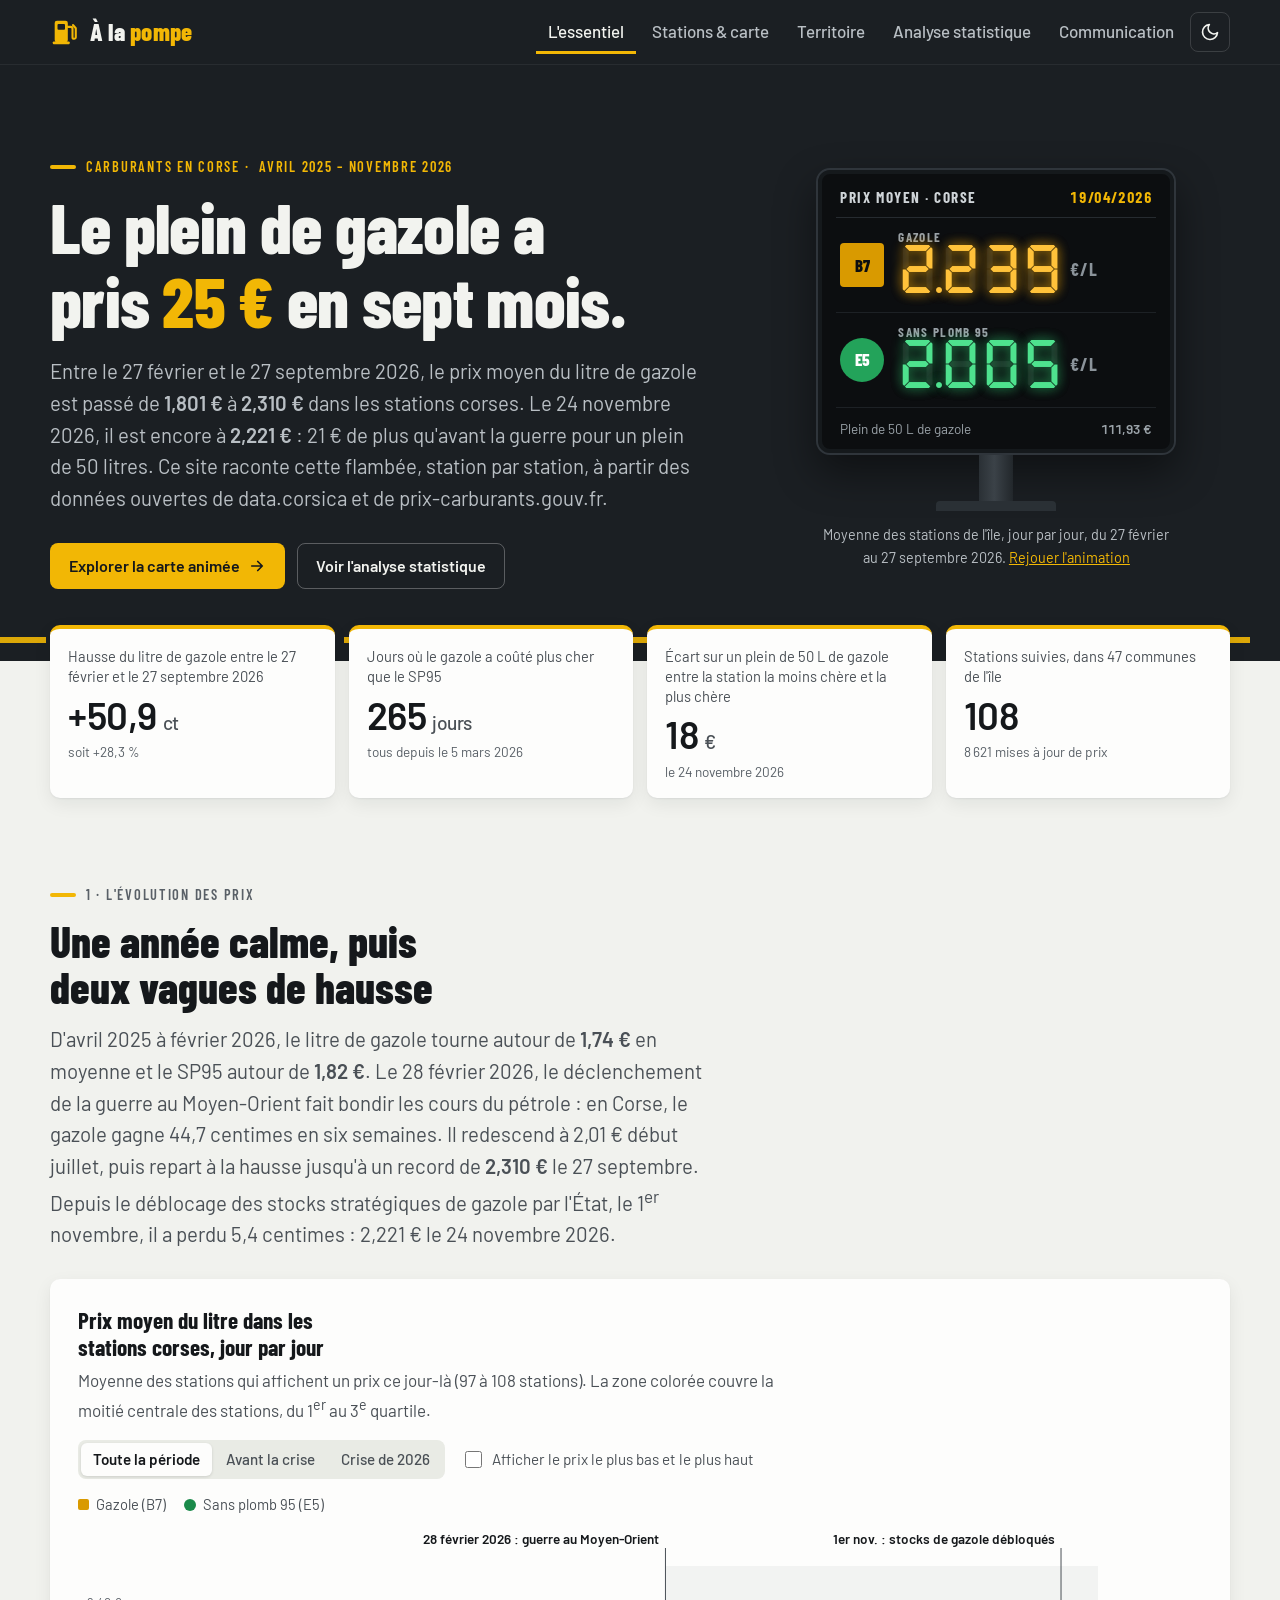
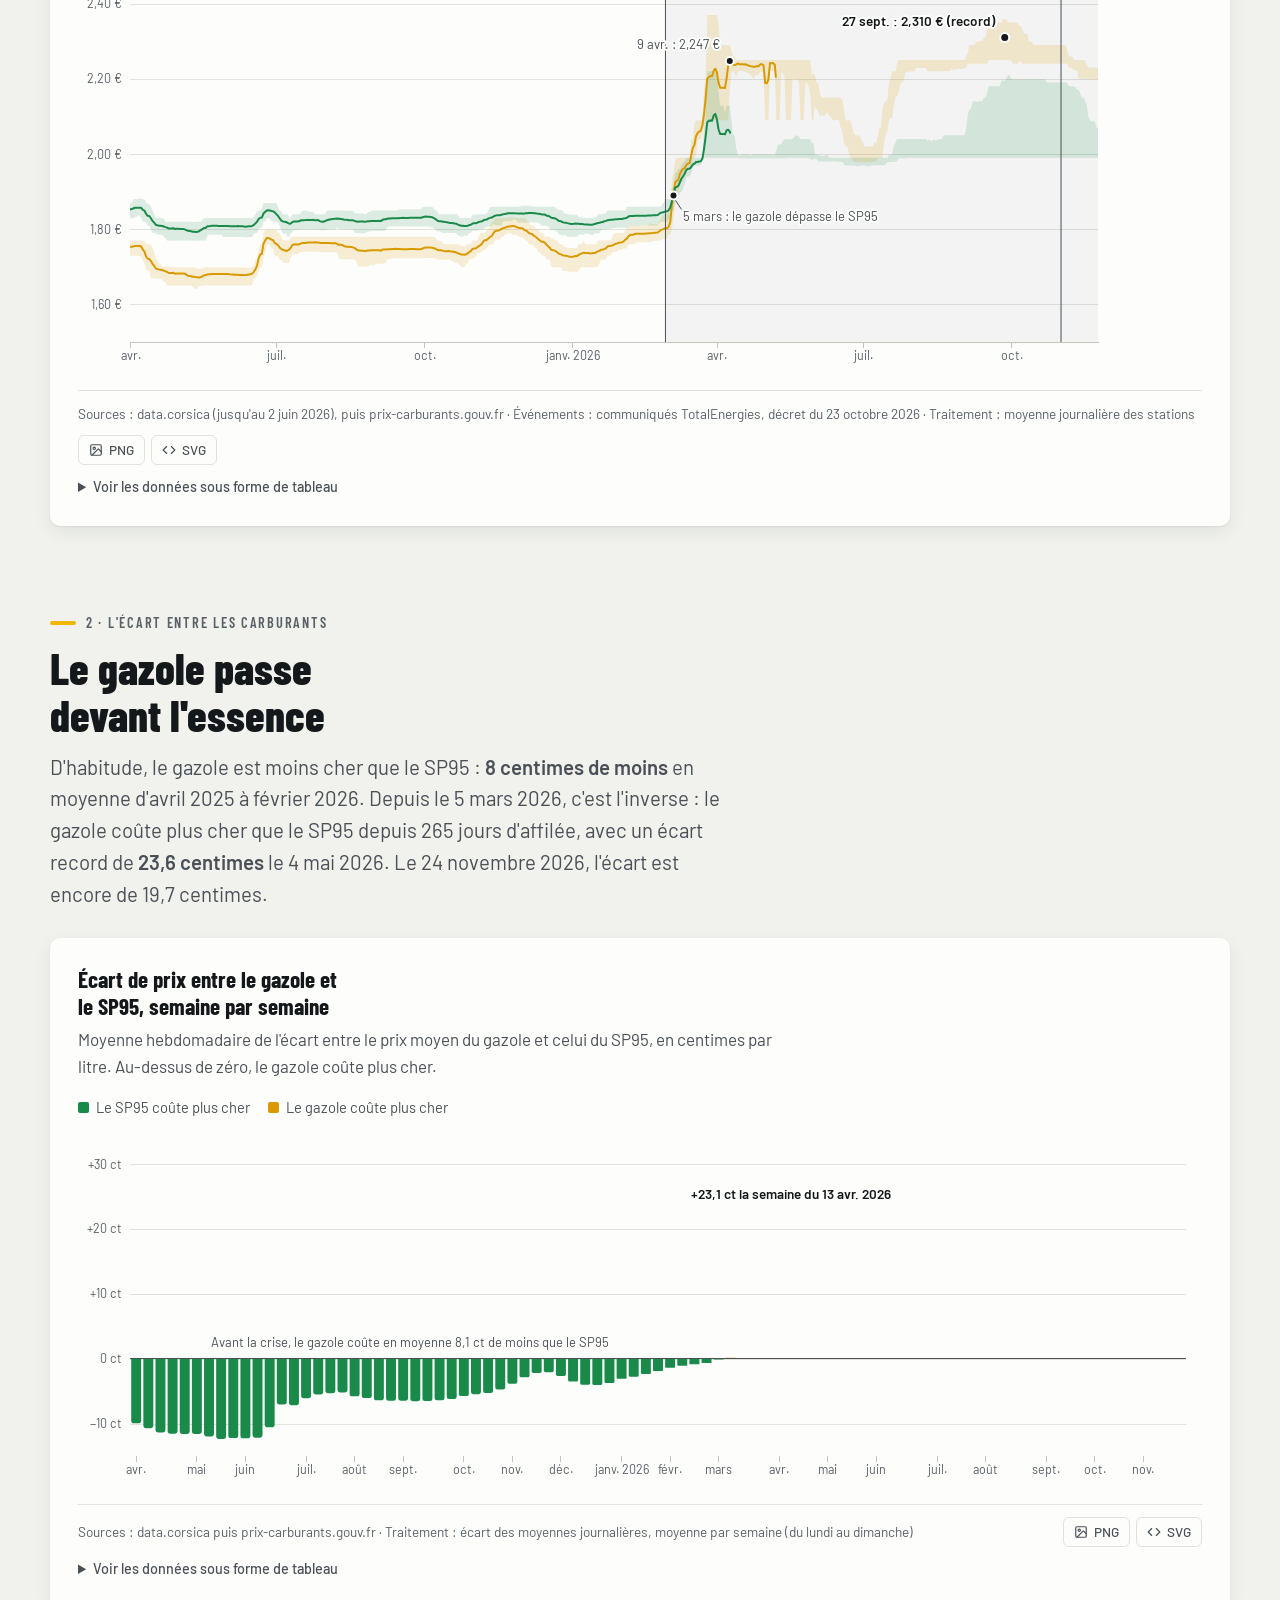
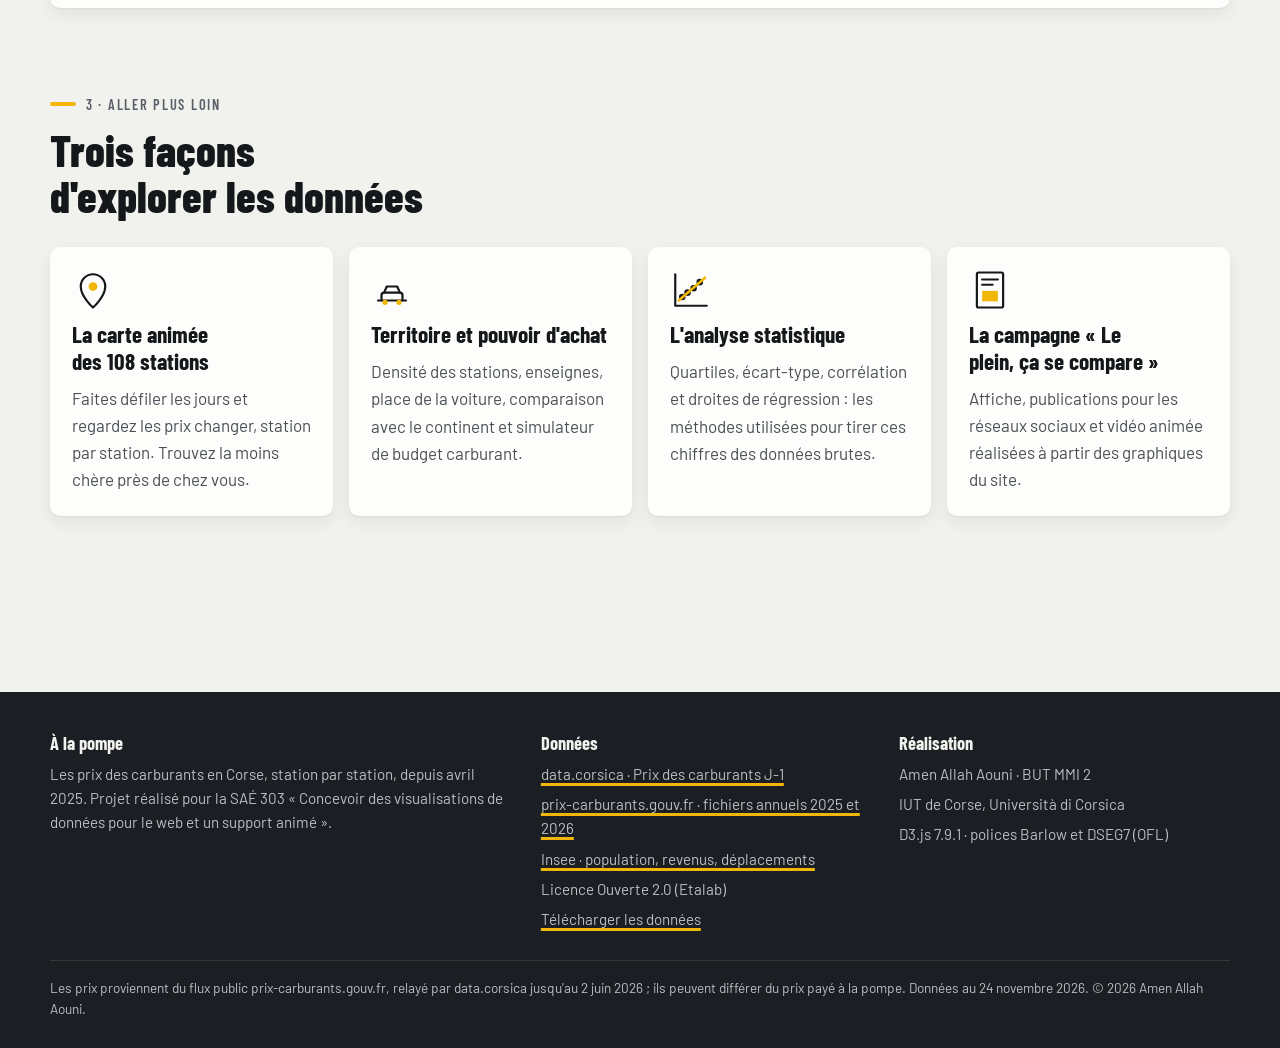
<file: site/index.html>
<!DOCTYPE html>
<html lang="fr">
<head>
  <meta charset="utf-8">
  <meta name="viewport" content="width=device-width, initial-scale=1">
  <title>À la pompe — les prix des carburants en Corse</title>
  <meta name="description" content="Les prix du gazole et du SP95 dans les 108 stations corses depuis avril 2025 : la flambée de 2026 racontée en données (SAÉ 303, BUT MMI).">
  <meta property="og:title" content="À la pompe — les prix des carburants en Corse">
  <meta property="og:description" content="La flambée des carburants de 2026 en Corse, station par station.">
  <meta property="og:image" content="communication/banniere-web-1200x630.png">
  <link rel="icon" href="img/favicon.svg" type="image/svg+xml">
  <link rel="stylesheet" href="css/style.css">
</head>
<body>
<a class="skip" href="#contenu">Aller au contenu</a>

<header class="site-header">
  <div class="wrap">
    <a class="logo" href="index.html" aria-label="À la pompe, accueil">
      <svg viewBox="0 0 32 32" aria-hidden="true"><rect x="5" y="4" width="14" height="23" rx="2.5" fill="#f2b705"/><rect x="8" y="7.5" width="8" height="6" rx="1" fill="#1b1f23"/><rect x="3" y="26" width="18" height="3" rx="1" fill="#f2b705"/><path d="M19 10.5h3a2 2 0 0 1 2 2v9a1.75 1.75 0 0 0 3.5 0v-9.5l-3-3.5" fill="none" stroke="#f2b705" stroke-width="2.2" stroke-linecap="round" stroke-linejoin="round"/></svg>
      <span>À la <em>pompe</em></span>
    </a>
    <button class="icon-btn burger" type="button" aria-expanded="false" aria-controls="nav" aria-label="Ouvrir le menu"><svg viewBox="0 0 24 24" fill="none" stroke="currentColor" stroke-width="2" stroke-linecap="round" aria-hidden="true"><path d="M4 7h16M4 12h16M4 17h16"/></svg></button>
    <nav class="nav" id="nav" aria-label="Navigation principale">
      <a href="index.html" aria-current="page">L'essentiel</a>
      <a href="stations.html">Stations &amp; carte</a>
      <a href="territoire.html">Territoire</a>
      <a href="analyse.html">Analyse statistique</a>
      <a href="communication.html">Communication</a>
      <button class="icon-btn theme-toggle" type="button" aria-label="Changer de thème"></button>
    </nav>
  </div>
</header>

<main id="contenu">
  <section class="band hero" aria-labelledby="titre">
    <div class="wrap">
      <div>
        <p class="eyebrow">Carburants en Corse · <span data-ap="periode">avril 2025 – novembre 2026</span></p>
        <h1 id="titre">Le plein de gazole a pris <span class="hl" data-kpi="surcout">25&nbsp;€</span> en <span data-kpi="duree">sept mois</span>.</h1>
        <p class="lede">Entre le 27 février et le <span data-kpi="date-pic">27 septembre 2026</span>, le prix moyen du litre de gazole est passé de <strong data-kpi="avant">1,801&nbsp;€</strong> à <strong data-kpi="pic">2,310&nbsp;€</strong> dans les stations corses. Le <span data-kpi="date-fin">24 novembre 2026</span>, il est encore à <strong data-kpi="dernier">2,221&nbsp;€</strong>&nbsp;: <span data-kpi="surcout-fin">21&nbsp;€</span> de plus qu'avant la guerre pour un plein de 50&nbsp;litres. Ce site raconte cette flambée, station par station, à partir des données ouvertes de data.corsica et de <span style="white-space:nowrap">prix-carburants.gouv.fr</span>.</p>
        <div class="actions">
          <a class="btn btn-mark" href="stations.html">Explorer la carte animée
            <svg viewBox="0 0 24 24" fill="none" stroke="currentColor" stroke-width="2.2" stroke-linecap="round" stroke-linejoin="round" aria-hidden="true"><path d="M5 12h14M13 6l6 6-6 6"/></svg></a>
          <a class="btn btn-ghost" href="analyse.html">Voir l'analyse statistique</a>
        </div>
      </div>

      <figure class="totem" aria-labelledby="totem-cap">
        <div class="totem-panel">
          <div class="totem-head"><span>Prix moyen · Corse</span><time id="totem-date" datetime="2026-09-27">27/09/2026</time></div>
          <div class="totem-row">
            <span class="fuel-badge b7" aria-hidden="true">B7</span>
            <div><div class="totem-name">Gazole</div><div class="led led-g" aria-live="off"><span class="ghost" aria-hidden="true">8.888</span><span class="on" id="led-g">2.310</span><small>€/L</small></div></div>
          </div>
          <div class="totem-row">
            <span class="fuel-badge e5" aria-hidden="true">E5</span>
            <div><div class="totem-name">Sans plomb 95</div><div class="led led-s" aria-live="off"><span class="ghost" aria-hidden="true">8.888</span><span class="on" id="led-s">2.109</span><small>€/L</small></div></div>
          </div>
          <div class="totem-foot"><span>Plein de 50&nbsp;L de gazole</span><strong class="num" id="totem-plein">115,49&nbsp;€</strong></div>
        </div>
        <div class="totem-pole"></div><div class="totem-base"></div>
        <figcaption class="totem-caption" id="totem-cap">Moyenne des stations de l'île, jour par jour, du 27 février au <span data-kpi="date-pic">27 septembre 2026</span>. <button class="totem-replay" type="button" id="totem-replay">Rejouer l'animation</button></figcaption>
      </figure>
    </div>
  </section>

  <section class="section" aria-label="Chiffres clés" style="padding-top:0">
    <div class="wrap">
      <div class="kpis" id="kpis">
        <div class="kpi"><div class="label">Hausse du litre de gazole entre le 27 février et le <span data-kpi="date-pic">27 septembre 2026</span></div><div class="value" data-kpi="hausse">+50,9<small>&nbsp;ct</small></div><div class="sub" data-kpi="hausse-pct">soit +28,3&nbsp;%</div></div>
        <div class="kpi"><div class="label">Jours où le gazole a coûté plus cher que le SP95</div><div class="value" data-kpi="jours">265<small>&nbsp;jours</small></div><div class="sub" data-kpi="jours-sub">tous depuis le 5 mars 2026</div></div>
        <div class="kpi"><div class="label">Écart sur un plein de 50&nbsp;L de gazole entre la station la moins chère et la plus chère</div><div class="value" data-kpi="ecart-plein">18<small>&nbsp;€</small></div><div class="sub" data-kpi="ecart-date">le 24 novembre 2026</div></div>
        <div class="kpi"><div class="label">Stations suivies, dans 47 communes de l'île</div><div class="value">108</div><div class="sub" data-kpi="maj">8&nbsp;621 mises à jour de prix</div></div>
      </div>
    </div>
  </section>

  <section class="section" aria-labelledby="s1">
    <div class="wrap">
      <div class="section-head">
        <p class="eyebrow">1 · L'évolution des prix</p>
        <h2 id="s1">Une année calme, puis deux vagues de hausse</h2>
        <p class="lede text">D'avril 2025 à février 2026, le litre de gazole tourne autour de <strong>1,74&nbsp;€</strong> en moyenne et le SP95 autour de <strong>1,82&nbsp;€</strong>. Le 28 février 2026, le déclenchement de la guerre au Moyen-Orient fait bondir les cours du pétrole&nbsp;: en Corse, le gazole gagne 44,7 centimes en six semaines. Il redescend à 2,01&nbsp;€ début juillet, puis repart à la hausse jusqu'à un record de <strong data-kpi="pic">2,310&nbsp;€</strong> le <span data-kpi="date-pic-court">27 septembre</span>. <span data-kpi="destockage">Depuis le déblocage des stocks stratégiques de gazole par l'État, le 1<sup>er</sup> novembre, il a perdu 5,4 centimes&nbsp;: 2,221&nbsp;€ le 24 novembre 2026.</span></p>
      </div>

      <figure class="chart-card" id="carte-evolution">
        <div class="chart-head">
          <h3>Prix moyen du litre dans les stations corses, jour par jour</h3>
          <p class="sub">Moyenne des stations qui affichent un prix ce jour-là (<span data-kpi="n-range">97 à 108</span> stations). La zone colorée couvre la moitié centrale des stations, du 1<sup>er</sup> au 3<sup>e</sup> quartile.</p>
        </div>
        <div class="controls">
          <div class="seg" role="group" aria-label="Période affichée" id="evo-periode">
            <button type="button" data-v="tout" aria-pressed="true">Toute la période</button>
            <button type="button" data-v="p1" aria-pressed="false">Avant la crise</button>
            <button type="button" data-v="p2" aria-pressed="false">Crise de 2026</button>
          </div>
          <label class="check"><input type="checkbox" id="evo-extremes"> Afficher le prix le plus bas et le plus haut</label>
        </div>
        <div class="legend" aria-hidden="true">
          <span><i class="key key-sq bg-g"></i>Gazole (B7)</span>
          <span><i class="key key-ci bg-s"></i>Sans plomb 95 (E5)</span>
        </div>
        <div class="chart" id="evolution" role="img" aria-label="Courbes du prix moyen du gazole et du SP95 en Corse d'avril 2025 à novembre 2026. Les prix restent stables autour de 1,74 et 1,82 euro jusqu'en février 2026, puis montent fortement en mars : le gazole atteint 2,247 euros le 9 avril, redescend vers 2,01 euros début juillet, culmine à 2,310 euros le 27 septembre, puis baisse en novembre jusqu'à 2,221 euros le 24 novembre. Il coûte plus cher que le SP95 depuis le 5 mars."></div>
        <figcaption class="chart-foot"><span>Sources : data.corsica (jusqu'au 2 juin 2026), puis prix-carburants.gouv.fr · Événements : communiqués TotalEnergies, décret du 23 octobre 2026 · Traitement : moyenne journalière des stations</span></figcaption>
      </figure>
    </div>
  </section>

  <section class="section" aria-labelledby="s2">
    <div class="wrap">
      <div class="section-head">
        <p class="eyebrow">2 · L'écart entre les carburants</p>
        <h2 id="s2">Le gazole passe devant l'essence</h2>
        <p class="lede text">D'habitude, le gazole est moins cher que le SP95&nbsp;: <strong>8 centimes de moins</strong> en moyenne d'avril 2025 à février 2026. Depuis le 5 mars 2026, c'est l'inverse&nbsp;: <span data-kpi="inversion">le gazole coûte plus cher que le SP95 depuis 265 jours d'affilée</span>, avec un écart record de <strong data-kpi="ecart-max">23,6 centimes</strong> le 4 mai 2026. <span data-kpi="ecart-fin-phrase">Le 24 novembre 2026, l'écart est encore de 19,7 centimes.</span></p>
      </div>
      <figure class="chart-card" id="carte-ecart">
        <div class="chart-head">
          <h3>Écart de prix entre le gazole et le SP95, semaine par semaine</h3>
          <p class="sub">Moyenne hebdomadaire de l'écart entre le prix moyen du gazole et celui du SP95, en centimes par litre. Au-dessus de zéro, le gazole coûte plus cher.</p>
        </div>
        <div class="legend" aria-hidden="true">
          <span><i class="key key-sq bg-s"></i>Le SP95 coûte plus cher</span>
          <span><i class="key key-sq bg-g"></i>Le gazole coûte plus cher</span>
        </div>
        <div class="chart" id="ecart" role="img" aria-label="Diagramme en barres de l'écart hebdomadaire entre gazole et SP95 : environ 8 centimes en faveur du gazole jusqu'en février 2026, puis un écart qui s'inverse début mars et dépasse 23 centimes en défaveur du gazole mi-avril. Il retombe à 3 centimes début juillet, remonte à plus de 22 centimes en août et reste entre 16 et 20 centimes jusqu'à fin novembre 2026."></div>
        <figcaption class="chart-foot"><span>Sources : data.corsica puis prix-carburants.gouv.fr · Traitement : écart des moyennes journalières, moyenne par semaine (du lundi au dimanche)</span></figcaption>
      </figure>
    </div>
  </section>

  <section class="section" aria-labelledby="s3">
    <div class="wrap">
      <div class="section-head">
        <p class="eyebrow">3 · Aller plus loin</p>
        <h2 id="s3">Trois façons d'explorer les données</h2>
      </div>
      <div class="cards">
        <a class="card" href="stations.html">
          <svg class="pic" viewBox="0 0 48 48" fill="none" stroke="currentColor" stroke-width="2.5" stroke-linejoin="round" aria-hidden="true"><path d="M24 44s14-12.4 14-24a14 14 0 0 0-28 0c0 11.6 14 24 14 24z"/><circle cx="24" cy="20" r="5" fill="var(--mark)" stroke="none"/></svg>
          <h3>La carte animée des 108 stations</h3>
          <p>Faites défiler les jours et regardez les prix changer, station par station. Trouvez la moins chère près de chez vous.</p>
        </a>
        <a class="card" href="territoire.html">
          <svg class="pic" viewBox="0 0 48 48" fill="none" stroke="currentColor" stroke-width="2.5" stroke-linecap="round" stroke-linejoin="round" aria-hidden="true"><path d="M8 36h32"/><path d="M12 36v-6a3 3 0 0 1 3-3h18a3 3 0 0 1 3 3v6"/><path d="M15 27l3-7h12l3 7"/><circle cx="16" cy="38" r="3" fill="var(--mark)" stroke="none"/><circle cx="32" cy="38" r="3" fill="var(--mark)" stroke="none"/></svg>
          <h3>Territoire et pouvoir d'achat</h3>
          <p>Densité des stations, enseignes, place de la voiture, comparaison avec le continent et simulateur de budget carburant.</p>
        </a>
        <a class="card" href="analyse.html">
          <svg class="pic" viewBox="0 0 48 48" fill="none" stroke="currentColor" stroke-width="2.5" stroke-linecap="round" aria-hidden="true"><path d="M6 42h36M6 42V6"/><circle cx="14" cy="32" r="2.5" fill="currentColor"/><circle cx="20" cy="27" r="2.5" fill="currentColor"/><circle cx="27" cy="22" r="2.5" fill="currentColor"/><circle cx="34" cy="15" r="2.5" fill="currentColor"/><path d="M10 36 40 10" stroke="var(--mark)" stroke-width="3"/></svg>
          <h3>L'analyse statistique</h3>
          <p>Quartiles, écart-type, corrélation et droites de régression&nbsp;: les méthodes utilisées pour tirer ces chiffres des données brutes.</p>
        </a>
        <a class="card" href="communication.html">
          <svg class="pic" viewBox="0 0 48 48" fill="none" stroke="currentColor" stroke-width="2.5" stroke-linejoin="round" aria-hidden="true"><rect x="9" y="4" width="30" height="40" rx="2"/><path d="M15 12h18M15 18h12" stroke-linecap="round"/><rect x="15" y="25" width="18" height="12" fill="var(--mark)" stroke="none"/></svg>
          <h3>La campagne «&nbsp;Le plein, ça se compare&nbsp;»</h3>
          <p>Affiche, publications pour les réseaux sociaux et vidéo animée réalisées à partir des graphiques du site.</p>
        </a>
      </div>
    </div>
  </section>
</main>

<footer class="site-footer">
  <div class="wrap">
    <div>
      <h3>À la pompe</h3>
      <p>Les prix des carburants en Corse, station par station, depuis avril 2025. Projet réalisé pour la SAÉ 303 «&nbsp;Concevoir des visualisations de données pour le web et un support animé&nbsp;».</p>
    </div>
    <div>
      <h3>Données</h3>
      <ul>
        <li><a href="https://data.corsica/datasets/prix-des-carburants-j-1-avec-historique-en-corse">data.corsica · Prix des carburants J-1</a></li>
        <li><a href="https://www.prix-carburants.gouv.fr/rubrique/opendata/">prix-carburants.gouv.fr · fichiers annuels 2025 et 2026</a></li>
        <li><a href="https://www.insee.fr/">Insee · population, revenus, déplacements</a></li>
        <li>Licence Ouverte 2.0 (Etalab)</li>
        <li><a href="analyse.html#telechargements">Télécharger les données</a></li>
      </ul>
    </div>
    <div>
      <h3>Réalisation</h3>
      <ul>
        <li>Amen Allah Aouni · BUT MMI 2</li>
        <li>IUT de Corse, Università di Corsica</li>
        <li>D3.js 7.9.1 · polices Barlow et DSEG7 (OFL)</li>
      </ul>
    </div>
    <p class="legal">Les prix proviennent du flux public prix-carburants.gouv.fr, relayé par data.corsica jusqu'au 2 juin 2026&nbsp;; ils peuvent différer du prix payé à la pompe. Données au <span data-ap="date-fin">24 novembre 2026</span>. © <span data-annee>2026</span> Amen Allah Aouni.</p>
  </div>
</footer>

<script src="js/vendor/d3.v7.9.1.min.js"></script>
<script src="data/data.js"></script>
<script src="js/common.js"></script>
<script src="js/accueil.js"></script>
</body>
</html>
</file>
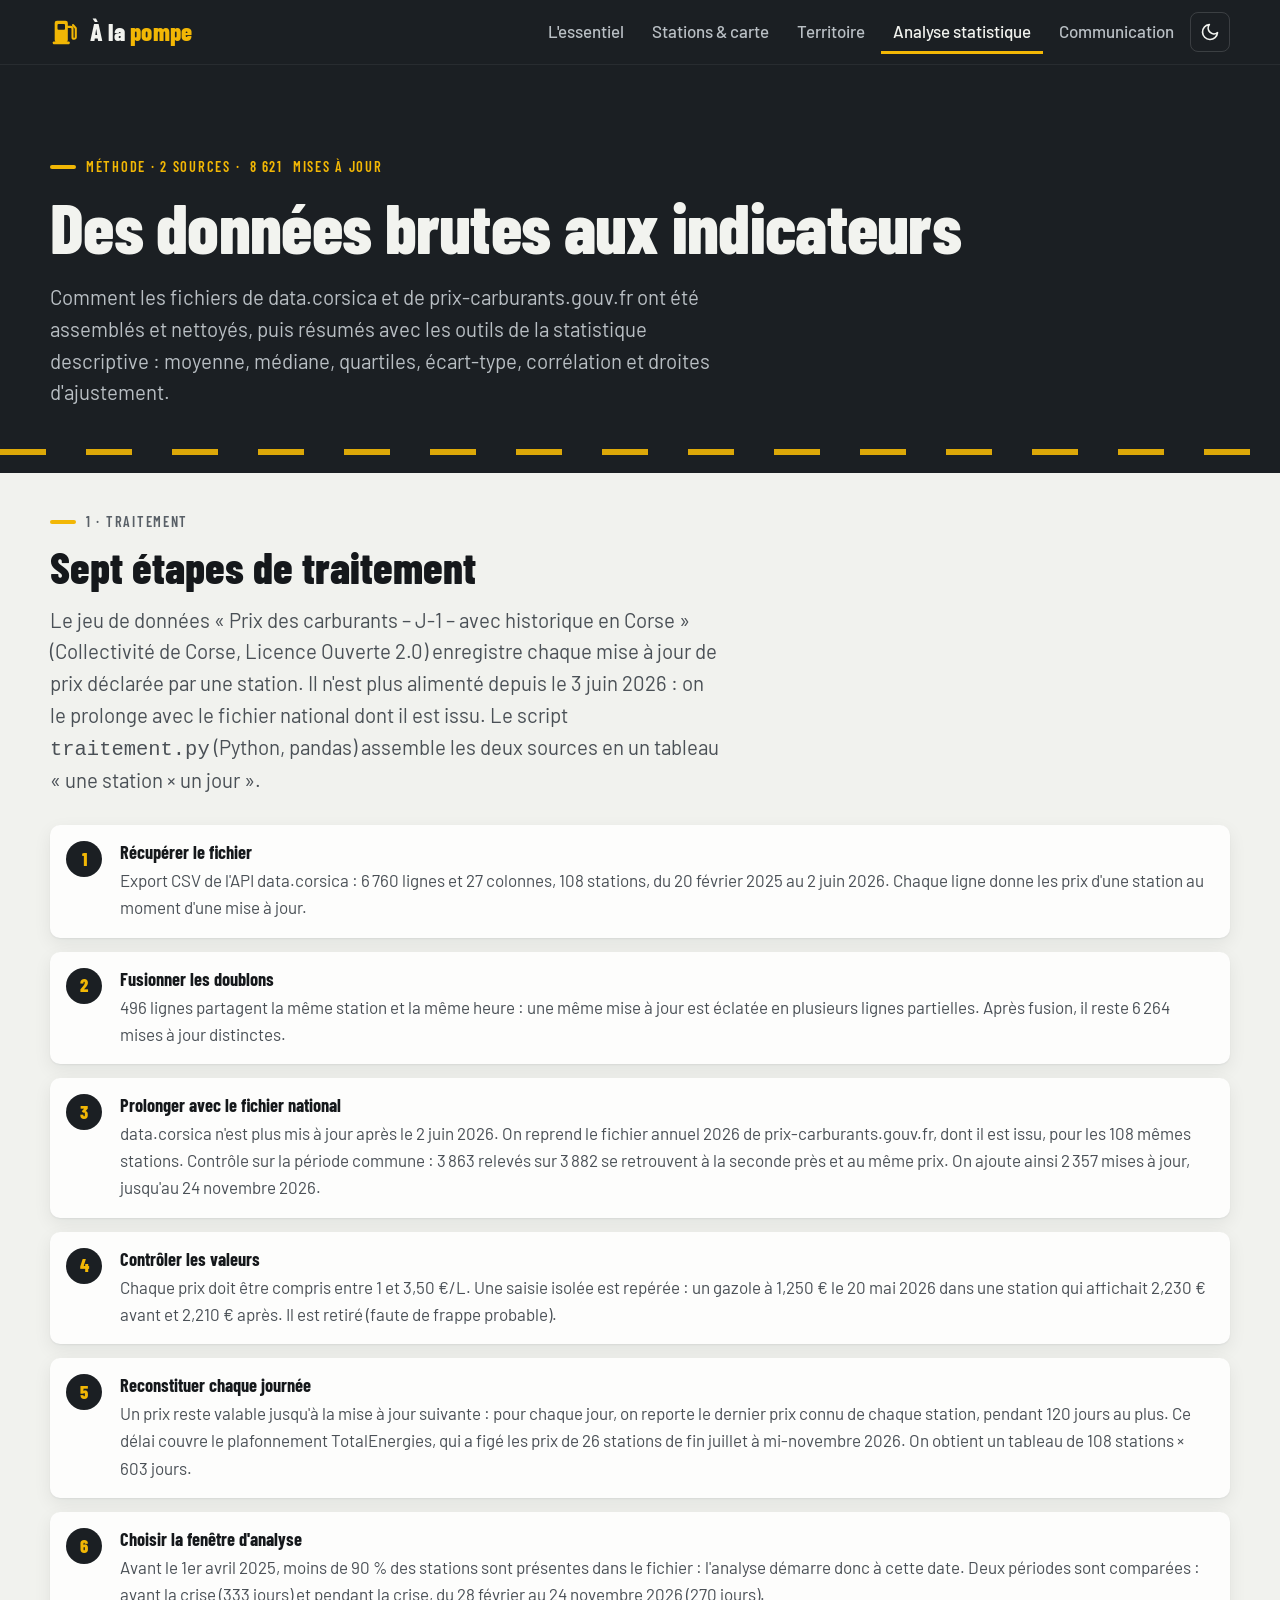
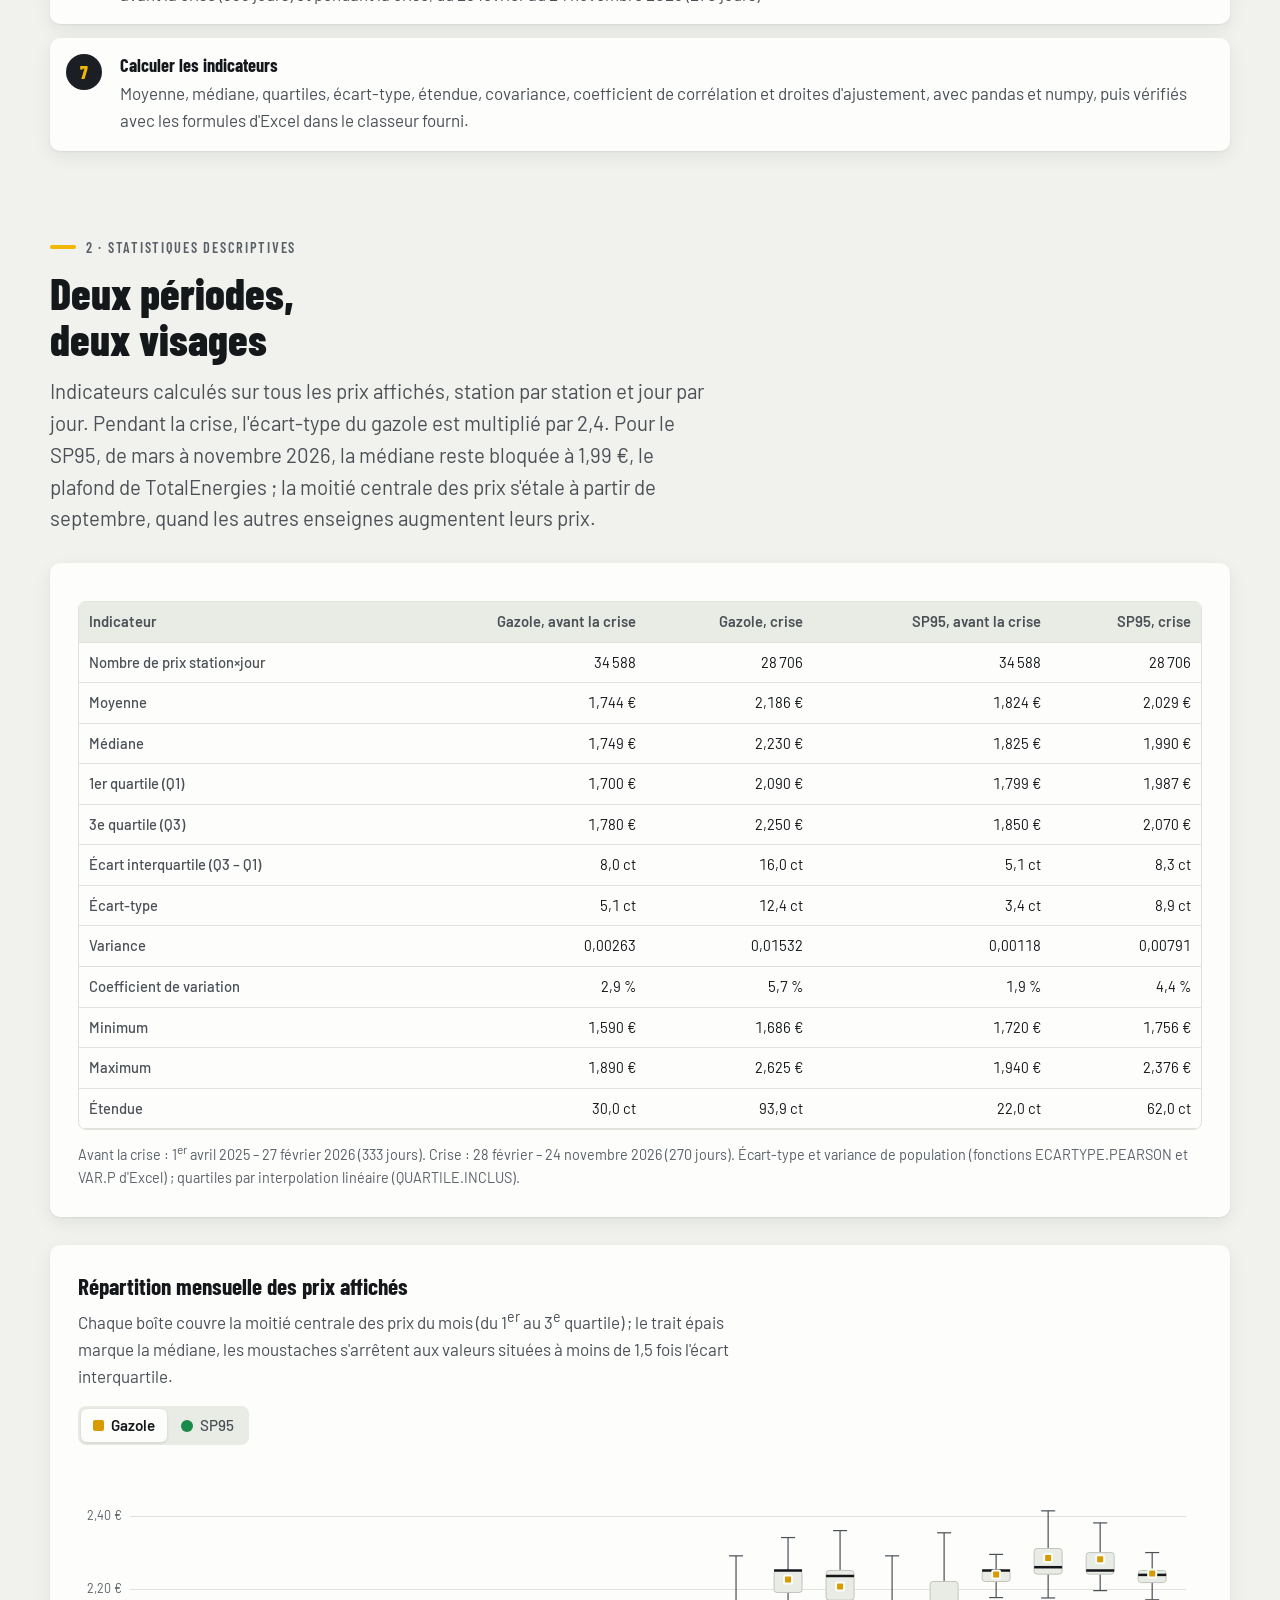
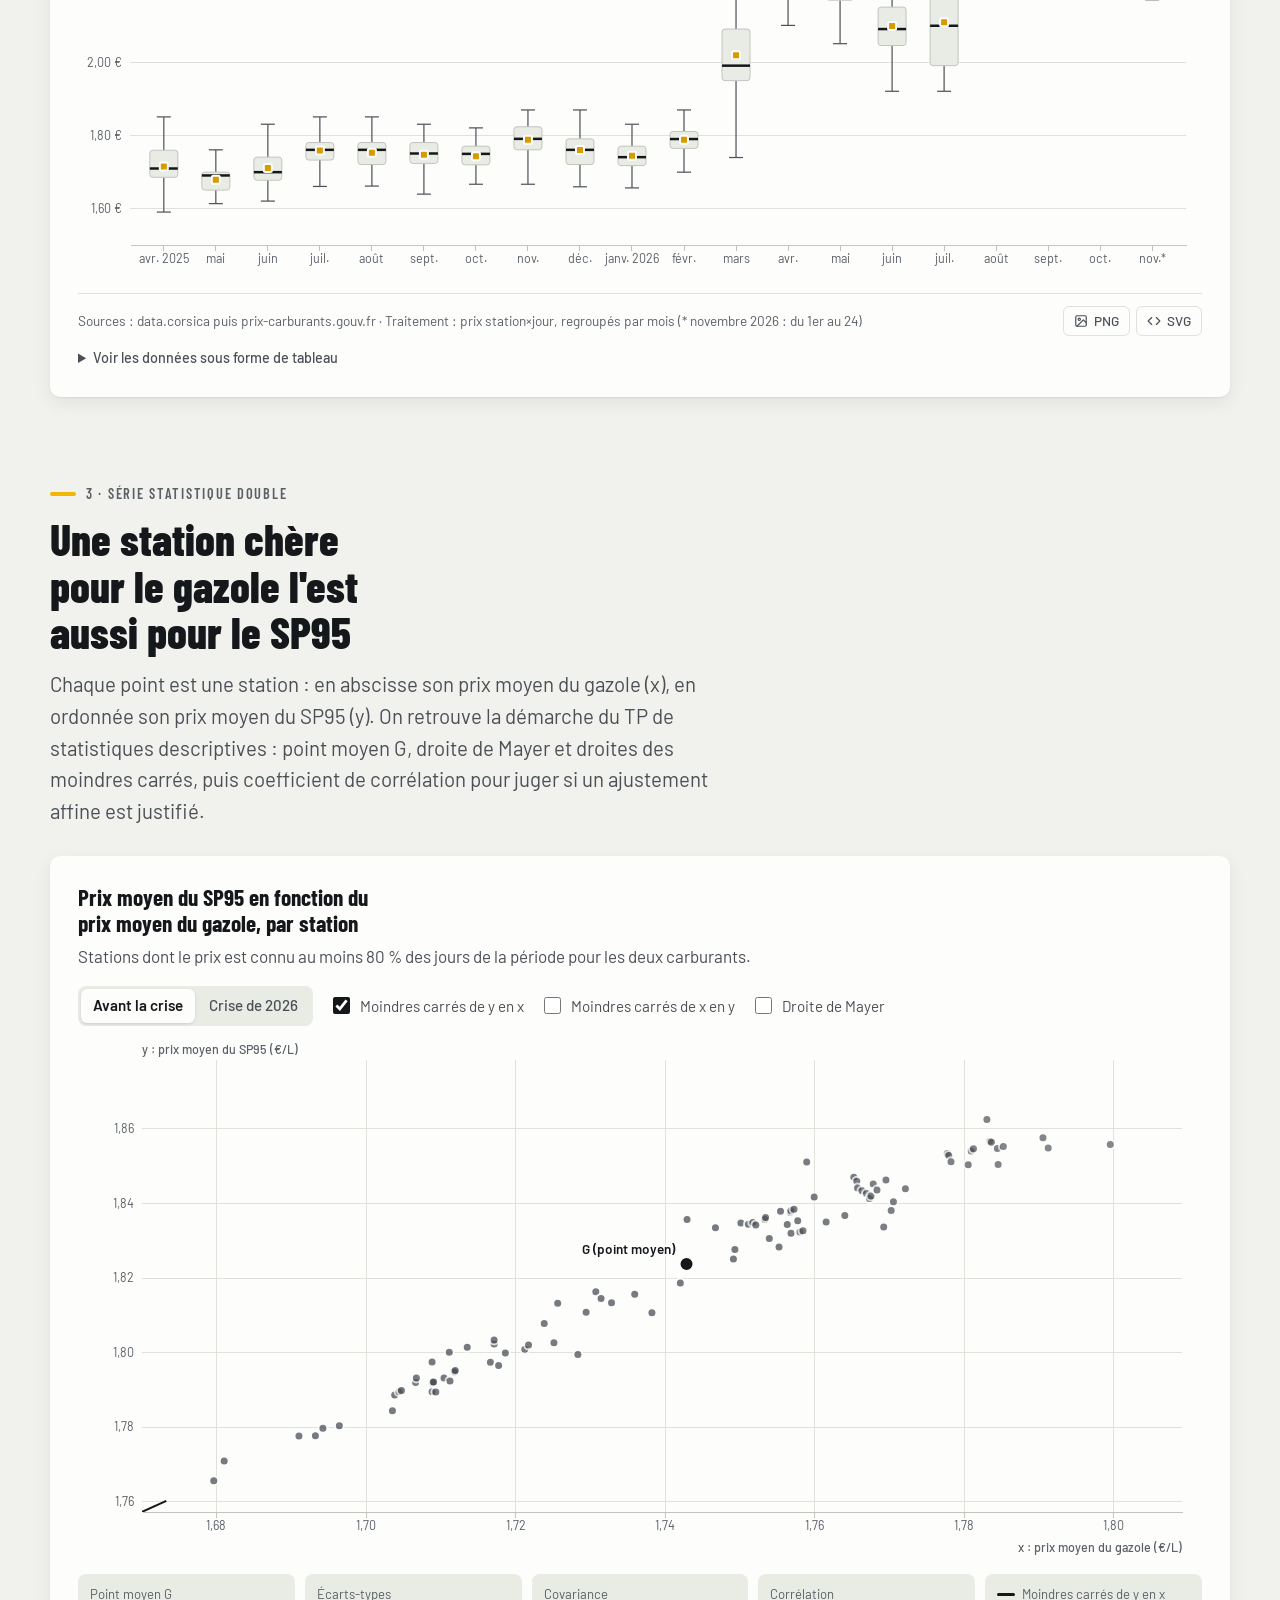
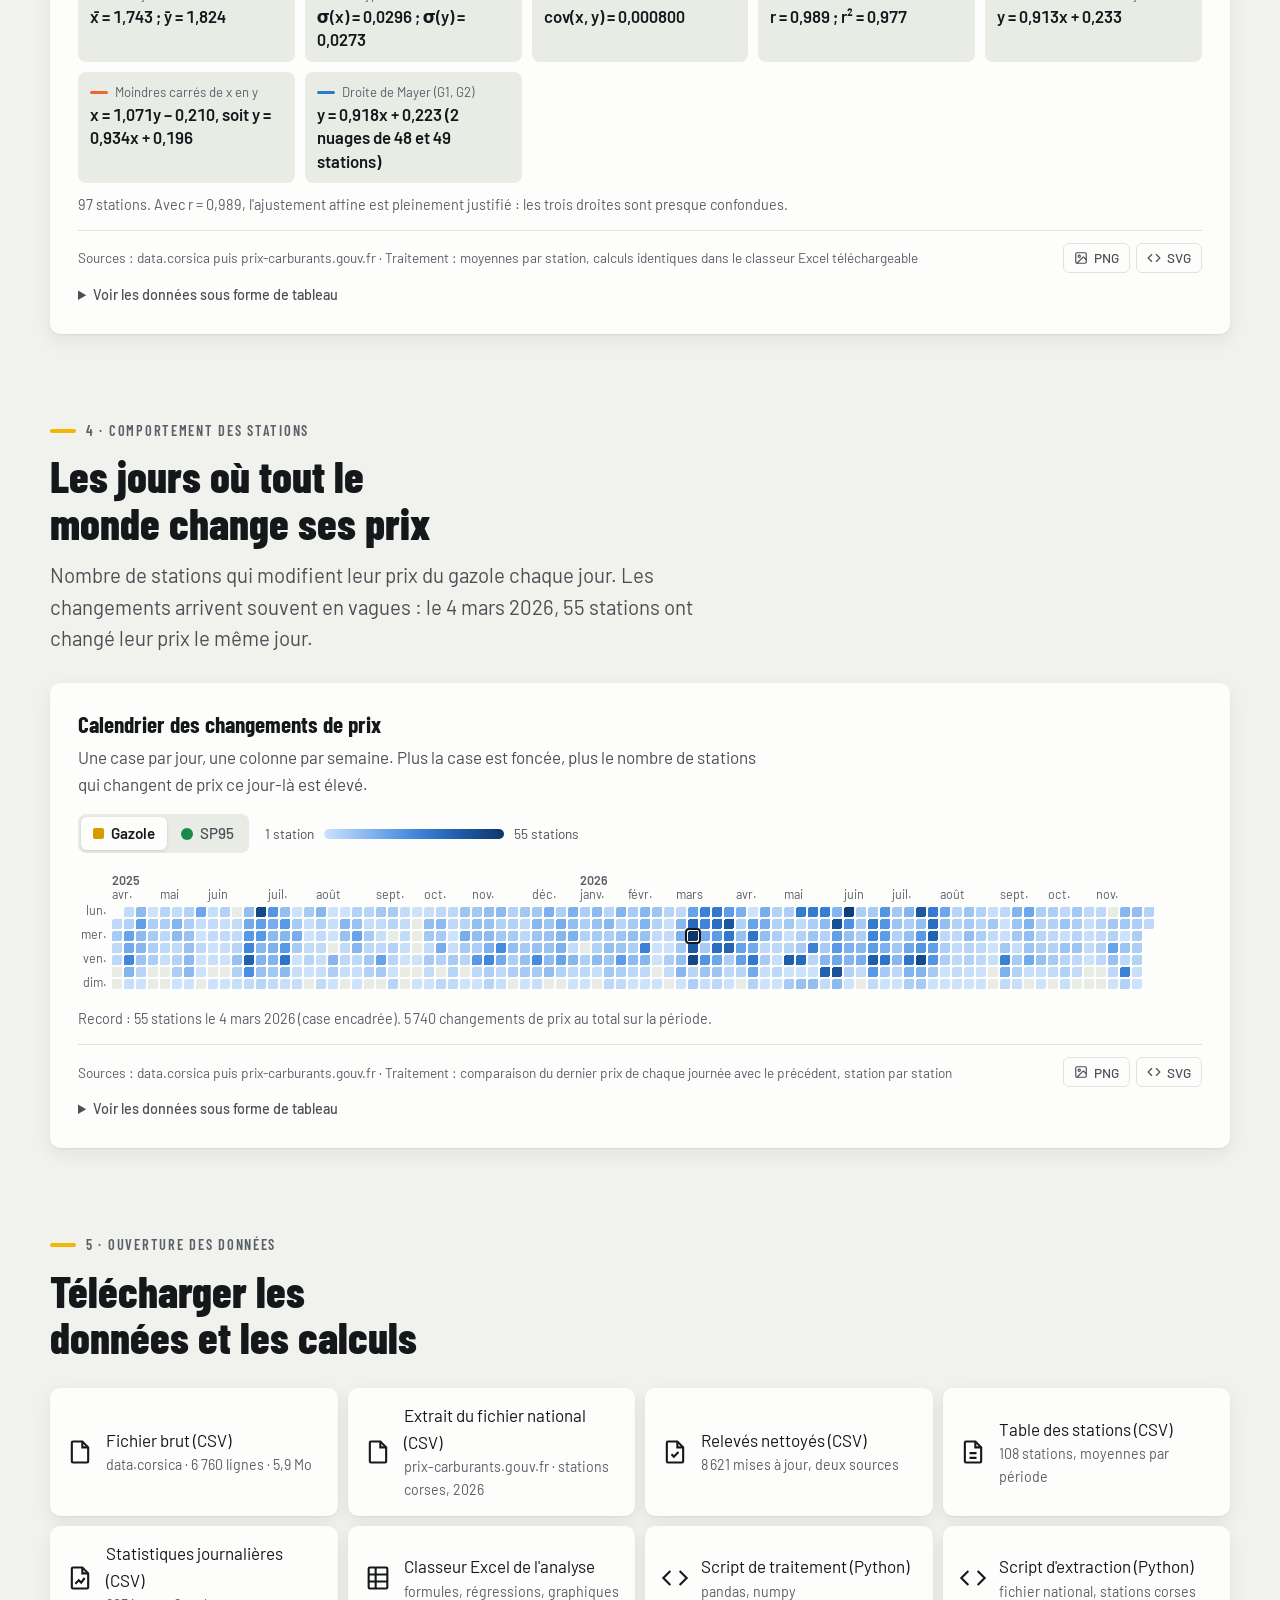
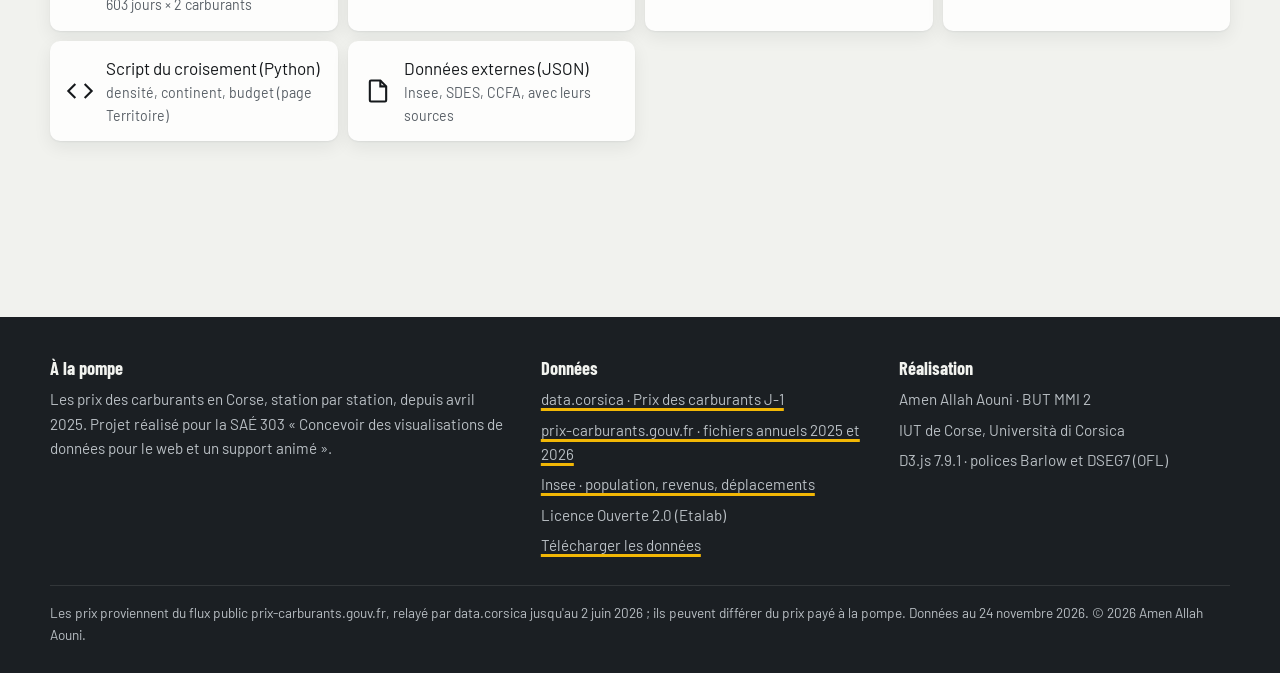
<file: site/analyse.html>
<!DOCTYPE html>
<html lang="fr">
<head>
  <meta charset="utf-8">
  <meta name="viewport" content="width=device-width, initial-scale=1">
  <title>Analyse statistique — À la pompe</title>
  <meta name="description" content="Méthode de traitement des données et statistiques descriptives des prix des carburants en Corse : quartiles, écart-type, corrélation, droites de régression.">
  <link rel="icon" href="img/favicon.svg" type="image/svg+xml">
  <link rel="stylesheet" href="css/style.css">
</head>
<body>
<a class="skip" href="#contenu">Aller au contenu</a>

<header class="site-header">
  <div class="wrap">
    <a class="logo" href="index.html" aria-label="À la pompe, accueil">
      <svg viewBox="0 0 32 32" aria-hidden="true"><rect x="5" y="4" width="14" height="23" rx="2.5" fill="#f2b705"/><rect x="8" y="7.5" width="8" height="6" rx="1" fill="#1b1f23"/><rect x="3" y="26" width="18" height="3" rx="1" fill="#f2b705"/><path d="M19 10.5h3a2 2 0 0 1 2 2v9a1.75 1.75 0 0 0 3.5 0v-9.5l-3-3.5" fill="none" stroke="#f2b705" stroke-width="2.2" stroke-linecap="round" stroke-linejoin="round"/></svg>
      <span>À la <em>pompe</em></span>
    </a>
    <button class="icon-btn burger" type="button" aria-expanded="false" aria-controls="nav" aria-label="Ouvrir le menu"><svg viewBox="0 0 24 24" fill="none" stroke="currentColor" stroke-width="2" stroke-linecap="round" aria-hidden="true"><path d="M4 7h16M4 12h16M4 17h16"/></svg></button>
    <nav class="nav" id="nav" aria-label="Navigation principale">
      <a href="index.html">L'essentiel</a>
      <a href="stations.html">Stations &amp; carte</a>
      <a href="territoire.html">Territoire</a>
      <a href="analyse.html" aria-current="page">Analyse statistique</a>
      <a href="communication.html">Communication</a>
      <button class="icon-btn theme-toggle" type="button" aria-label="Changer de thème"></button>
    </nav>
  </div>
</header>

<main id="contenu">
  <section class="band hero" aria-labelledby="titre" style="padding-bottom:64px">
    <div class="wrap" style="grid-template-columns:1fr">
      <div>
        <p class="eyebrow">Méthode · 2 sources · <span data-ap="maj">8 621</span> mises à jour</p>
        <h1 id="titre">Des données brutes aux indicateurs</h1>
        <p class="lede">Comment les fichiers de data.corsica et de prix-carburants.gouv.fr ont été assemblés et nettoyés, puis résumés avec les outils de la statistique descriptive&nbsp;: moyenne, médiane, quartiles, écart-type, corrélation et droites d'ajustement.</p>
      </div>
    </div>
  </section>

  <section class="section" aria-labelledby="s1" style="padding-top:40px">
    <div class="wrap">
      <div class="section-head">
        <p class="eyebrow">1 · Traitement</p>
        <h2 id="s1">Sept étapes de traitement</h2>
        <p class="lede text">Le jeu de données «&nbsp;Prix des carburants – J-1 – avec historique en Corse&nbsp;» (Collectivité de Corse, Licence Ouverte 2.0) enregistre chaque mise à jour de prix déclarée par une station. Il n'est plus alimenté depuis le 3 juin 2026&nbsp;: on le prolonge avec le fichier national dont il est issu. Le script <code>traitement.py</code> (Python, pandas) assemble les deux sources en un tableau «&nbsp;une station × un jour&nbsp;».</p>
      </div>
      <ol class="steps" id="etapes"></ol>
    </div>
  </section>

  <section class="section" aria-labelledby="s2">
    <div class="wrap">
      <div class="section-head">
        <p class="eyebrow">2 · Statistiques descriptives</p>
        <h2 id="s2">Deux périodes, deux visages</h2>
        <p class="lede text">Indicateurs calculés sur tous les prix affichés, station par station et jour par jour. Pendant la crise, l'écart-type du gazole est multiplié par <span data-ap="ratio-et">2,4</span>. Pour le SP95, de mars à novembre 2026, la médiane reste bloquée à 1,99&nbsp;€, le plafond de TotalEnergies&nbsp;; la moitié centrale des prix s'étale à partir de septembre, quand les autres enseignes augmentent leurs prix.</p>
      </div>
      <div class="chart-card">
        <div class="table-scroll" style="max-height:none" tabindex="0" role="region" aria-label="Tableau des indicateurs, défilable">
          <table id="table-desc">
            <caption class="sr-only">Statistiques descriptives des prix par carburant et par période</caption>
            <thead><tr><th scope="col">Indicateur</th><th scope="col" class="n">Gazole, avant la crise</th><th scope="col" class="n">Gazole, crise</th><th scope="col" class="n">SP95, avant la crise</th><th scope="col" class="n">SP95, crise</th></tr></thead>
            <tbody></tbody>
          </table>
        </div>
        <p class="ctl-label" style="margin-top:10px">Avant la crise : 1<sup>er</sup> avril 2025 – 27 février 2026 (333 jours). Crise : 28 février – <span data-ap="date-fin">24 novembre 2026</span> (<span data-ap="p2-jours">270</span> jours). Écart-type et variance de population (fonctions ECARTYPE.PEARSON et VAR.P d'Excel)&nbsp;; quartiles par interpolation linéaire (QUARTILE.INCLUS).</p>
      </div>

      <figure class="chart-card" id="carte-boites">
        <div class="chart-head">
          <h3>Répartition mensuelle des prix affichés</h3>
          <p class="sub">Chaque boîte couvre la moitié centrale des prix du mois (du 1<sup>er</sup> au 3<sup>e</sup> quartile)&nbsp;; le trait épais marque la médiane, les moustaches s'arrêtent aux valeurs situées à moins de 1,5 fois l'écart interquartile.</p>
        </div>
        <div class="controls">
          <div class="seg" role="group" aria-label="Carburant" id="bx-carb">
            <button type="button" data-v="g" aria-pressed="true"><i class="key key-sq bg-g"></i>Gazole</button>
            <button type="button" data-v="s" aria-pressed="false"><i class="key key-ci bg-s"></i>SP95</button>
          </div>
        </div>
        <div class="chart" id="boites" role="img" aria-label="Boîtes à moustaches mensuelles des prix : boîtes étroites et stables d'avril 2025 à février 2026, puis plus hautes et plus étalées à partir de mars 2026. Pour le SP95, les boîtes restent collées à 1,99 euro de juin à août, puis s'élargissent de septembre à novembre."></div>
        <figcaption class="chart-foot"><span>Sources : data.corsica puis prix-carburants.gouv.fr · Traitement : prix station×jour, regroupés par mois<span data-ap="note-mois-partiel"> (* novembre 2026 (1er–24 nov.))</span></span></figcaption>
      </figure>
    </div>
  </section>

  <section class="section" aria-labelledby="s3">
    <div class="wrap">
      <div class="section-head">
        <p class="eyebrow">3 · Série statistique double</p>
        <h2 id="s3">Une station chère pour le gazole l'est aussi pour le SP95</h2>
        <p class="lede text">Chaque point est une station&nbsp;: en abscisse son prix moyen du gazole (x), en ordonnée son prix moyen du SP95 (y). On retrouve la démarche du TP de statistiques descriptives&nbsp;: point moyen G, droite de Mayer et droites des moindres carrés, puis coefficient de corrélation pour juger si un ajustement affine est justifié.</p>
      </div>
      <figure class="chart-card" id="carte-nuage">
        <div class="chart-head">
          <h3>Prix moyen du SP95 en fonction du prix moyen du gazole, par station</h3>
          <p class="sub">Stations dont le prix est connu au moins 80&nbsp;% des jours de la période pour les deux carburants.</p>
        </div>
        <div class="controls">
          <div class="seg" role="group" aria-label="Période" id="nu-per">
            <button type="button" data-v="P1" aria-pressed="true">Avant la crise</button>
            <button type="button" data-v="P2" aria-pressed="false">Crise de 2026</button>
          </div>
          <label class="check"><input type="checkbox" id="nu-yx" checked> Moindres carrés de y en x</label>
          <label class="check"><input type="checkbox" id="nu-xy"> Moindres carrés de x en y</label>
          <label class="check"><input type="checkbox" id="nu-mayer"> Droite de Mayer</label>
        </div>
        <div class="chart" id="nuage" role="img" aria-label="Nuage de points des stations : le prix moyen du SP95 augmente presque proportionnellement au prix moyen du gazole, avec un coefficient de corrélation de 0,99 avant la crise."></div>
        <div class="reg-panel" id="reg-panel" aria-live="polite"></div>
        <figcaption class="chart-foot"><span>Sources : data.corsica puis prix-carburants.gouv.fr · Traitement : moyennes par station, calculs identiques dans le classeur Excel téléchargeable</span></figcaption>
      </figure>
    </div>
  </section>

  <section class="section" aria-labelledby="s4">
    <div class="wrap">
      <div class="section-head">
        <p class="eyebrow">4 · Comportement des stations</p>
        <h2 id="s4">Les jours où tout le monde change ses prix</h2>
        <p class="lede text">Nombre de stations qui modifient leur prix du gazole chaque jour. Les changements arrivent souvent en vagues&nbsp;: le <span data-ap="record-chg-date">4 mars 2026</span>, <span data-ap="record-chg-n">55</span> stations ont changé leur prix le même jour.</p>
      </div>
      <figure class="chart-card" id="carte-calendrier">
        <div class="chart-head">
          <h3>Calendrier des changements de prix</h3>
          <p class="sub">Une case par jour, une colonne par semaine. Plus la case est foncée, plus le nombre de stations qui changent de prix ce jour-là est élevé.</p>
        </div>
        <div class="controls">
          <div class="seg" role="group" aria-label="Carburant" id="ca-carb">
            <button type="button" data-v="g" aria-pressed="true"><i class="key key-sq bg-g"></i>Gazole</button>
            <button type="button" data-v="s" aria-pressed="false"><i class="key key-ci bg-s"></i>SP95</button>
          </div>
          <div class="scale-legend" aria-hidden="true" id="ca-legende"></div>
        </div>
        <div class="chart" id="calendrier" role="img" aria-label="Calendrier des changements de prix : quelques jours concentrent beaucoup de changements, en particulier début mars 2026."></div>
        <figcaption class="chart-foot"><span>Sources : data.corsica puis prix-carburants.gouv.fr · Traitement : comparaison du dernier prix de chaque journée avec le précédent, station par station</span></figcaption>
      </figure>
    </div>
  </section>

  <section class="section" aria-labelledby="telechargements">
    <div class="wrap">
      <div class="section-head">
        <p class="eyebrow">5 · Ouverture des données</p>
        <h2 id="telechargements">Télécharger les données et les calculs</h2>
      </div>
      <div class="dl-list">
        <a class="dl" href="data/brut/prix-des-carburants-j-1-avec-historique-en-corse.csv" download><svg viewBox="0 0 24 24" fill="none" stroke="currentColor" stroke-width="1.8" aria-hidden="true"><path d="M14 3H6a1 1 0 0 0-1 1v16a1 1 0 0 0 1 1h12a1 1 0 0 0 1-1V8z"/><path d="M14 3v5h5"/></svg><span>Fichier brut (CSV)<small>data.corsica · 6 760 lignes · 5,9 Mo</small></span></a>
        <a class="dl" href="data/brut/national-2026-corse-prix.csv" download><svg viewBox="0 0 24 24" fill="none" stroke="currentColor" stroke-width="1.8" aria-hidden="true"><path d="M14 3H6a1 1 0 0 0-1 1v16a1 1 0 0 0 1 1h12a1 1 0 0 0 1-1V8z"/><path d="M14 3v5h5"/></svg><span>Extrait du fichier national (CSV)<small>prix-carburants.gouv.fr · stations corses, 2026</small></span></a>
        <a class="dl" href="data/propre/releves_nettoyes.csv" download><svg viewBox="0 0 24 24" fill="none" stroke="currentColor" stroke-width="1.8" aria-hidden="true"><path d="M14 3H6a1 1 0 0 0-1 1v16a1 1 0 0 0 1 1h12a1 1 0 0 0 1-1V8z"/><path d="M14 3v5h5M9 14l2 2 4-4"/></svg><span>Relevés nettoyés (CSV)<small><span data-ap="maj">8 621</span> mises à jour, deux sources</small></span></a>
        <a class="dl" href="data/propre/stations.csv" download><svg viewBox="0 0 24 24" fill="none" stroke="currentColor" stroke-width="1.8" aria-hidden="true"><path d="M14 3H6a1 1 0 0 0-1 1v16a1 1 0 0 0 1 1h12a1 1 0 0 0 1-1V8z"/><path d="M14 3v5h5M9 13h6M9 17h6"/></svg><span>Table des stations (CSV)<small>108 stations, moyennes par période</small></span></a>
        <a class="dl" href="data/propre/prix_journaliers_statistiques.csv" download><svg viewBox="0 0 24 24" fill="none" stroke="currentColor" stroke-width="1.8" aria-hidden="true"><path d="M14 3H6a1 1 0 0 0-1 1v16a1 1 0 0 0 1 1h12a1 1 0 0 0 1-1V8z"/><path d="M14 3v5h5M8 17l3-3 2 2 3-4"/></svg><span>Statistiques journalières (CSV)<small><span data-ap="jours">603</span> jours × 2 carburants</small></span></a>
        <a class="dl" href="data/analyse_statistique_carburants.xlsx" download><svg viewBox="0 0 24 24" fill="none" stroke="currentColor" stroke-width="1.8" aria-hidden="true"><rect x="4" y="3" width="16" height="18" rx="1"/><path d="M4 9h16M4 15h16M10 3v18"/></svg><span>Classeur Excel de l'analyse<small>formules, régressions, graphiques</small></span></a>
        <a class="dl" href="data/traitement.py" download><svg viewBox="0 0 24 24" fill="none" stroke="currentColor" stroke-width="1.8" aria-hidden="true"><path d="m16 18 6-6-6-6M8 6l-6 6 6 6"/></svg><span>Script de traitement (Python)<small>pandas, numpy</small></span></a>
        <a class="dl" href="data/extraction_national.py" download><svg viewBox="0 0 24 24" fill="none" stroke="currentColor" stroke-width="1.8" aria-hidden="true"><path d="m16 18 6-6-6-6M8 6l-6 6 6 6"/></svg><span>Script d'extraction (Python)<small>fichier national, stations corses</small></span></a>
        <a class="dl" href="data/territoire.py" download><svg viewBox="0 0 24 24" fill="none" stroke="currentColor" stroke-width="1.8" aria-hidden="true"><path d="m16 18 6-6-6-6M8 6l-6 6 6 6"/></svg><span>Script du croisement (Python)<small>densité, continent, budget (page Territoire)</small></span></a>
        <a class="dl" href="data/donnees_externes.json" download><svg viewBox="0 0 24 24" fill="none" stroke="currentColor" stroke-width="1.8" aria-hidden="true"><path d="M14 3H6a1 1 0 0 0-1 1v16a1 1 0 0 0 1 1h12a1 1 0 0 0 1-1V8z"/><path d="M14 3v5h5"/></svg><span>Données externes (JSON)<small>Insee, SDES, CCFA, avec leurs sources</small></span></a>
      </div>
    </div>
  </section>
</main>

<footer class="site-footer">
  <div class="wrap">
    <div>
      <h3>À la pompe</h3>
      <p>Les prix des carburants en Corse, station par station, depuis avril 2025. Projet réalisé pour la SAÉ 303 «&nbsp;Concevoir des visualisations de données pour le web et un support animé&nbsp;».</p>
    </div>
    <div>
      <h3>Données</h3>
      <ul>
        <li><a href="https://data.corsica/datasets/prix-des-carburants-j-1-avec-historique-en-corse">data.corsica · Prix des carburants J-1</a></li>
        <li><a href="https://www.prix-carburants.gouv.fr/rubrique/opendata/">prix-carburants.gouv.fr · fichiers annuels 2025 et 2026</a></li>
        <li><a href="https://www.insee.fr/">Insee · population, revenus, déplacements</a></li>
        <li>Licence Ouverte 2.0 (Etalab)</li>
        <li><a href="analyse.html#telechargements">Télécharger les données</a></li>
      </ul>
    </div>
    <div>
      <h3>Réalisation</h3>
      <ul>
        <li>Amen Allah Aouni · BUT MMI 2</li>
        <li>IUT de Corse, Università di Corsica</li>
        <li>D3.js 7.9.1 · polices Barlow et DSEG7 (OFL)</li>
      </ul>
    </div>
    <p class="legal">Les prix proviennent du flux public prix-carburants.gouv.fr, relayé par data.corsica jusqu'au 2 juin 2026&nbsp;; ils peuvent différer du prix payé à la pompe. Données au <span data-ap="date-fin">24 novembre 2026</span>. © <span data-annee>2026</span> Amen Allah Aouni.</p>
  </div>
</footer>

<script src="js/vendor/d3.v7.9.1.min.js"></script>
<script src="data/data.js"></script>
<script src="js/common.js"></script>
<script src="js/analyse.js"></script>
</body>
</html>
</file>
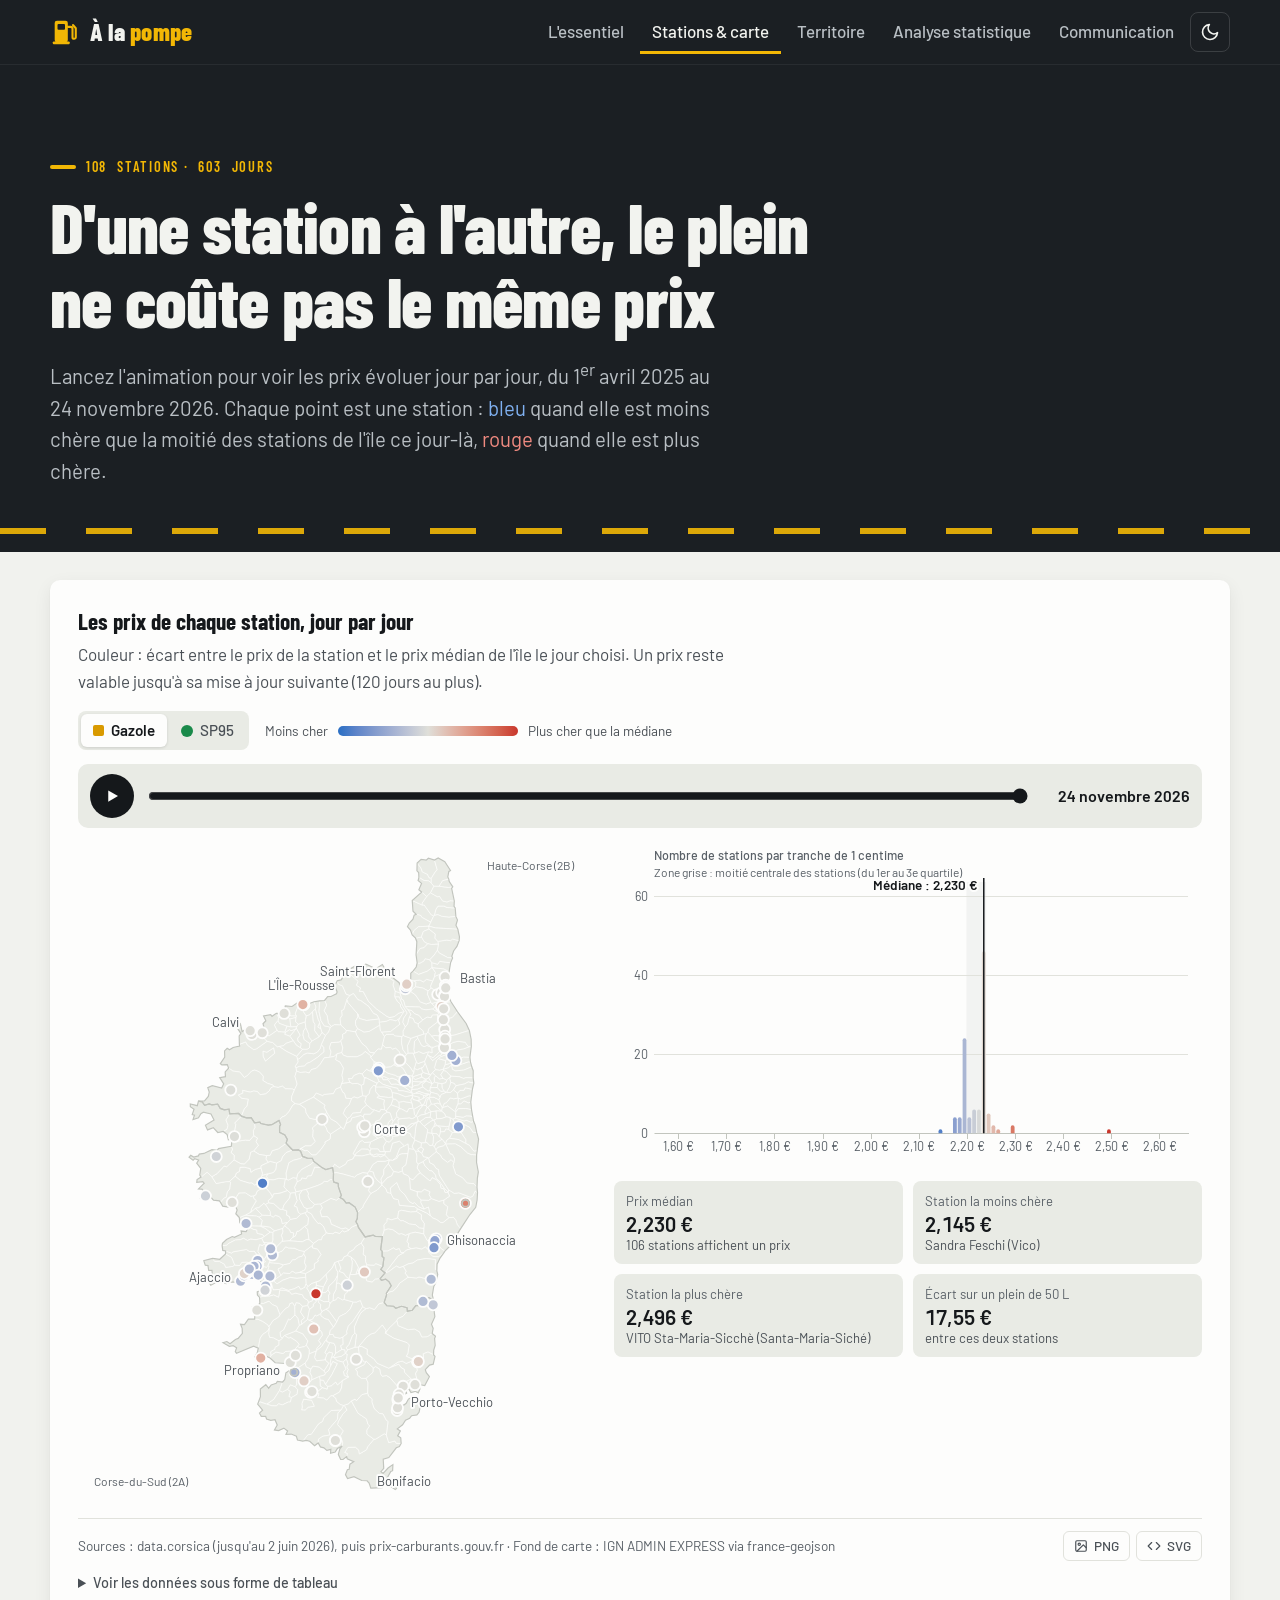
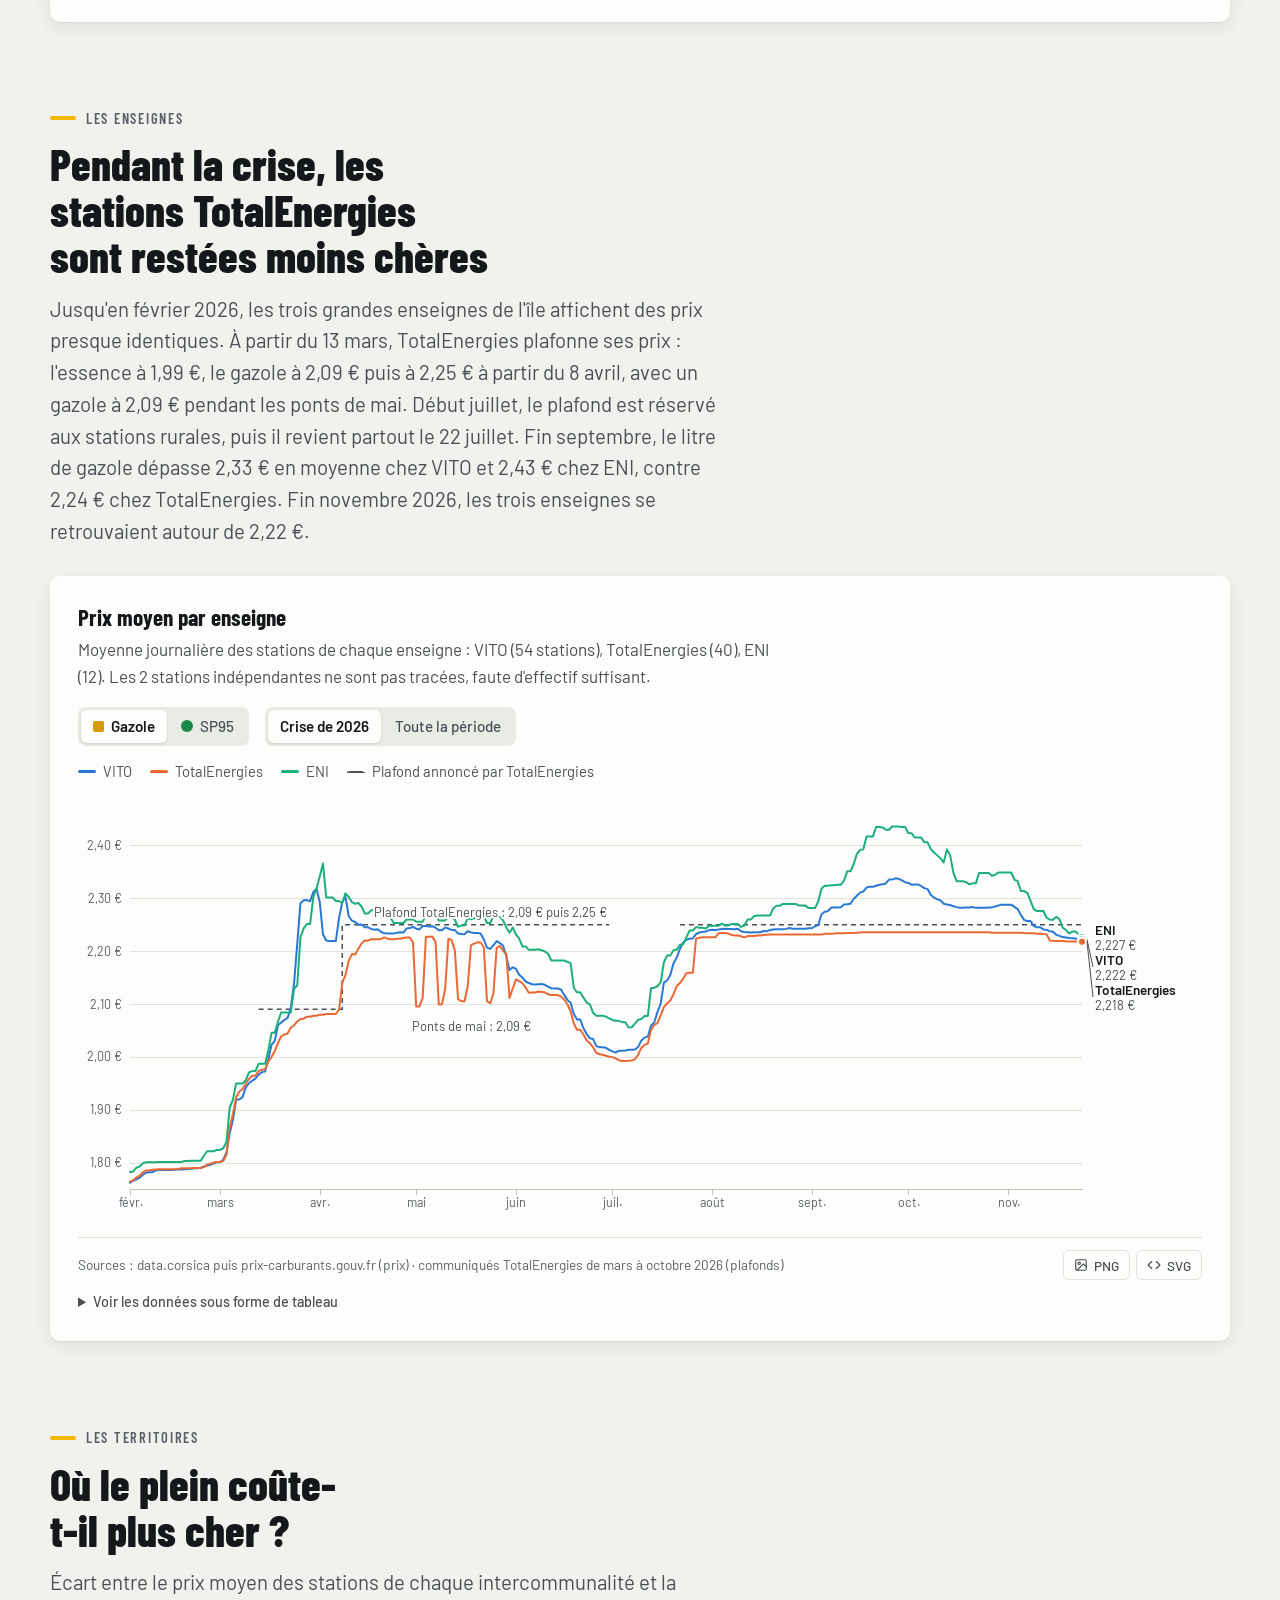
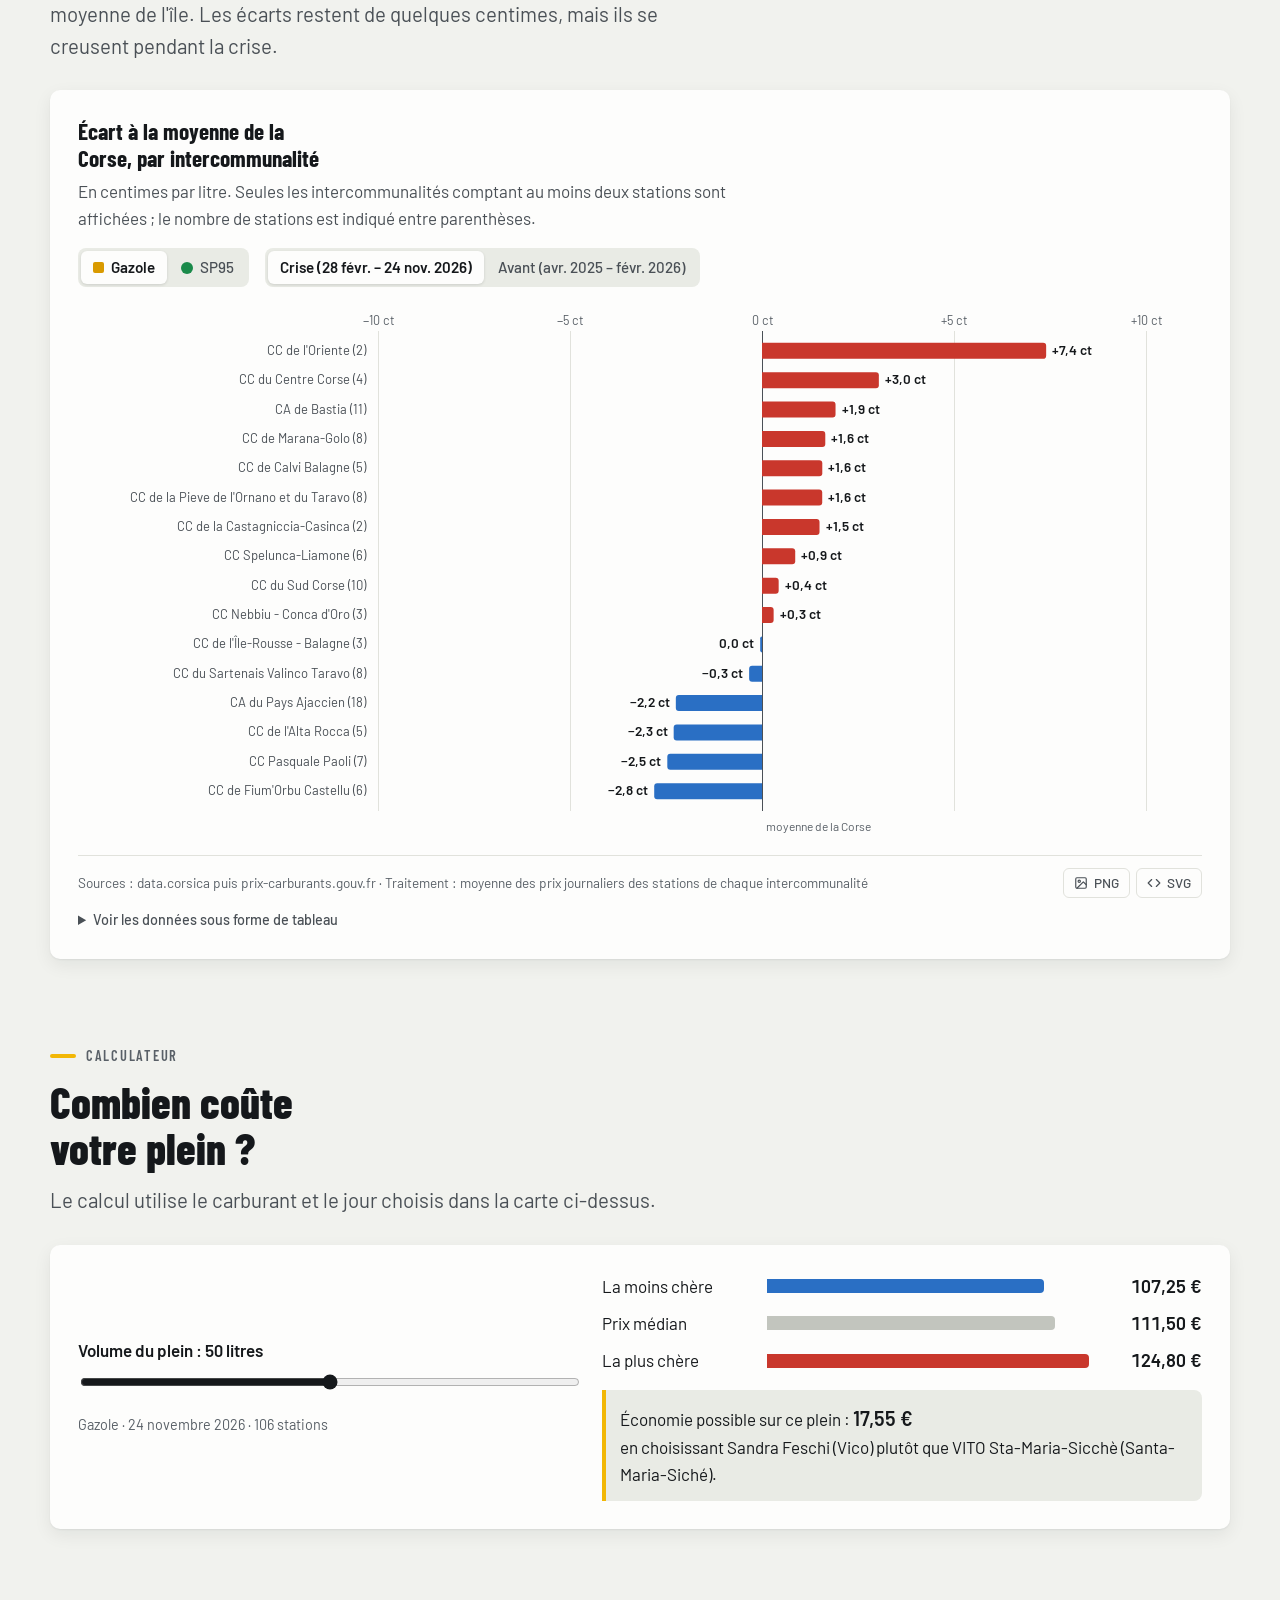
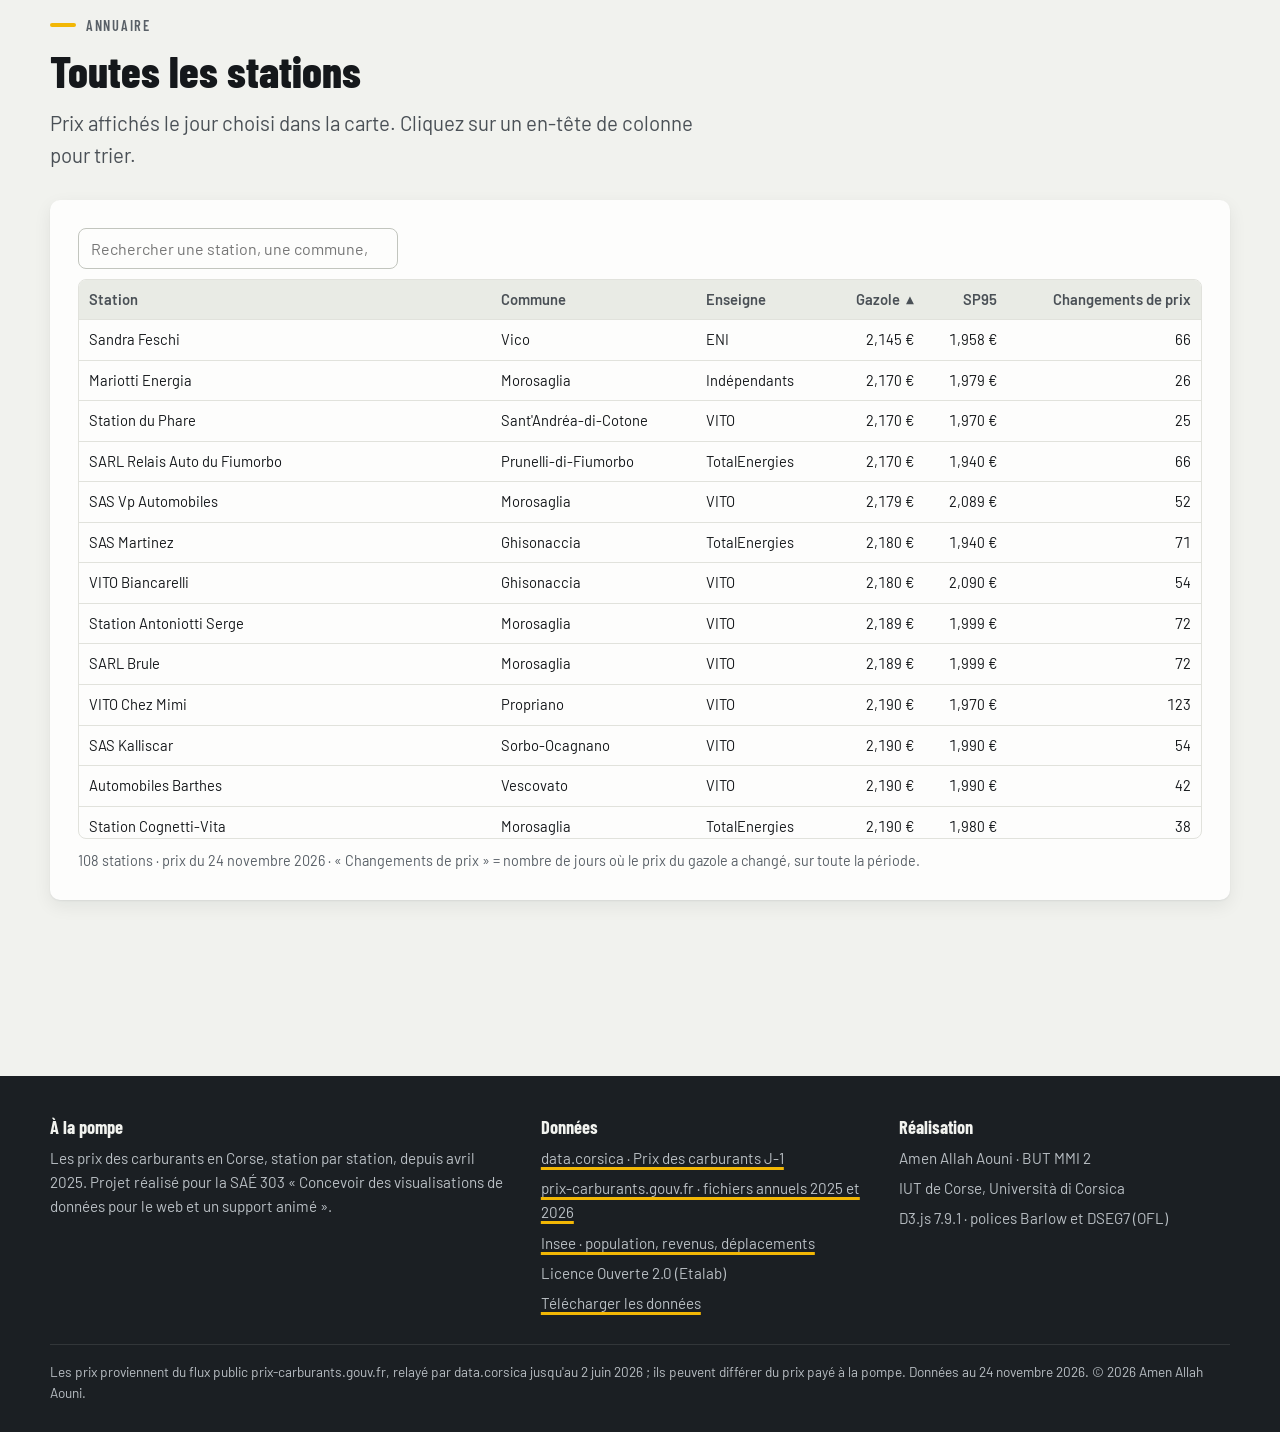
<file: site/stations.html>
<!DOCTYPE html>
<html lang="fr">
<head>
  <meta charset="utf-8">
  <meta name="viewport" content="width=device-width, initial-scale=1">
  <title>Stations et carte — À la pompe</title>
  <meta name="description" content="Carte animée des prix du gazole et du SP95 dans les 108 stations corses, jour par jour, depuis avril 2025.">
  <link rel="icon" href="img/favicon.svg" type="image/svg+xml">
  <link rel="stylesheet" href="css/style.css">
</head>
<body>
<a class="skip" href="#contenu">Aller au contenu</a>

<header class="site-header">
  <div class="wrap">
    <a class="logo" href="index.html" aria-label="À la pompe, accueil">
      <svg viewBox="0 0 32 32" aria-hidden="true"><rect x="5" y="4" width="14" height="23" rx="2.5" fill="#f2b705"/><rect x="8" y="7.5" width="8" height="6" rx="1" fill="#1b1f23"/><rect x="3" y="26" width="18" height="3" rx="1" fill="#f2b705"/><path d="M19 10.5h3a2 2 0 0 1 2 2v9a1.75 1.75 0 0 0 3.5 0v-9.5l-3-3.5" fill="none" stroke="#f2b705" stroke-width="2.2" stroke-linecap="round" stroke-linejoin="round"/></svg>
      <span>À la <em>pompe</em></span>
    </a>
    <button class="icon-btn burger" type="button" aria-expanded="false" aria-controls="nav" aria-label="Ouvrir le menu"><svg viewBox="0 0 24 24" fill="none" stroke="currentColor" stroke-width="2" stroke-linecap="round" aria-hidden="true"><path d="M4 7h16M4 12h16M4 17h16"/></svg></button>
    <nav class="nav" id="nav" aria-label="Navigation principale">
      <a href="index.html">L'essentiel</a>
      <a href="stations.html" aria-current="page">Stations &amp; carte</a>
      <a href="territoire.html">Territoire</a>
      <a href="analyse.html">Analyse statistique</a>
      <a href="communication.html">Communication</a>
      <button class="icon-btn theme-toggle" type="button" aria-label="Changer de thème"></button>
    </nav>
  </div>
</header>

<main id="contenu">
  <section class="band hero" aria-labelledby="titre" style="padding-bottom:64px">
    <div class="wrap" style="grid-template-columns:1fr">
      <div>
        <p class="eyebrow"><span data-ap="stations">108</span> stations · <span data-ap="jours">603</span> jours</p>
        <h1 id="titre">D'une station à l'autre, le plein ne coûte pas le même prix</h1>
        <p class="lede">Lancez l'animation pour voir les prix évoluer jour par jour, du 1<sup>er</sup> avril 2025 au <span data-ap="date-fin">24 novembre 2026</span>. Chaque point est une station&nbsp;: <span style="color:#7fb0f0">bleu</span> quand elle est moins chère que la moitié des stations de l'île ce jour-là, <span style="color:#f08a80">rouge</span> quand elle est plus chère.</p>
      </div>
    </div>
  </section>

  <section class="section" aria-labelledby="s1" style="padding-top:28px">
    <div class="wrap">
      <figure class="chart-card" id="carte-explorer">
        <div class="chart-head">
          <h2 id="s1">Les prix de chaque station, jour par jour</h2>
          <p class="sub">Couleur&nbsp;: écart entre le prix de la station et le prix médian de l'île le jour choisi. Un prix reste valable jusqu'à sa mise à jour suivante (120 jours au plus).</p>
        </div>
        <div class="controls">
          <div class="seg" role="group" aria-label="Carburant" id="exp-carb">
            <button type="button" data-v="g" aria-pressed="true"><i class="key key-sq bg-g"></i>Gazole</button>
            <button type="button" data-v="s" aria-pressed="false"><i class="key key-ci bg-s"></i>SP95</button>
          </div>
          <div class="scale-legend" aria-hidden="true"><span>Moins cher</span><span class="ramp" id="ramp"></span><span>Plus cher que la médiane</span></div>
        </div>
        <div class="player">
          <button class="play" type="button" id="play" aria-label="Lancer l'animation"></button>
          <input type="range" id="jour" min="0" max="602" value="602" aria-label="Jour affiché">
          <output id="jour-out" for="jour">24 novembre 2026</output>
        </div>
        <div class="explorer">
          <div class="chart" id="carte" role="img" aria-label="Carte de la Corse avec les 108 stations-service colorées selon leur prix le jour choisi."></div>
          <div>
            <div class="chart" id="essaim" role="img" aria-label="Répartition des prix des stations le jour choisi : chaque point est une station, la boîte grise couvre la moitié centrale des prix."></div>
            <div class="day-stats" id="day-stats" aria-live="polite"></div>
          </div>
        </div>
        <figcaption class="chart-foot"><span>Sources : data.corsica (jusqu'au 2 juin 2026), puis prix-carburants.gouv.fr · Fond de carte : IGN ADMIN EXPRESS via france-geojson</span></figcaption>
      </figure>
    </div>
  </section>

  <section class="section" aria-labelledby="s2">
    <div class="wrap">
      <div class="section-head">
        <p class="eyebrow">Les enseignes</p>
        <h2 id="s2">Pendant la crise, les stations TotalEnergies sont restées moins chères</h2>
        <p class="lede text">Jusqu'en février 2026, les trois grandes enseignes de l'île affichent des prix presque identiques. À partir du 13 mars, TotalEnergies plafonne ses prix&nbsp;: l'essence à 1,99&nbsp;€, le gazole à 2,09&nbsp;€ puis à 2,25&nbsp;€ à partir du 8 avril, avec un gazole à 2,09&nbsp;€ pendant les ponts de mai. Début juillet, le plafond est réservé aux stations rurales, puis il revient partout le 22 juillet. Fin septembre, le litre de gazole dépasse 2,33&nbsp;€ en moyenne chez VITO et 2,43&nbsp;€ chez ENI, contre 2,24&nbsp;€ chez TotalEnergies. Fin novembre 2026, les trois enseignes se retrouvaient autour de 2,22&nbsp;€.</p>
      </div>
      <figure class="chart-card" id="carte-marques">
        <div class="chart-head">
          <h3>Prix moyen par enseigne</h3>
          <p class="sub">Moyenne journalière des stations de chaque enseigne&nbsp;: VITO (54 stations), TotalEnergies (40), ENI (12). Les 2 stations indépendantes ne sont pas tracées, faute d'effectif suffisant.</p>
        </div>
        <div class="controls">
          <div class="seg" role="group" aria-label="Carburant" id="mq-carb">
            <button type="button" data-v="g" aria-pressed="true"><i class="key key-sq bg-g"></i>Gazole</button>
            <button type="button" data-v="s" aria-pressed="false"><i class="key key-ci bg-s"></i>SP95</button>
          </div>
          <div class="seg" role="group" aria-label="Période" id="mq-per">
            <button type="button" data-v="p2" aria-pressed="true">Crise de 2026</button>
            <button type="button" data-v="tout" aria-pressed="false">Toute la période</button>
          </div>
        </div>
        <div class="legend" aria-hidden="true">
          <span><i class="key key-line" style="background:var(--cat-1)"></i>VITO</span>
          <span><i class="key key-line" style="background:var(--cat-2)"></i>TotalEnergies</span>
          <span><i class="key key-line" style="background:var(--cat-3)"></i>ENI</span>
          <span><i class="key key-line" style="background:none;border-top:2px dashed var(--ink-2);height:0"></i>Plafond annoncé par TotalEnergies</span>
        </div>
        <div class="chart" id="marques" role="img" aria-label="Courbes du prix moyen par enseigne. Pendant la crise de 2026, la courbe TotalEnergies reste sous celles de VITO et d'ENI et suit le plafond annoncé par l'enseigne ; pour le gazole, les trois courbes se rejoignent en novembre."></div>
        <figcaption class="chart-foot"><span>Sources : data.corsica puis prix-carburants.gouv.fr (prix) · communiqués TotalEnergies de mars à octobre 2026 (plafonds)</span></figcaption>
      </figure>
    </div>
  </section>

  <section class="section" aria-labelledby="s3">
    <div class="wrap">
      <div class="section-head">
        <p class="eyebrow">Les territoires</p>
        <h2 id="s3">Où le plein coûte-t-il plus cher&nbsp;?</h2>
        <p class="lede text">Écart entre le prix moyen des stations de chaque intercommunalité et la moyenne de l'île. Les écarts restent de quelques centimes, mais ils se creusent pendant la crise.</p>
      </div>
      <figure class="chart-card" id="carte-epci">
        <div class="chart-head">
          <h3>Écart à la moyenne de la Corse, par intercommunalité</h3>
          <p class="sub">En centimes par litre. Seules les intercommunalités comptant au moins deux stations sont affichées&nbsp;; le nombre de stations est indiqué entre parenthèses.</p>
        </div>
        <div class="controls">
          <div class="seg" role="group" aria-label="Carburant" id="ep-carb">
            <button type="button" data-v="g" aria-pressed="true"><i class="key key-sq bg-g"></i>Gazole</button>
            <button type="button" data-v="s" aria-pressed="false"><i class="key key-ci bg-s"></i>SP95</button>
          </div>
          <div class="seg" role="group" aria-label="Période" id="ep-per">
            <button type="button" data-v="P2" aria-pressed="true"><span>Crise (28 févr. – <span data-ap="date-fin-court">24 nov. 2026</span>)</span></button>
            <button type="button" data-v="P1" aria-pressed="false">Avant (avr. 2025 – févr. 2026)</button>
          </div>
        </div>
        <div class="chart" id="epci" role="img" aria-label="Diagramme des écarts de prix par intercommunalité par rapport à la moyenne corse."></div>
        <figcaption class="chart-foot"><span>Sources : data.corsica puis prix-carburants.gouv.fr · Traitement : moyenne des prix journaliers des stations de chaque intercommunalité</span></figcaption>
      </figure>
    </div>
  </section>

  <section class="section" aria-labelledby="s4">
    <div class="wrap">
      <div class="section-head">
        <p class="eyebrow">Calculateur</p>
        <h2 id="s4">Combien coûte votre plein&nbsp;?</h2>
        <p class="lede text">Le calcul utilise le carburant et le jour choisis dans la carte ci-dessus.</p>
      </div>
      <div class="chart-card calc" id="calc">
        <div>
          <div class="field">
            <label for="litres">Volume du plein&nbsp;: <span id="litres-out" class="num">50 litres</span></label>
            <input type="range" id="litres" min="20" max="80" step="5" value="50">
          </div>
          <div class="field">
            <p class="ctl-label" id="calc-contexte">Gazole · 24 novembre 2026</p>
          </div>
        </div>
        <div class="calc-out" id="calc-out" aria-live="polite"></div>
      </div>
    </div>
  </section>

  <section class="section" aria-labelledby="s5">
    <div class="wrap">
      <div class="section-head">
        <p class="eyebrow">Annuaire</p>
        <h2 id="s5">Toutes les stations</h2>
        <p class="lede text">Prix affichés le jour choisi dans la carte. Cliquez sur un en-tête de colonne pour trier.</p>
      </div>
      <div class="chart-card">
        <label class="sr-only" for="recherche">Rechercher une station</label>
        <input class="search" type="search" id="recherche" placeholder="Rechercher une station, une commune, une enseigne…">
        <div class="table-scroll" style="max-height:560px" tabindex="0" role="region" aria-label="Liste des stations, défilable">
          <table id="table-stations">
            <caption class="sr-only">Prix des stations-service corses le jour choisi</caption>
            <thead><tr>
              <th scope="col" data-col="nom"><button type="button">Station</button></th>
              <th scope="col" data-col="commune"><button type="button">Commune</button></th>
              <th scope="col" data-col="marque"><button type="button">Enseigne</button></th>
              <th scope="col" class="n" data-col="g" aria-sort="ascending"><button type="button">Gazole</button></th>
              <th scope="col" class="n" data-col="s"><button type="button">SP95</button></th>
              <th scope="col" class="n" data-col="chg"><button type="button">Changements de prix</button></th>
            </tr></thead>
            <tbody></tbody>
          </table>
        </div>
        <p class="ctl-label" style="margin-top:10px" id="table-note"></p>
      </div>
    </div>
  </section>
</main>

<footer class="site-footer">
  <div class="wrap">
    <div>
      <h3>À la pompe</h3>
      <p>Les prix des carburants en Corse, station par station, depuis avril 2025. Projet réalisé pour la SAÉ 303 «&nbsp;Concevoir des visualisations de données pour le web et un support animé&nbsp;».</p>
    </div>
    <div>
      <h3>Données</h3>
      <ul>
        <li><a href="https://data.corsica/datasets/prix-des-carburants-j-1-avec-historique-en-corse">data.corsica · Prix des carburants J-1</a></li>
        <li><a href="https://www.prix-carburants.gouv.fr/rubrique/opendata/">prix-carburants.gouv.fr · fichiers annuels 2025 et 2026</a></li>
        <li><a href="https://www.insee.fr/">Insee · population, revenus, déplacements</a></li>
        <li>Licence Ouverte 2.0 (Etalab)</li>
        <li><a href="analyse.html#telechargements">Télécharger les données</a></li>
      </ul>
    </div>
    <div>
      <h3>Réalisation</h3>
      <ul>
        <li>Amen Allah Aouni · BUT MMI 2</li>
        <li>IUT de Corse, Università di Corsica</li>
        <li>D3.js 7.9.1 · polices Barlow et DSEG7 (OFL)</li>
      </ul>
    </div>
    <p class="legal">Les prix proviennent du flux public prix-carburants.gouv.fr, relayé par data.corsica jusqu'au 2 juin 2026&nbsp;; ils peuvent différer du prix payé à la pompe. Données au <span data-ap="date-fin">24 novembre 2026</span>. © <span data-annee>2026</span> Amen Allah Aouni.</p>
  </div>
</footer>

<script src="js/vendor/d3.v7.9.1.min.js"></script>
<script src="data/data.js"></script>
<script src="data/corse-geo.js"></script>
<script src="js/common.js"></script>
<script src="js/stations.js"></script>
</body>
</html>
</file>
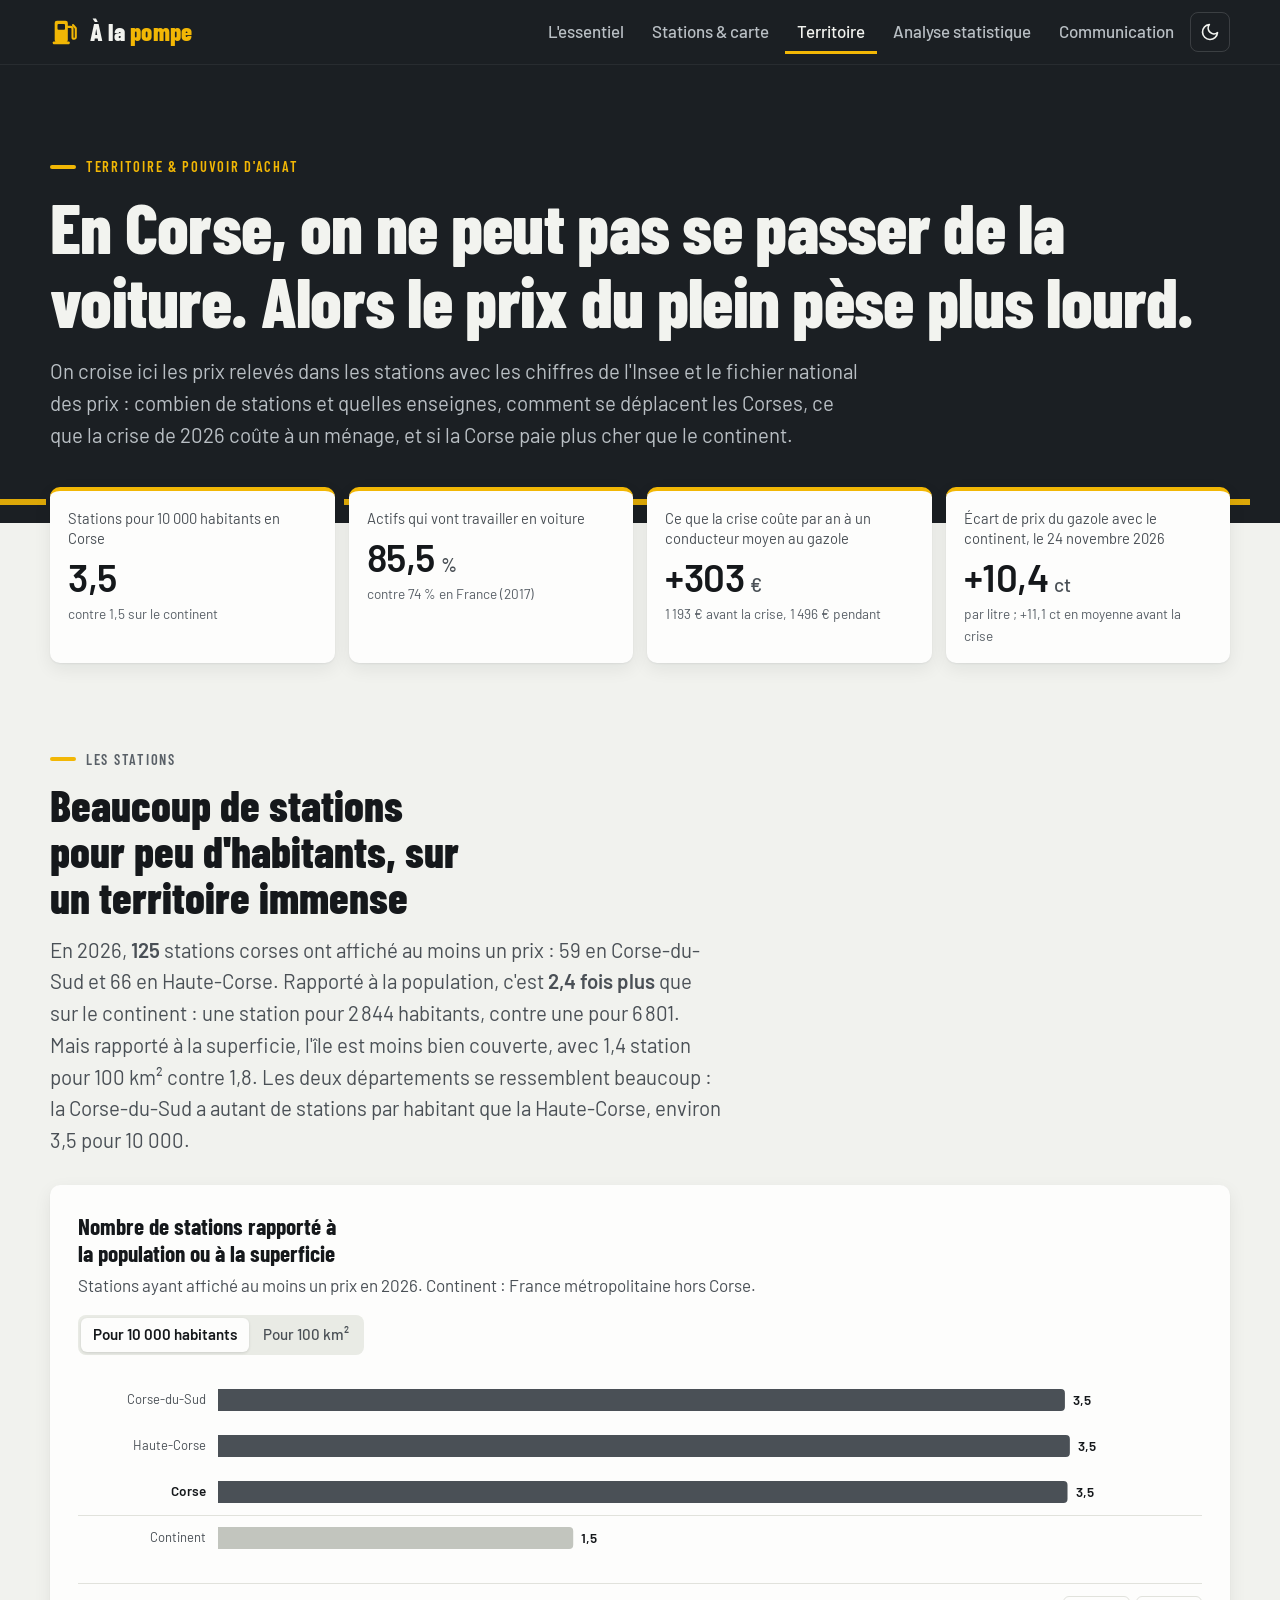
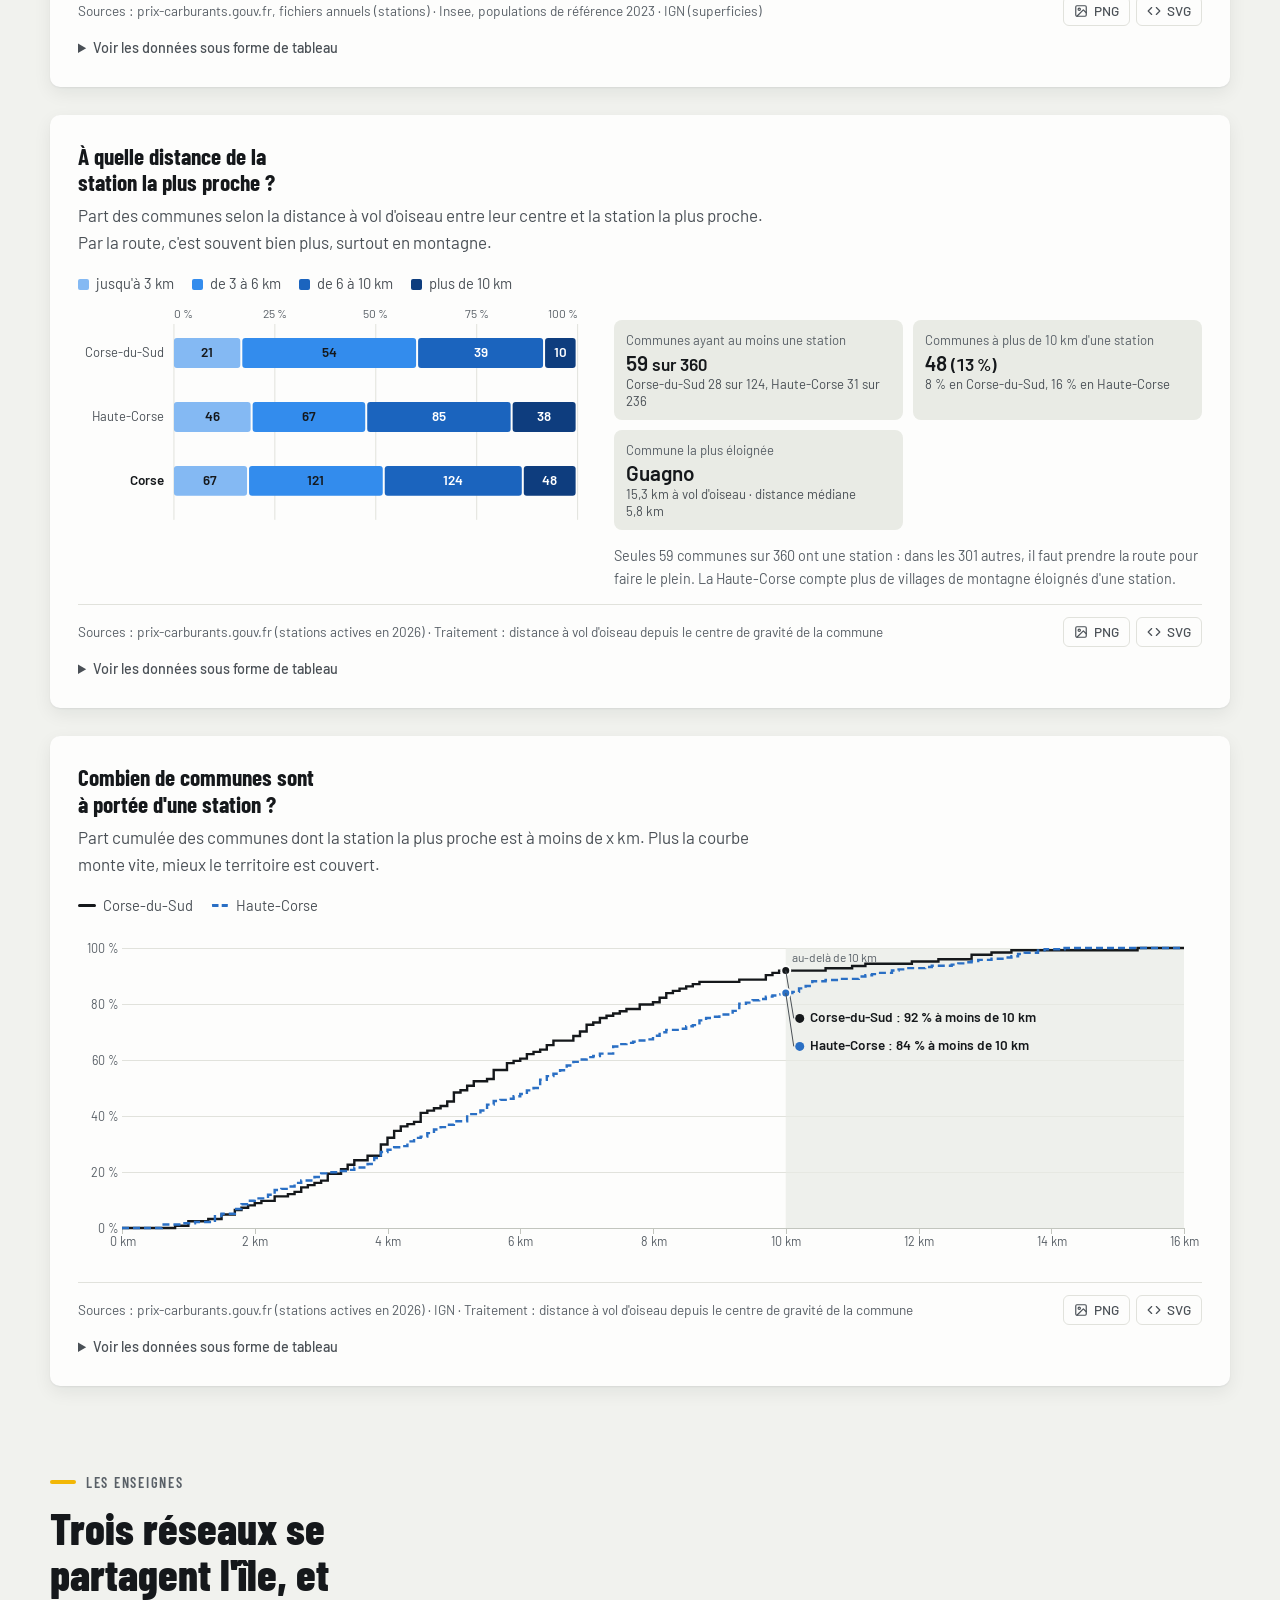
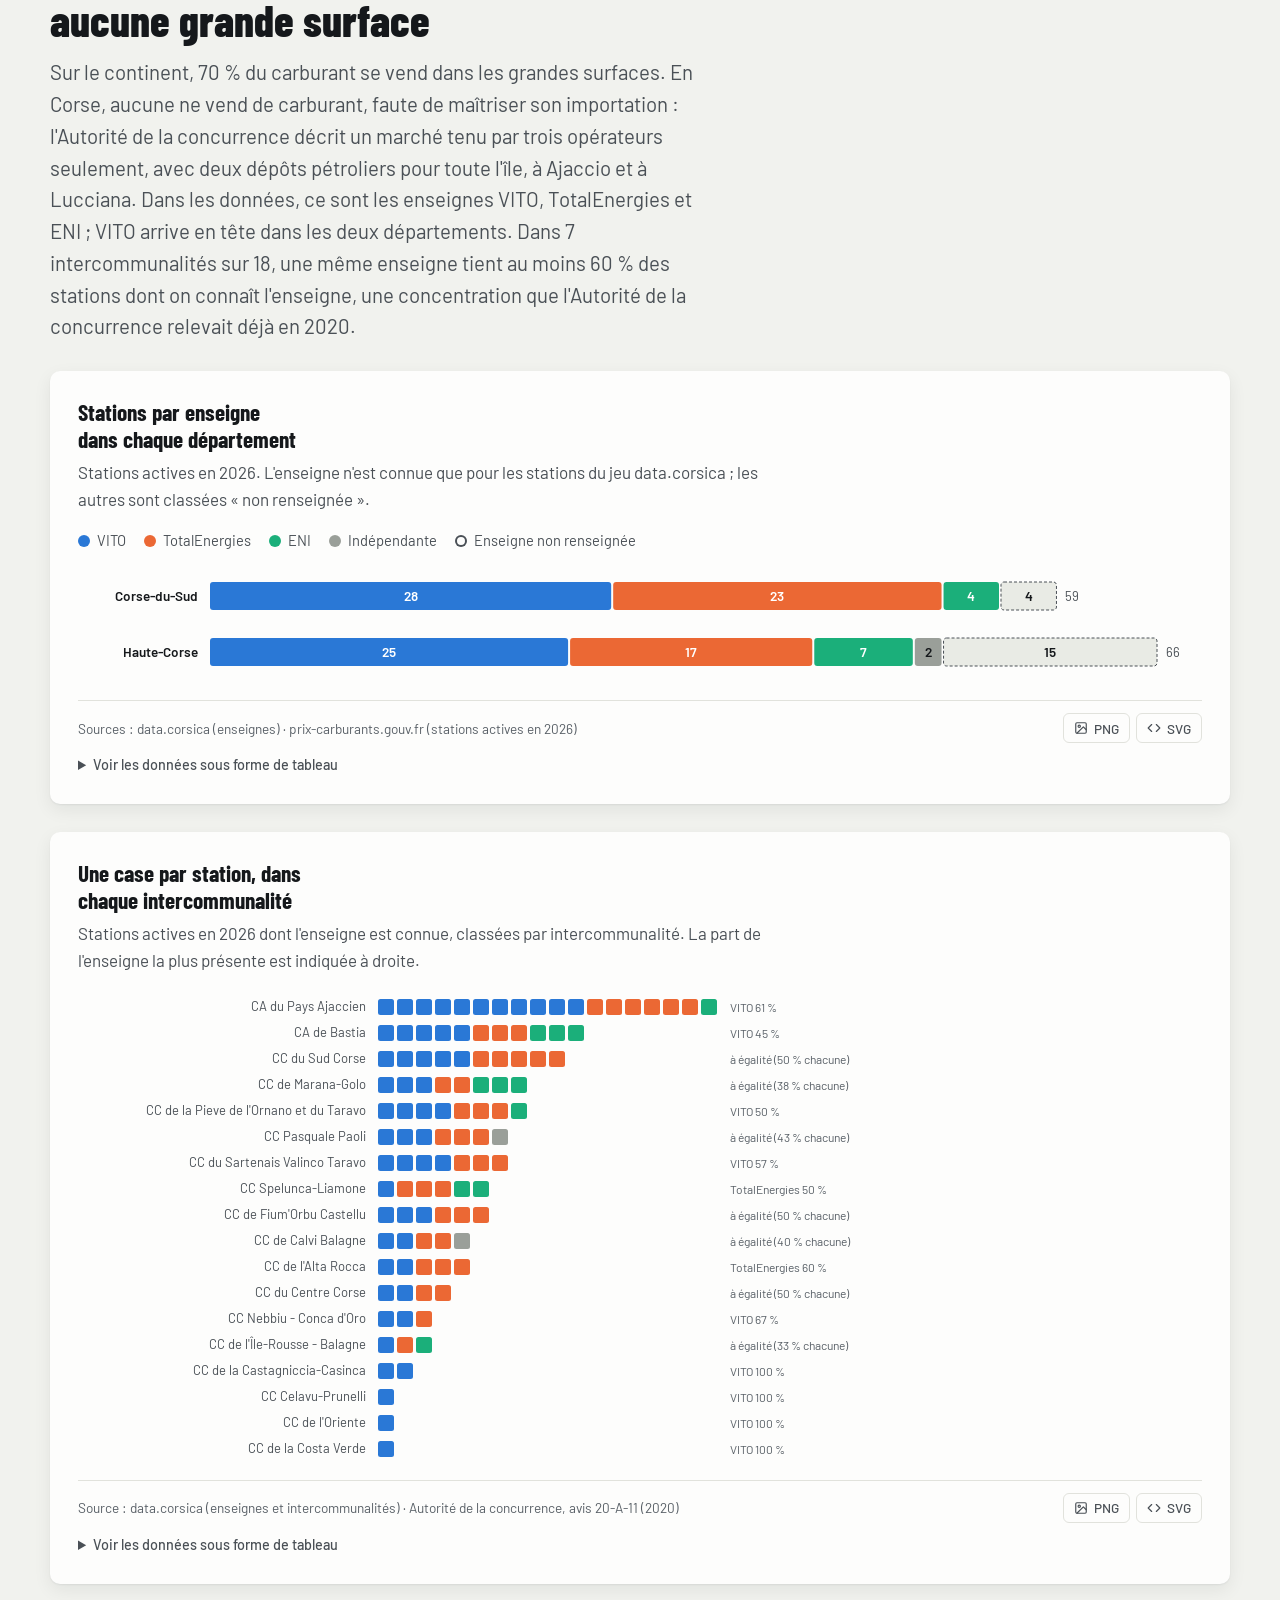
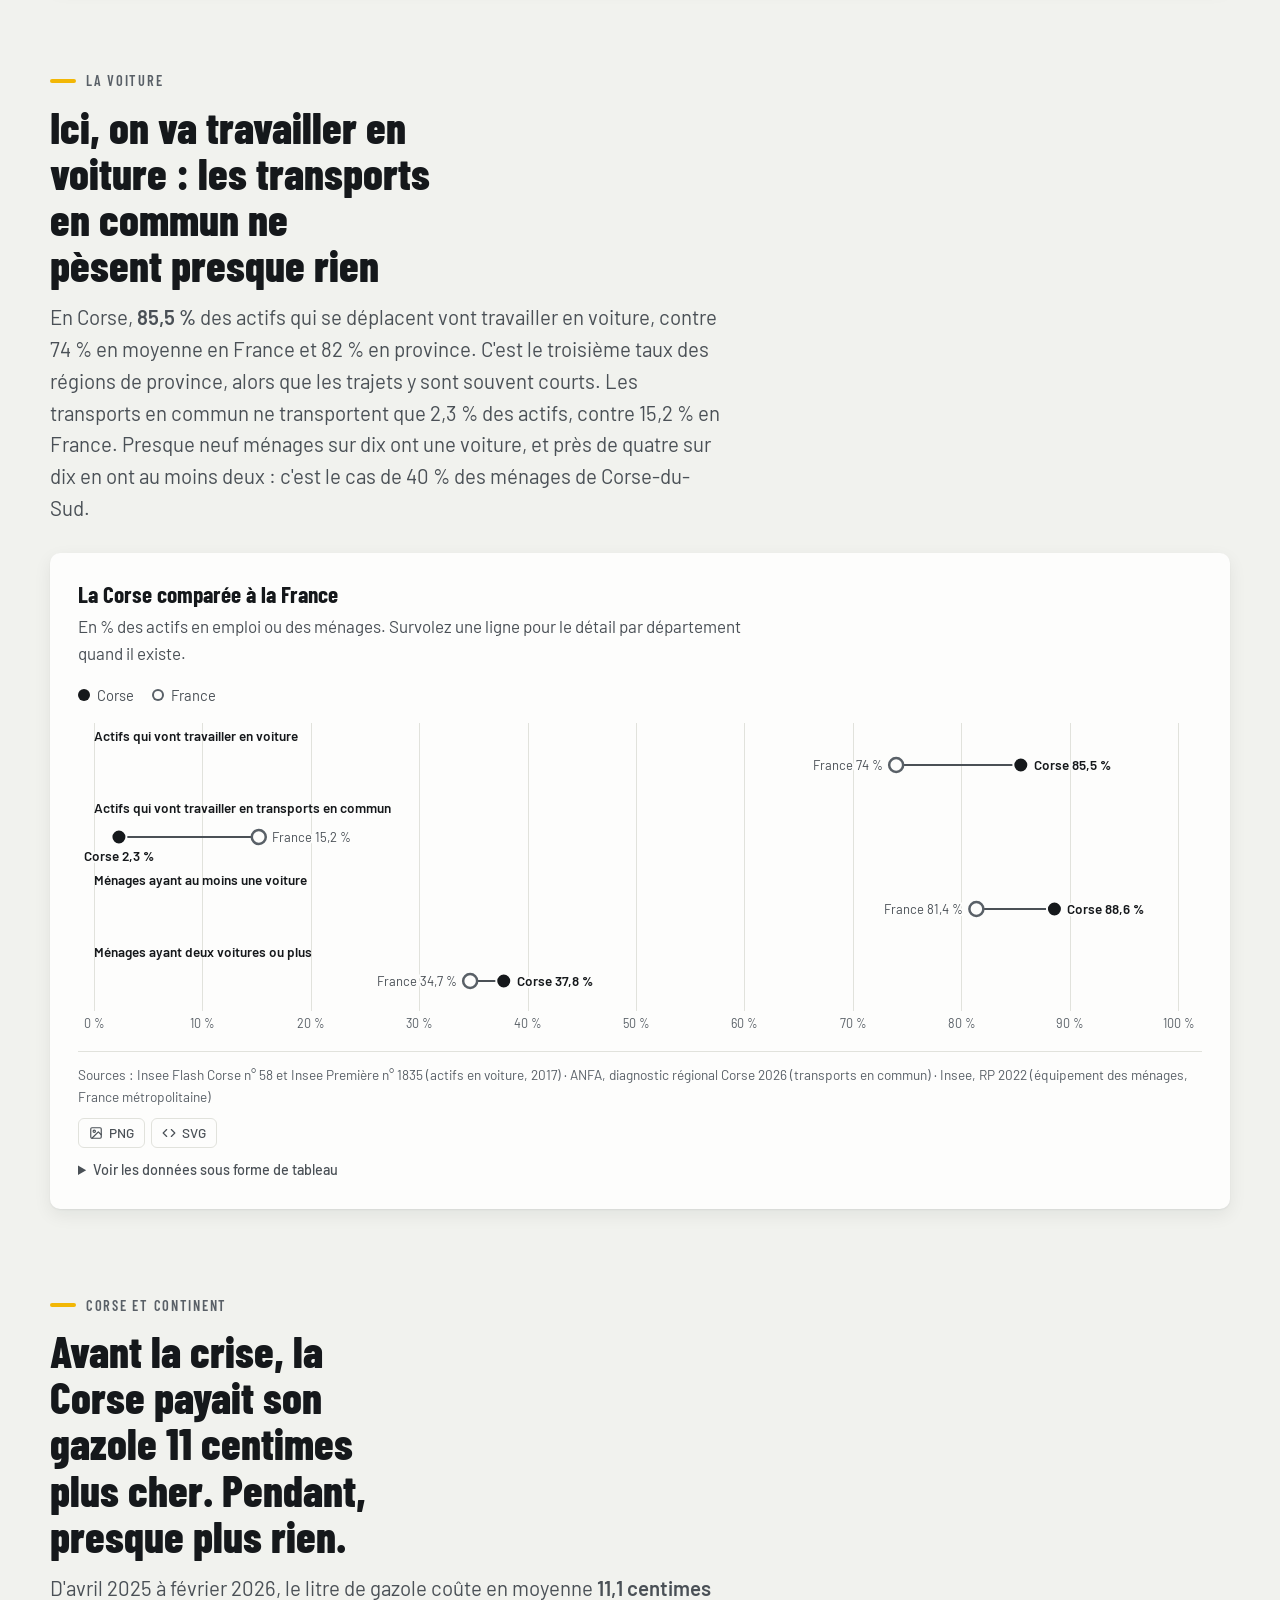
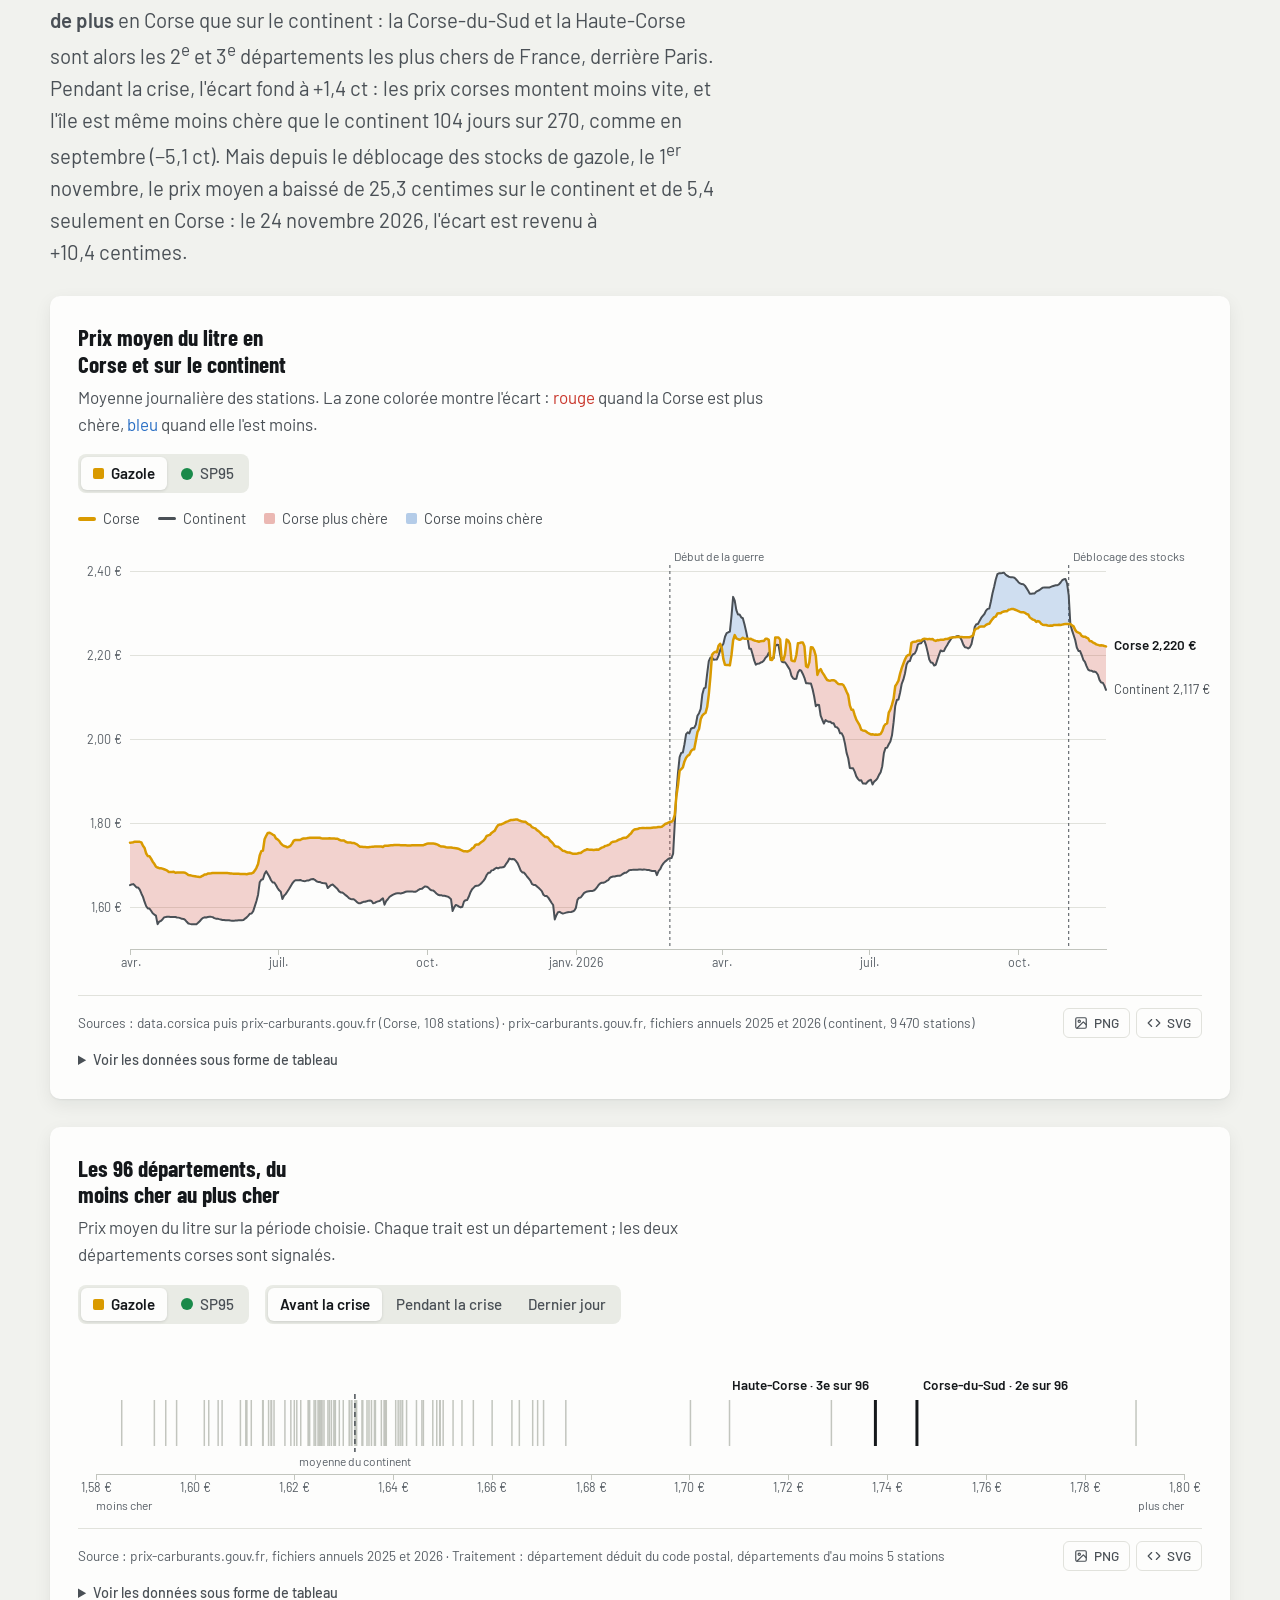
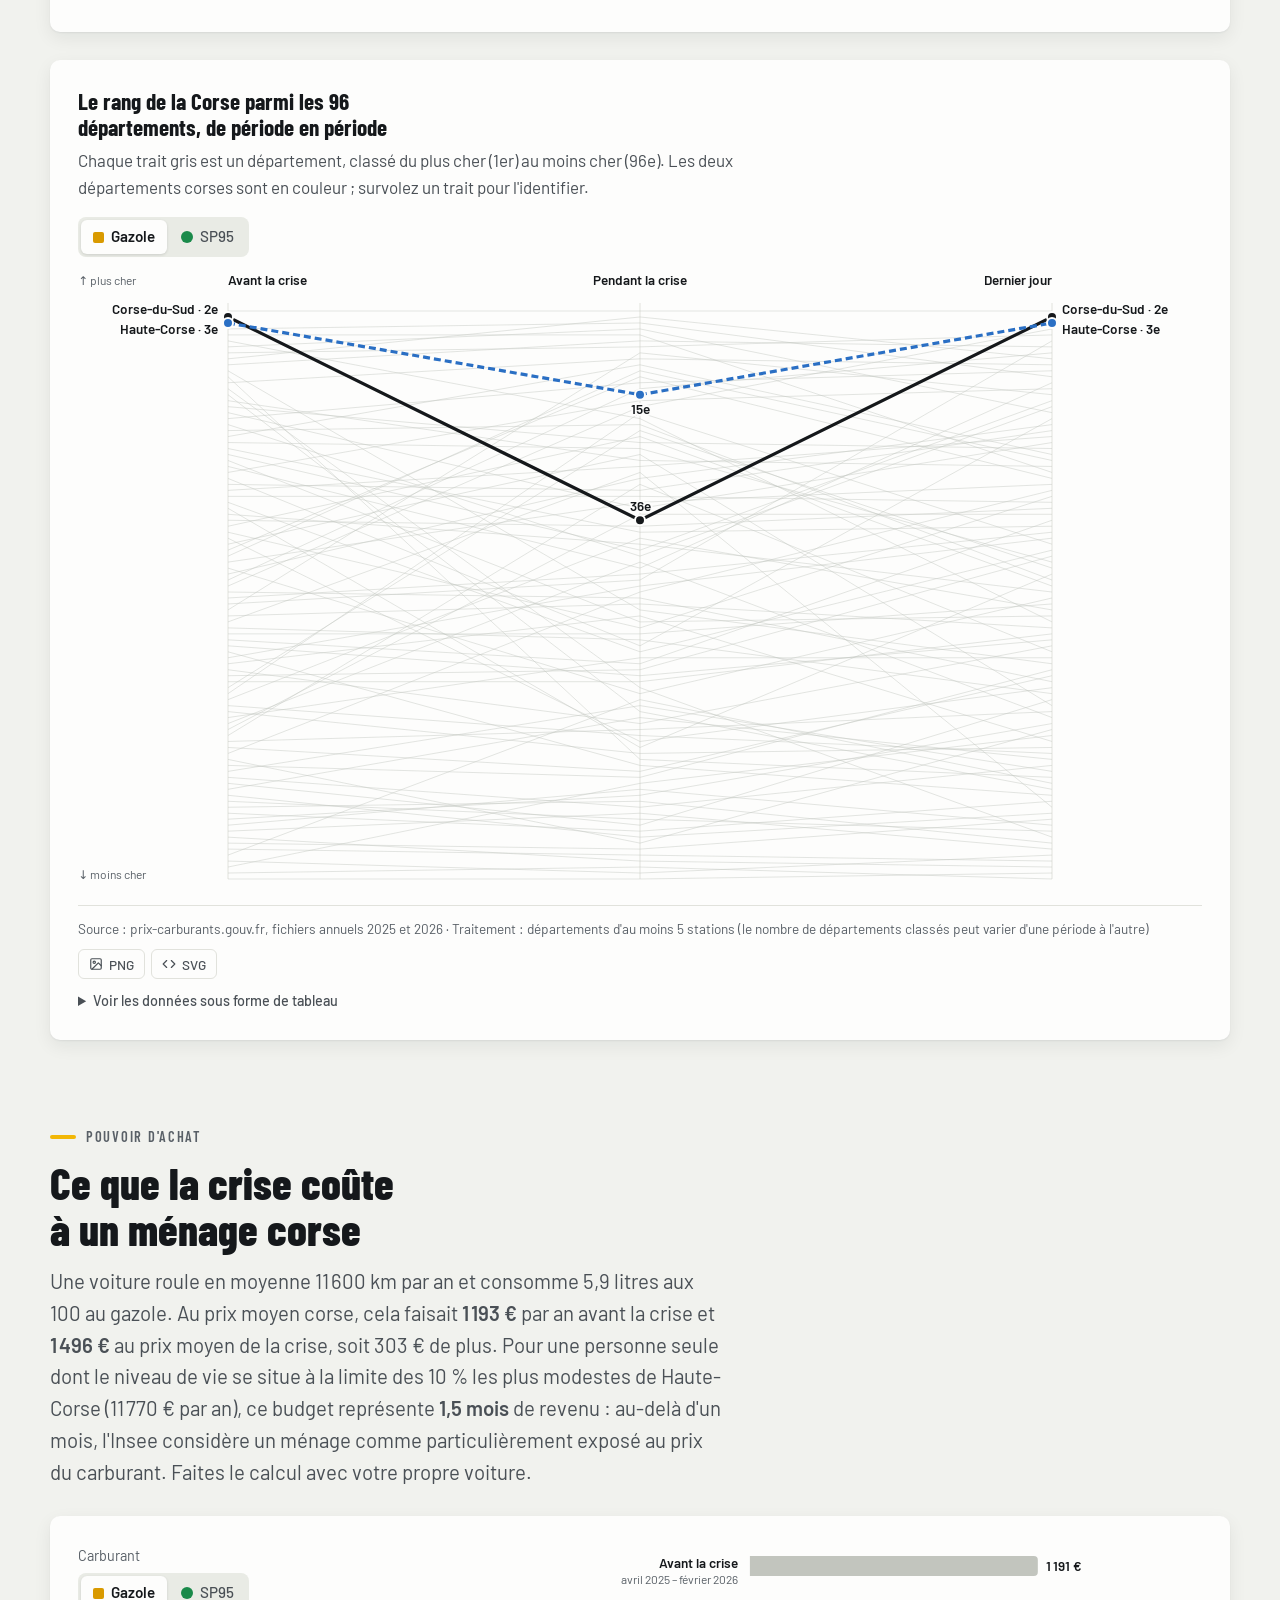
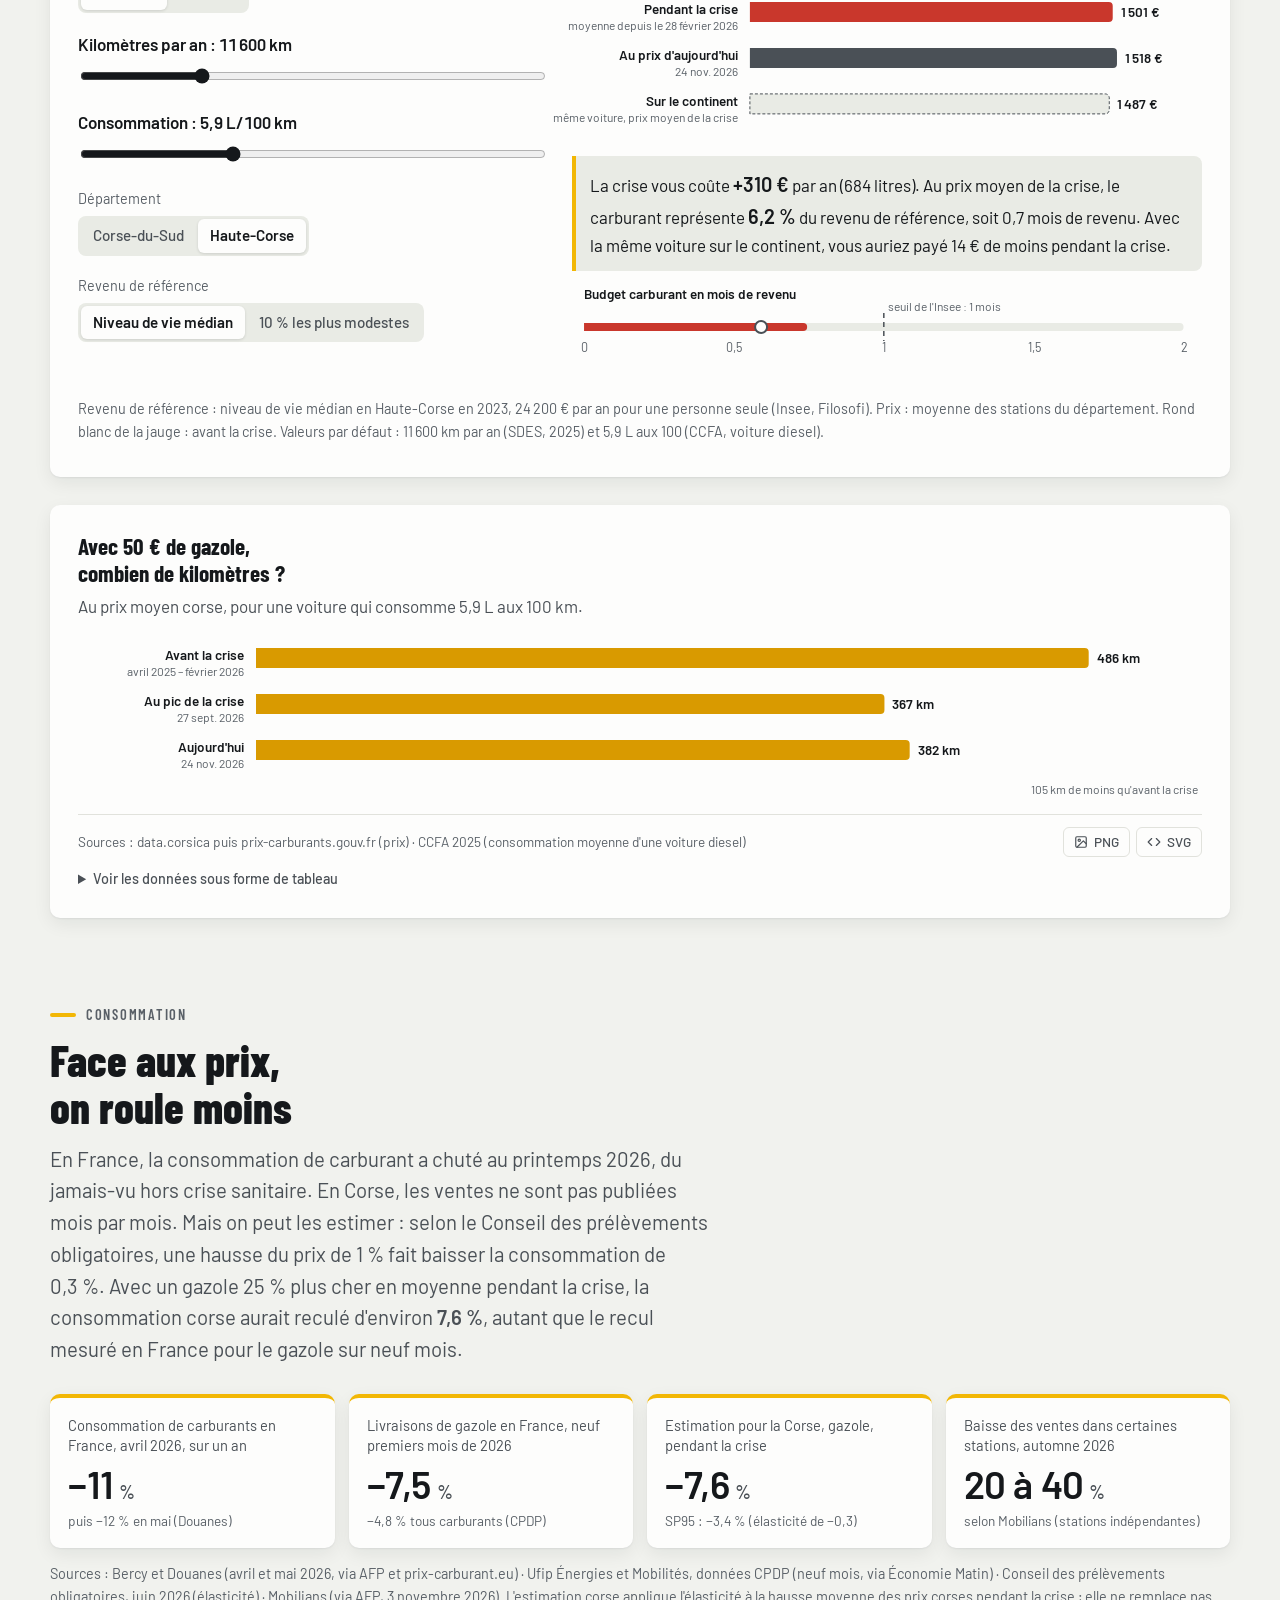
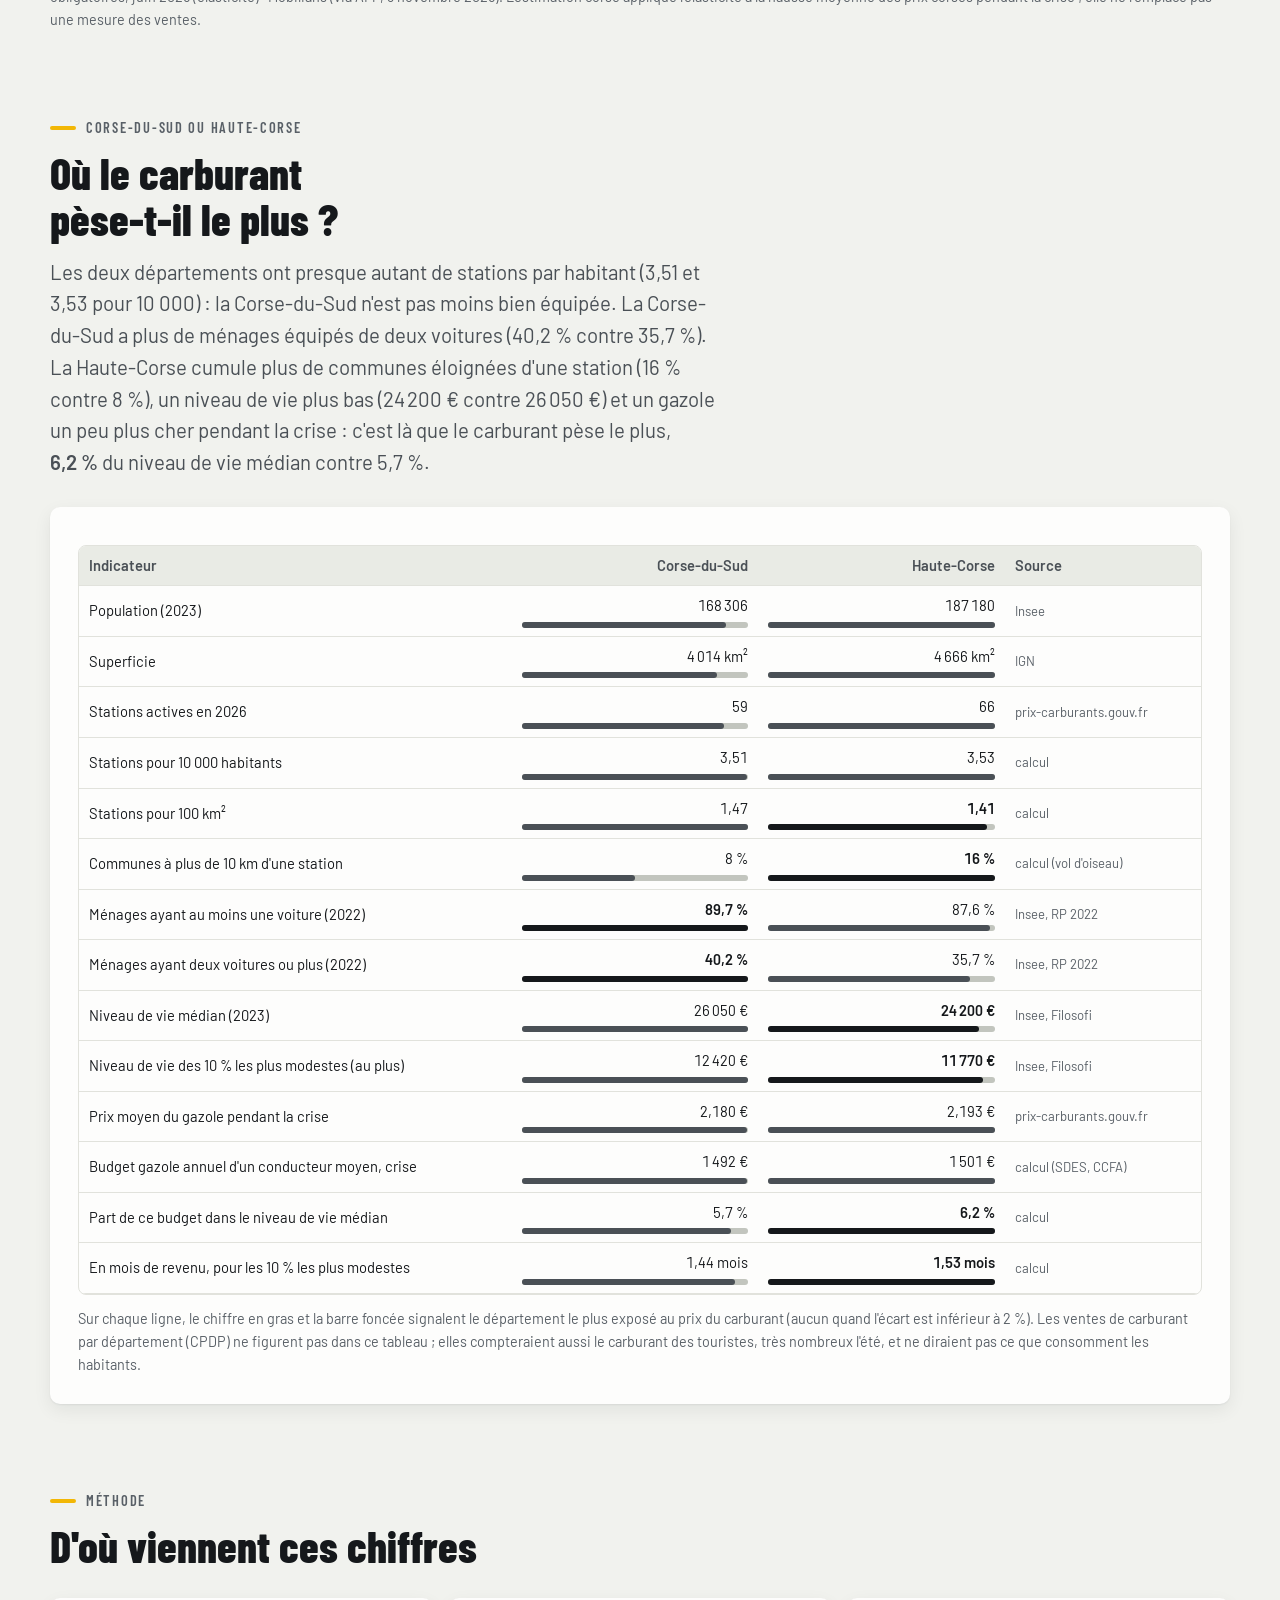
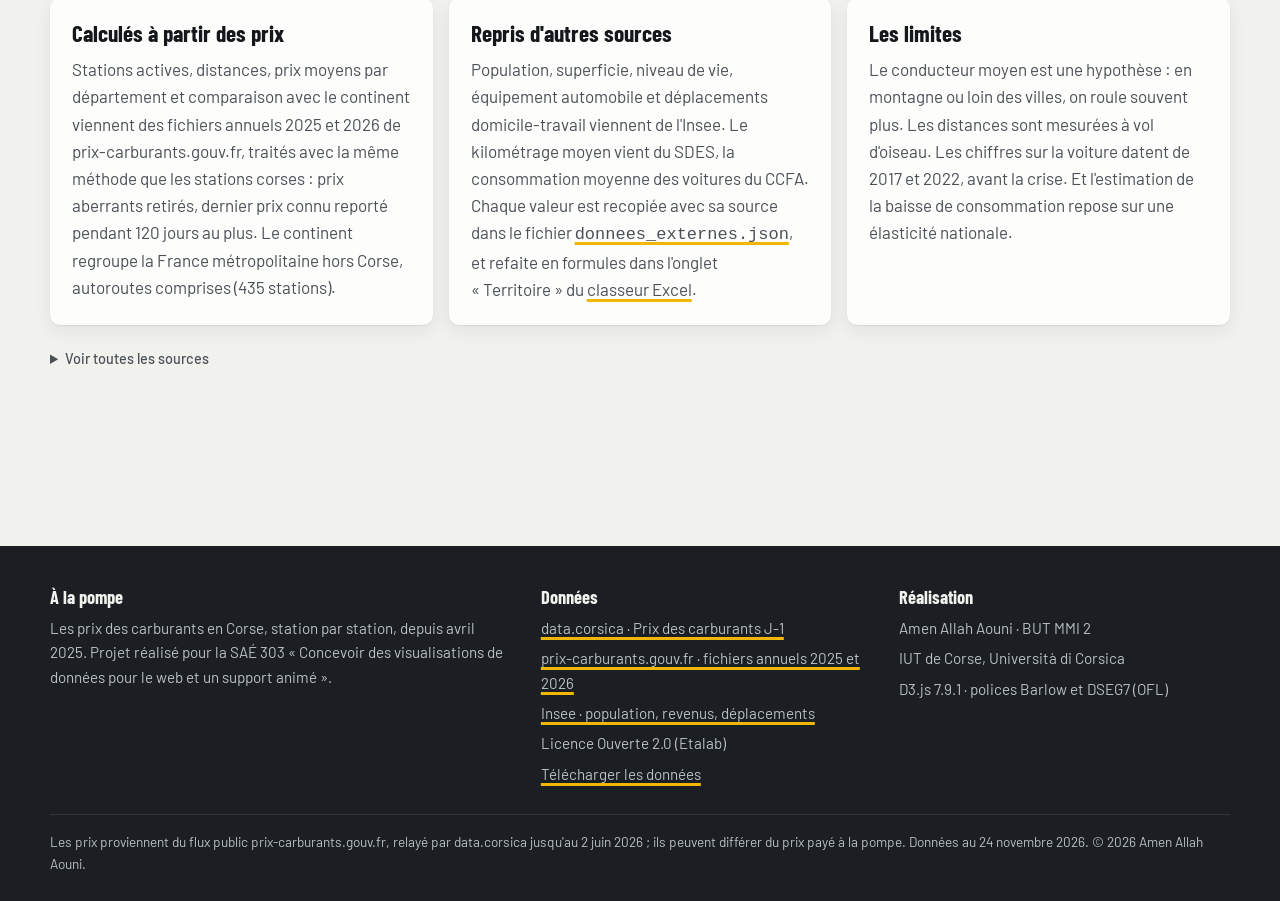
<file: site/territoire.html>
<!DOCTYPE html>
<html lang="fr">
<head>
  <meta charset="utf-8">
  <meta name="viewport" content="width=device-width, initial-scale=1">
  <title>Territoire et pouvoir d'achat — À la pompe</title>
  <meta name="description" content="Stations, enseignes, voiture, budget : les prix des carburants en Corse croisés avec les données de l'Insee et le reste de la France.">
  <link rel="icon" href="img/favicon.svg" type="image/svg+xml">
  <link rel="stylesheet" href="css/style.css">
</head>
<body>
<a class="skip" href="#contenu">Aller au contenu</a>

<header class="site-header">
  <div class="wrap">
    <a class="logo" href="index.html" aria-label="À la pompe, accueil">
      <svg viewBox="0 0 32 32" aria-hidden="true"><rect x="5" y="4" width="14" height="23" rx="2.5" fill="#f2b705"/><rect x="8" y="7.5" width="8" height="6" rx="1" fill="#1b1f23"/><rect x="3" y="26" width="18" height="3" rx="1" fill="#f2b705"/><path d="M19 10.5h3a2 2 0 0 1 2 2v9a1.75 1.75 0 0 0 3.5 0v-9.5l-3-3.5" fill="none" stroke="#f2b705" stroke-width="2.2" stroke-linecap="round" stroke-linejoin="round"/></svg>
      <span>À la <em>pompe</em></span>
    </a>
    <button class="icon-btn burger" type="button" aria-expanded="false" aria-controls="nav" aria-label="Ouvrir le menu"><svg viewBox="0 0 24 24" fill="none" stroke="currentColor" stroke-width="2" stroke-linecap="round" aria-hidden="true"><path d="M4 7h16M4 12h16M4 17h16"/></svg></button>
    <nav class="nav" id="nav" aria-label="Navigation principale">
      <a href="index.html">L'essentiel</a>
      <a href="stations.html">Stations &amp; carte</a>
      <a href="territoire.html" aria-current="page">Territoire</a>
      <a href="analyse.html">Analyse statistique</a>
      <a href="communication.html">Communication</a>
      <button class="icon-btn theme-toggle" type="button" aria-label="Changer de thème"></button>
    </nav>
  </div>
</header>

<main id="contenu">
  <section class="band hero" aria-labelledby="titre">
    <div class="wrap" style="grid-template-columns:1fr">
      <div>
        <p class="eyebrow">Territoire &amp; pouvoir d'achat</p>
        <h1 id="titre">En Corse, on ne peut pas se passer de la voiture. Alors le prix du plein pèse plus lourd.</h1>
        <p class="lede" style="max-width:68ch">On croise ici les prix relevés dans les stations avec les chiffres de l'Insee et le fichier national des prix&nbsp;: combien de stations et quelles enseignes, comment se déplacent les Corses, ce que la crise de 2026 coûte à un ménage, et si la Corse paie plus cher que le continent.</p>
      </div>
    </div>
  </section>

  <section class="section" style="padding-top:0">
    <div class="wrap">
      <div class="kpis" id="kpis-terr">
        <div class="kpi"><div class="label">Stations pour 10&nbsp;000 habitants en Corse</div><div class="value" data-ter="dens-corse">3,5</div><div class="sub">contre <span data-ter="dens-cont">1,5</span> sur le continent</div></div>
        <div class="kpi"><div class="label">Actifs qui vont travailler en voiture</div><div class="value" data-ter="voiture-corse-kpi">85,5<small>&nbsp;%</small></div><div class="sub">contre <span data-ter="voiture-france">74&nbsp;%</span> en France (2017)</div></div>
        <div class="kpi"><div class="label">Ce que la crise coûte par an à un conducteur moyen au gazole</div><div class="value" data-ter="surcout-g-kpi">+303<small>&nbsp;€</small></div><div class="sub"><span data-ter="budget-p1-g">1&nbsp;193&nbsp;€</span> avant la crise, <span data-ter="budget-p2-g">1&nbsp;496&nbsp;€</span> pendant</div></div>
        <div class="kpi"><div class="label">Écart de prix du gazole avec le continent, le <span data-ap="date-fin">24 novembre 2026</span></div><div class="value" data-ter="ecart-dernier-g-kpi">+10,4<small>&nbsp;ct</small></div><div class="sub">par litre&nbsp;; <span data-ter="ecart-avant-g">+11,1&nbsp;ct</span> en moyenne avant la crise</div></div>
      </div>
    </div>
  </section>

  <!-- 1. Densité -->
  <section class="section" aria-labelledby="s1">
    <div class="wrap">
      <div class="section-head">
        <p class="eyebrow">Les stations</p>
        <h2 id="s1">Beaucoup de stations pour peu d'habitants, sur un territoire immense</h2>
        <p class="lede text">En 2026, <strong data-ter="st-corse">125</strong> stations corses ont affiché au moins un prix&nbsp;: <span data-ter="st-2a">59</span> en Corse-du-Sud et <span data-ter="st-2b">66</span> en Haute-Corse. Rapporté à la population, c'est <strong><span data-ter="ratio-dens">2,4</span> fois plus</strong> que sur le continent&nbsp;: une station pour <span data-ter="hab-st-corse">2&nbsp;844</span> habitants, contre une pour <span data-ter="hab-st-cont">6&nbsp;801</span>. Mais rapporté à la superficie, l'île est moins bien couverte, avec <span data-ter="km2-corse">1,4</span> station pour 100&nbsp;km² contre <span data-ter="km2-cont">1,8</span>. Les deux départements se ressemblent beaucoup&nbsp;: la Corse-du-Sud a autant de stations par habitant que la Haute-Corse, environ <span data-ter="dens-2a">3,5</span> pour 10&nbsp;000.</p>
      </div>
      <figure class="chart-card" id="carte-densite">
        <div class="chart-head">
          <h3>Nombre de stations rapporté à la population ou à la superficie</h3>
          <p class="sub">Stations ayant affiché au moins un prix en 2026. Continent&nbsp;: France métropolitaine hors Corse.</p>
        </div>
        <div class="controls">
          <div class="seg" role="group" aria-label="Rapporter le nombre de stations" id="dens-mode">
            <button type="button" data-v="hab" aria-pressed="true">Pour 10&nbsp;000 habitants</button>
            <button type="button" data-v="km2" aria-pressed="false">Pour 100&nbsp;km²</button>
          </div>
        </div>
        <div class="chart" id="densite" role="img" aria-label="Diagramme en barres : nombre de stations pour 10 000 habitants en Corse-du-Sud, en Haute-Corse, en Corse et sur le continent."></div>
        <figcaption class="chart-foot"><span>Sources : prix-carburants.gouv.fr, fichiers annuels (stations) · Insee, populations de référence 2023 · IGN (superficies)</span></figcaption>
      </figure>

      <figure class="chart-card" id="carte-acces">
        <div class="chart-head">
          <h3>À quelle distance de la station la plus proche&nbsp;?</h3>
          <p class="sub">Part des communes selon la distance à vol d'oiseau entre leur centre et la station la plus proche. Par la route, c'est souvent bien plus, surtout en montagne.</p>
        </div>
        <div class="legend" id="acces-legende" aria-hidden="true"></div>
        <div class="explorer">
          <div class="chart" id="acces" role="img" aria-label="Barres empilées : part des communes de Corse-du-Sud, de Haute-Corse et de la Corse selon la distance à la station la plus proche."></div>
          <div>
            <div class="day-stats" id="acces-stats" aria-live="polite"></div>
            <p class="ctl-label" style="margin-top:14px" id="acces-note"></p>
          </div>
        </div>
        <figcaption class="chart-foot"><span>Sources : prix-carburants.gouv.fr (stations actives en 2026) · Traitement : distance à vol d'oiseau depuis le centre de gravité de la commune</span></figcaption>
      </figure>

      <figure class="chart-card" id="carte-ecdf">
        <div class="chart-head">
          <h3>Combien de communes sont à portée d'une station&nbsp;?</h3>
          <p class="sub">Part cumulée des communes dont la station la plus proche est à moins de x&nbsp;km. Plus la courbe monte vite, mieux le territoire est couvert.</p>
        </div>
        <div class="legend" id="ecdf-legende" aria-hidden="true"></div>
        <div class="chart" id="ecdf" role="img" aria-label="Courbes cumulatives : part des communes de Corse-du-Sud et de Haute-Corse à moins de x kilomètres d'une station."></div>
        <figcaption class="chart-foot"><span>Sources : prix-carburants.gouv.fr (stations actives en 2026) · IGN · Traitement : distance à vol d'oiseau depuis le centre de gravité de la commune</span></figcaption>
      </figure>
    </div>
  </section>

  <!-- 2. Enseignes -->
  <section class="section" aria-labelledby="s2">
    <div class="wrap">
      <div class="section-head">
        <p class="eyebrow">Les enseignes</p>
        <h2 id="s2">Trois réseaux se partagent l'île, et aucune grande surface</h2>
        <p class="lede text">Sur le continent, 70&nbsp;% du carburant se vend dans les grandes surfaces. En Corse, aucune ne vend de carburant, faute de maîtriser son importation&nbsp;: l'Autorité de la concurrence décrit un marché tenu par trois opérateurs seulement, avec deux dépôts pétroliers pour toute l'île, à Ajaccio et à Lucciana. Dans les données, ce sont les enseignes VITO, TotalEnergies et ENI&nbsp;; VITO arrive en tête dans les deux départements. Dans <span data-ter="epci-60">7</span> intercommunalités sur <span data-ter="epci-n">18</span>, une même enseigne tient au moins 60&nbsp;% des stations dont on connaît l'enseigne, une concentration que l'Autorité de la concurrence relevait déjà en 2020.</p>
      </div>
      <figure class="chart-card" id="carte-ens-dep">
        <div class="chart-head">
          <h3>Stations par enseigne dans chaque département</h3>
          <p class="sub">Stations actives en 2026. L'enseigne n'est connue que pour les stations du jeu data.corsica&nbsp;; les autres sont classées «&nbsp;non renseignée&nbsp;».</p>
        </div>
        <div class="legend" id="ens-legende" aria-hidden="true"></div>
        <div class="chart" id="ens-dep" role="img" aria-label="Barres empilées du nombre de stations par enseigne en Corse-du-Sud et en Haute-Corse."></div>
        <figcaption class="chart-foot"><span>Sources : data.corsica (enseignes) · prix-carburants.gouv.fr (stations actives en 2026)</span></figcaption>
      </figure>
      <figure class="chart-card" id="carte-ens-epci">
        <div class="chart-head">
          <h3>Une case par station, dans chaque intercommunalité</h3>
          <p class="sub">Stations actives en 2026 dont l'enseigne est connue, classées par intercommunalité. La part de l'enseigne la plus présente est indiquée à droite.</p>
        </div>
        <div class="chart" id="ens-epci" role="img" aria-label="Graphique unitaire : chaque case est une station colorée selon son enseigne, une ligne par intercommunalité."></div>
        <figcaption class="chart-foot"><span>Source : data.corsica (enseignes et intercommunalités) · Autorité de la concurrence, avis 20-A-11 (2020)</span></figcaption>
      </figure>
    </div>
  </section>

  <!-- 3. Voiture -->
  <section class="section" aria-labelledby="s3">
    <div class="wrap">
      <div class="section-head">
        <p class="eyebrow">La voiture</p>
        <h2 id="s3">Ici, on va travailler en voiture&nbsp;: les transports en commun ne pèsent presque rien</h2>
        <p class="lede text">En Corse, <strong data-ter="voiture-corse">85,5&nbsp;%</strong> des actifs qui se déplacent vont travailler en voiture, contre <span data-ter="voiture-france">74&nbsp;%</span> en moyenne en France et 82&nbsp;% en province. C'est le troisième taux des régions de province, alors que les trajets y sont souvent courts. Les transports en commun ne transportent que <span data-ter="tc-corse">2,3&nbsp;%</span> des actifs, contre <span data-ter="tc-france">15,2&nbsp;%</span> en France. Presque neuf ménages sur dix ont une voiture, et près de quatre sur dix en ont au moins deux&nbsp;: c'est le cas de 40&nbsp;% des ménages de Corse-du-Sud.</p>
      </div>
      <figure class="chart-card" id="carte-voiture">
        <div class="chart-head">
          <h3>La Corse comparée à la France</h3>
          <p class="sub">En % des actifs en emploi ou des ménages. Survolez une ligne pour le détail par département quand il existe.</p>
        </div>
        <div class="legend" aria-hidden="true">
          <span><i class="key key-ci" style="background:var(--ink)"></i>Corse</span>
          <span><i class="key key-ci" style="background:var(--surface);box-shadow:inset 0 0 0 2px var(--muted)"></i>France</span>
        </div>
        <div class="chart" id="voiture" role="img" aria-label="Diagramme en haltères comparant la Corse et la France : part des actifs en voiture, en transports en commun, part des ménages équipés d'une ou de deux voitures."></div>
        <figcaption class="chart-foot"><span>Sources : Insee Flash Corse n°&nbsp;58 et Insee Première n°&nbsp;1835 (actifs en voiture, 2017) · ANFA, diagnostic régional Corse 2026 (transports en commun) · Insee, RP 2022 (équipement des ménages, France métropolitaine)</span></figcaption>
      </figure>
    </div>
  </section>

  <!-- 4. Continent -->
  <section class="section" aria-labelledby="s4">
    <div class="wrap">
      <div class="section-head">
        <p class="eyebrow">Corse et continent</p>
        <h2 id="s4">Avant la crise, la Corse payait son gazole 11 centimes plus cher. Pendant, presque plus rien.</h2>
        <p class="lede text">D'avril 2025 à février 2026, le litre de gazole coûte en moyenne <strong><span data-ter="ecart-avant-g-abs">11,1</span>&nbsp;centimes de plus</strong> en Corse que sur le continent&nbsp;: la Corse-du-Sud et la Haute-Corse sont alors les <span data-ter="rang-avant">2<sup>e</sup> et 3<sup>e</sup></span> départements les plus chers de France, derrière Paris. Pendant la crise, l'écart fond à <span data-ter="ecart-crise-g">+1,4&nbsp;ct</span>&nbsp;: les prix corses montent moins vite, et l'île est même moins chère que le continent <span data-ter="jours-moins-chere-g">104</span> jours sur <span data-ter="jours-crise">270</span>, comme en septembre (<span data-ter="sept-ecart-g">−5,1&nbsp;ct</span>). <span data-ter="destock-phrase">Mais depuis le déblocage des stocks de gazole, le 1<sup>er</sup> novembre, le continent a gagné 25,3 centimes et la Corse seulement 5,4&nbsp;: l'écart est revenu à +10,4 centimes.</span></p>
      </div>
      <figure class="chart-card" id="carte-continent">
        <div class="chart-head">
          <h3>Prix moyen du litre en Corse et sur le continent</h3>
          <p class="sub">Moyenne journalière des stations. La zone colorée montre l'écart&nbsp;: <span style="color:var(--plus)">rouge</span> quand la Corse est plus chère, <span style="color:var(--moins)">bleu</span> quand elle l'est moins.</p>
        </div>
        <div class="controls">
          <div class="seg" role="group" aria-label="Carburant" id="ct-carb">
            <button type="button" data-v="g" aria-pressed="true"><i class="key key-sq bg-g"></i>Gazole</button>
            <button type="button" data-v="s" aria-pressed="false"><i class="key key-ci bg-s"></i>SP95</button>
          </div>
        </div>
        <div class="legend" id="ct-legende" aria-hidden="true"></div>
        <div class="chart" id="continent" role="img" aria-label="Courbes du prix moyen du litre en Corse et sur le continent depuis avril 2025, avec la zone d'écart entre les deux."></div>
        <figcaption class="chart-foot"><span>Sources : data.corsica puis prix-carburants.gouv.fr (Corse, <span data-ap="stations">108</span> stations) · prix-carburants.gouv.fr, fichiers annuels 2025 et 2026 (continent, <span data-ter="st-cont-cmp">9&nbsp;470</span> stations)</span></figcaption>
      </figure>
      <figure class="chart-card" id="carte-classement">
        <div class="chart-head">
          <h3>Les 96 départements, du moins cher au plus cher</h3>
          <p class="sub">Prix moyen du litre sur la période choisie. Chaque trait est un département&nbsp;; les deux départements corses sont signalés.</p>
        </div>
        <div class="controls">
          <div class="seg" role="group" aria-label="Carburant" id="cl-carb">
            <button type="button" data-v="g" aria-pressed="true"><i class="key key-sq bg-g"></i>Gazole</button>
            <button type="button" data-v="s" aria-pressed="false"><i class="key key-ci bg-s"></i>SP95</button>
          </div>
          <div class="seg" role="group" aria-label="Période" id="cl-per">
            <button type="button" data-v="avant_crise" aria-pressed="true">Avant la crise</button>
            <button type="button" data-v="crise" aria-pressed="false">Pendant la crise</button>
            <button type="button" data-v="dernier_jour" aria-pressed="false">Dernier jour</button>
          </div>
        </div>
        <div class="chart" id="classement" role="img" aria-label="Classement des départements selon le prix moyen du litre, avec la position de la Corse-du-Sud et de la Haute-Corse."></div>
        <figcaption class="chart-foot"><span>Source : prix-carburants.gouv.fr, fichiers annuels 2025 et 2026 · Traitement : département déduit du code postal, départements d'au moins 5 stations</span></figcaption>
      </figure>

      <figure class="chart-card" id="carte-bump">
        <div class="chart-head">
          <h3>Le rang de la Corse parmi les 96 départements, de période en période</h3>
          <p class="sub">Chaque trait gris est un département, classé du plus cher (1er) au moins cher (96e). Les deux départements corses sont en couleur&nbsp;; survolez un trait pour l'identifier.</p>
        </div>
        <div class="controls">
          <div class="seg" role="group" aria-label="Carburant" id="bp-carb">
            <button type="button" data-v="g" aria-pressed="true"><i class="key key-sq bg-g"></i>Gazole</button>
            <button type="button" data-v="s" aria-pressed="false"><i class="key key-ci bg-s"></i>SP95</button>
          </div>
        </div>
        <div class="chart" id="bump" role="img" aria-label="Graphique de pentes : rang de chaque département selon le prix moyen avant la crise, pendant la crise et au dernier jour, avec la Corse-du-Sud et la Haute-Corse en évidence."></div>
        <figcaption class="chart-foot"><span>Source : prix-carburants.gouv.fr, fichiers annuels 2025 et 2026 · Traitement : départements d'au moins 5 stations (le nombre de départements classés peut varier d'une période à l'autre)</span></figcaption>
      </figure>
    </div>
  </section>

  <!-- 5. Pouvoir d'achat -->
  <section class="section" aria-labelledby="s5">
    <div class="wrap">
      <div class="section-head">
        <p class="eyebrow">Pouvoir d'achat</p>
        <h2 id="s5">Ce que la crise coûte à un ménage corse</h2>
        <p class="lede text">Une voiture roule en moyenne <span data-ter="km">11&nbsp;600</span>&nbsp;km par an et consomme <span data-ter="conso-g">5,9</span>&nbsp;litres aux 100 au gazole. Au prix moyen corse, cela faisait <strong data-ter="budget-p1-g">1&nbsp;193&nbsp;€</strong> par an avant la crise et <strong data-ter="budget-p2-g">1&nbsp;496&nbsp;€</strong> au prix moyen de la crise, soit <span data-ter="surcout-g">303&nbsp;€</span> de plus. Pour une personne seule dont le niveau de vie se situe à la limite des 10&nbsp;% les plus modestes de Haute-Corse (<span data-ter="d1-2b">11&nbsp;770&nbsp;€</span> par an), ce budget représente <strong data-ter="mois-d1-2b">1,5 mois</strong> de revenu&nbsp;: au-delà d'un mois, l'Insee considère un ménage comme particulièrement exposé au prix du carburant. Faites le calcul avec votre propre voiture.</p>
      </div>
      <div class="chart-card simu" id="simulateur">
        <div class="simu-in">
          <div class="field">
            <p class="ctl-label" id="sim-carb-l">Carburant</p>
            <div class="seg" role="group" aria-labelledby="sim-carb-l" id="sim-carb">
              <button type="button" data-v="g" aria-pressed="true"><i class="key key-sq bg-g"></i>Gazole</button>
              <button type="button" data-v="s" aria-pressed="false"><i class="key key-ci bg-s"></i>SP95</button>
            </div>
          </div>
          <div class="field">
            <label for="sim-km">Kilomètres par an&nbsp;: <span id="sim-km-out" class="num">11 600 km</span></label>
            <input type="range" id="sim-km" min="2000" max="40000" step="100" value="11600">
          </div>
          <div class="field">
            <label for="sim-conso">Consommation&nbsp;: <span id="sim-conso-out" class="num">5,9 L/100 km</span></label>
            <input type="range" id="sim-conso" min="3" max="12" step="0.1" value="5.9">
          </div>
          <div class="field">
            <p class="ctl-label" id="sim-dep-l">Département</p>
            <div class="seg" role="group" aria-labelledby="sim-dep-l" id="sim-dep">
              <button type="button" data-v="2A" aria-pressed="false">Corse-du-Sud</button>
              <button type="button" data-v="2B" aria-pressed="true">Haute-Corse</button>
            </div>
          </div>
          <div class="field">
            <p class="ctl-label" id="sim-rev-l">Revenu de référence</p>
            <div class="seg" role="group" aria-labelledby="sim-rev-l" id="sim-rev">
              <button type="button" data-v="mediane" aria-pressed="true">Niveau de vie médian</button>
              <button type="button" data-v="d1" aria-pressed="false">10&nbsp;% les plus modestes</button>
            </div>
          </div>
        </div>
        <div class="simu-out" aria-live="polite">
          <div class="chart" id="sim-barres" role="img" aria-label="Budget carburant annuel avant la crise, pendant la crise, aujourd'hui et sur le continent."></div>
          <div class="calc-save" id="sim-bilan"></div>
          <div class="chart" id="sim-jauge" role="img" aria-label="Budget carburant annuel exprimé en mois de revenu, comparé au seuil d'un mois retenu par l'Insee."></div>
        </div>
        <p class="ctl-label simu-note" id="sim-note"></p>
      </div>

      <figure class="chart-card" id="carte-50e" style="margin-top:28px">
        <div class="chart-head">
          <h3>Avec 50&nbsp;€ de gazole, combien de kilomètres&nbsp;?</h3>
          <p class="sub">Au prix moyen corse, pour une voiture qui consomme <span data-ter="conso-g">5,9</span>&nbsp;L aux 100&nbsp;km.</p>
        </div>
        <div class="chart" id="km50" role="img" aria-label="Distance parcourue avec 50 euros de gazole avant la crise, au pic de la crise et aujourd'hui."></div>
        <figcaption class="chart-foot"><span>Sources : data.corsica puis prix-carburants.gouv.fr (prix) · CCFA 2025 (consommation moyenne d'une voiture diesel)</span></figcaption>
      </figure>
    </div>
  </section>

  <!-- 6. Consommation -->
  <section class="section" aria-labelledby="s6">
    <div class="wrap">
      <div class="section-head">
        <p class="eyebrow">Consommation</p>
        <h2 id="s6">Face aux prix, on roule moins</h2>
        <p class="lede text">En France, la consommation de carburant a chuté au printemps 2026, du jamais-vu hors crise sanitaire. En Corse, les ventes ne sont pas publiées mois par mois. Mais on peut les estimer&nbsp;: selon le Conseil des prélèvements obligatoires, une hausse du prix de 1&nbsp;% fait baisser la consommation de 0,3&nbsp;%. Avec un gazole <span data-ter="hausse-g">25&nbsp;%</span> plus cher en moyenne pendant la crise, la consommation corse aurait reculé d'environ <strong data-ter="baisse-g-abs">7,6&nbsp;%</strong>, autant que le recul mesuré en France pour le gazole sur neuf mois.</p>
      </div>
      <div class="kpis kpis-flat">
        <div class="kpi"><div class="label">Consommation de carburants en France, avril 2026, sur un an</div><div class="value">−11<small>&nbsp;%</small></div><div class="sub">puis −12&nbsp;% en mai (Douanes)</div></div>
        <div class="kpi"><div class="label">Livraisons de gazole en France, neuf premiers mois de 2026</div><div class="value">−7,5<small>&nbsp;%</small></div><div class="sub">−4,8&nbsp;% tous carburants (CPDP)</div></div>
        <div class="kpi"><div class="label">Estimation pour la Corse, gazole, pendant la crise</div><div class="value" data-ter="baisse-g-kpi">−7,6<small>&nbsp;%</small></div><div class="sub">SP95&nbsp;: <span data-ter="baisse-s">−3,4&nbsp;%</span> (élasticité de −0,3)</div></div>
        <div class="kpi"><div class="label">Baisse des ventes dans certaines stations, automne 2026</div><div class="value">20 à 40<small>&nbsp;%</small></div><div class="sub">selon Mobilians (stations indépendantes)</div></div>
      </div>
      <p class="ctl-label" style="margin-top:14px">Sources&nbsp;: Bercy et Douanes (avril et mai 2026, via AFP et prix-carburant.eu) · Ufip Énergies et Mobilités, données CPDP (neuf mois, via Économie Matin) · Conseil des prélèvements obligatoires, juin 2026 (élasticité) · Mobilians (via AFP, 3 novembre 2026). L'estimation corse applique l'élasticité à la hausse moyenne des prix corses pendant la crise&nbsp;; elle ne remplace pas une mesure des ventes.</p>
    </div>
  </section>

  <!-- 7. 2A ou 2B -->
  <section class="section" aria-labelledby="s7">
    <div class="wrap">
      <div class="section-head">
        <p class="eyebrow">Corse-du-Sud ou Haute-Corse</p>
        <h2 id="s7">Où le carburant pèse-t-il le plus&nbsp;?</h2>
        <p class="lede text" id="duel-texte">Les deux départements ont presque autant de stations par habitant. La Corse-du-Sud a un peu plus de ménages équipés de deux voitures. La Haute-Corse cumule plus de communes éloignées d'une station, un niveau de vie plus bas et un gazole un peu plus cher pendant la crise&nbsp;: c'est là que le carburant pèse le plus dans le budget.</p>
      </div>
      <div class="chart-card">
        <div class="table-scroll" style="max-height:none" tabindex="0" role="region" aria-label="Comparaison des deux départements, défilable">
          <table class="duel" id="duel">
            <caption class="sr-only">Comparaison de la Corse-du-Sud et de la Haute-Corse</caption>
            <thead><tr><th scope="col">Indicateur</th><th scope="col" class="n">Corse-du-Sud</th><th scope="col" class="n">Haute-Corse</th><th scope="col">Source</th></tr></thead>
            <tbody></tbody>
          </table>
        </div>
        <p class="ctl-label" style="margin-top:12px">Sur chaque ligne, le chiffre en gras et la barre foncée signalent le département le plus exposé au prix du carburant (aucun quand l'écart est inférieur à 2&nbsp;%). Les ventes de carburant par département (CPDP) ne figurent pas dans ce tableau&nbsp;; elles compteraient aussi le carburant des touristes, très nombreux l'été, et ne diraient pas ce que consomment les habitants.</p>
      </div>
    </div>
  </section>

  <!-- 8. Méthode et sources -->
  <section class="section" aria-labelledby="s8">
    <div class="wrap">
      <div class="section-head">
        <p class="eyebrow">Méthode</p>
        <h2 id="s8">D'où viennent ces chiffres</h2>
      </div>
      <div class="cards">
        <div class="card">
          <h3>Calculés à partir des prix</h3>
          <p>Stations actives, distances, prix moyens par département et comparaison avec le continent viennent des fichiers annuels 2025 et 2026 de prix-carburants.gouv.fr, traités avec la même méthode que les stations corses&nbsp;: prix aberrants retirés, dernier prix connu reporté pendant 120&nbsp;jours au plus. Le continent regroupe la France métropolitaine hors Corse, autoroutes comprises (<span data-ter="autoroute">435</span> stations).</p>
        </div>
        <div class="card">
          <h3>Repris d'autres sources</h3>
          <p>Population, superficie, niveau de vie, équipement automobile et déplacements domicile-travail viennent de l'Insee. Le kilométrage moyen vient du SDES, la consommation moyenne des voitures du CCFA. Chaque valeur est recopiée avec sa source dans le fichier <a href="data/donnees_externes.json" download><code>donnees_externes.json</code></a>, et refaite en formules dans l'onglet «&nbsp;Territoire&nbsp;» du <a href="data/analyse_statistique_carburants.xlsx" download>classeur Excel</a>.</p>
        </div>
        <div class="card">
          <h3>Les limites</h3>
          <p>Le conducteur moyen est une hypothèse&nbsp;: en montagne ou loin des villes, on roule souvent plus. Les distances sont mesurées à vol d'oiseau. Les chiffres sur la voiture datent de 2017 et 2022, avant la crise. Et l'estimation de la baisse de consommation repose sur une élasticité nationale.</p>
        </div>
      </div>
      <details class="data-table sources-list" style="margin-top:22px">
        <summary>Voir toutes les sources</summary>
        <ul id="sources-liste"></ul>
      </details>
    </div>
  </section>
</main>

<footer class="site-footer">
  <div class="wrap">
    <div>
      <h3>À la pompe</h3>
      <p>Les prix des carburants en Corse, station par station, depuis avril 2025. Projet réalisé pour la SAÉ 303 «&nbsp;Concevoir des visualisations de données pour le web et un support animé&nbsp;».</p>
    </div>
    <div>
      <h3>Données</h3>
      <ul>
        <li><a href="https://data.corsica/datasets/prix-des-carburants-j-1-avec-historique-en-corse">data.corsica · Prix des carburants J-1</a></li>
        <li><a href="https://www.prix-carburants.gouv.fr/rubrique/opendata/">prix-carburants.gouv.fr · fichiers annuels 2025 et 2026</a></li>
        <li><a href="https://www.insee.fr/">Insee · population, revenus, déplacements</a></li>
        <li>Licence Ouverte 2.0 (Etalab)</li>
        <li><a href="analyse.html#telechargements">Télécharger les données</a></li>
      </ul>
    </div>
    <div>
      <h3>Réalisation</h3>
      <ul>
        <li>Amen Allah Aouni · BUT MMI 2</li>
        <li>IUT de Corse, Università di Corsica</li>
        <li>D3.js 7.9.1 · polices Barlow et DSEG7 (OFL)</li>
      </ul>
    </div>
    <p class="legal">Les prix proviennent du flux public prix-carburants.gouv.fr, relayé par data.corsica jusqu'au 2 juin 2026&nbsp;; ils peuvent différer du prix payé à la pompe. Données au <span data-ap="date-fin">24 novembre 2026</span>. © <span data-annee>2026</span> Amen Allah Aouni.</p>
  </div>
</footer>
<script src="js/vendor/d3.v7.9.1.min.js"></script>
<script src="data/data.js"></script>
<script src="js/common.js"></script>
<script src="js/territoire.js"></script>
</body>
</html>
</file>
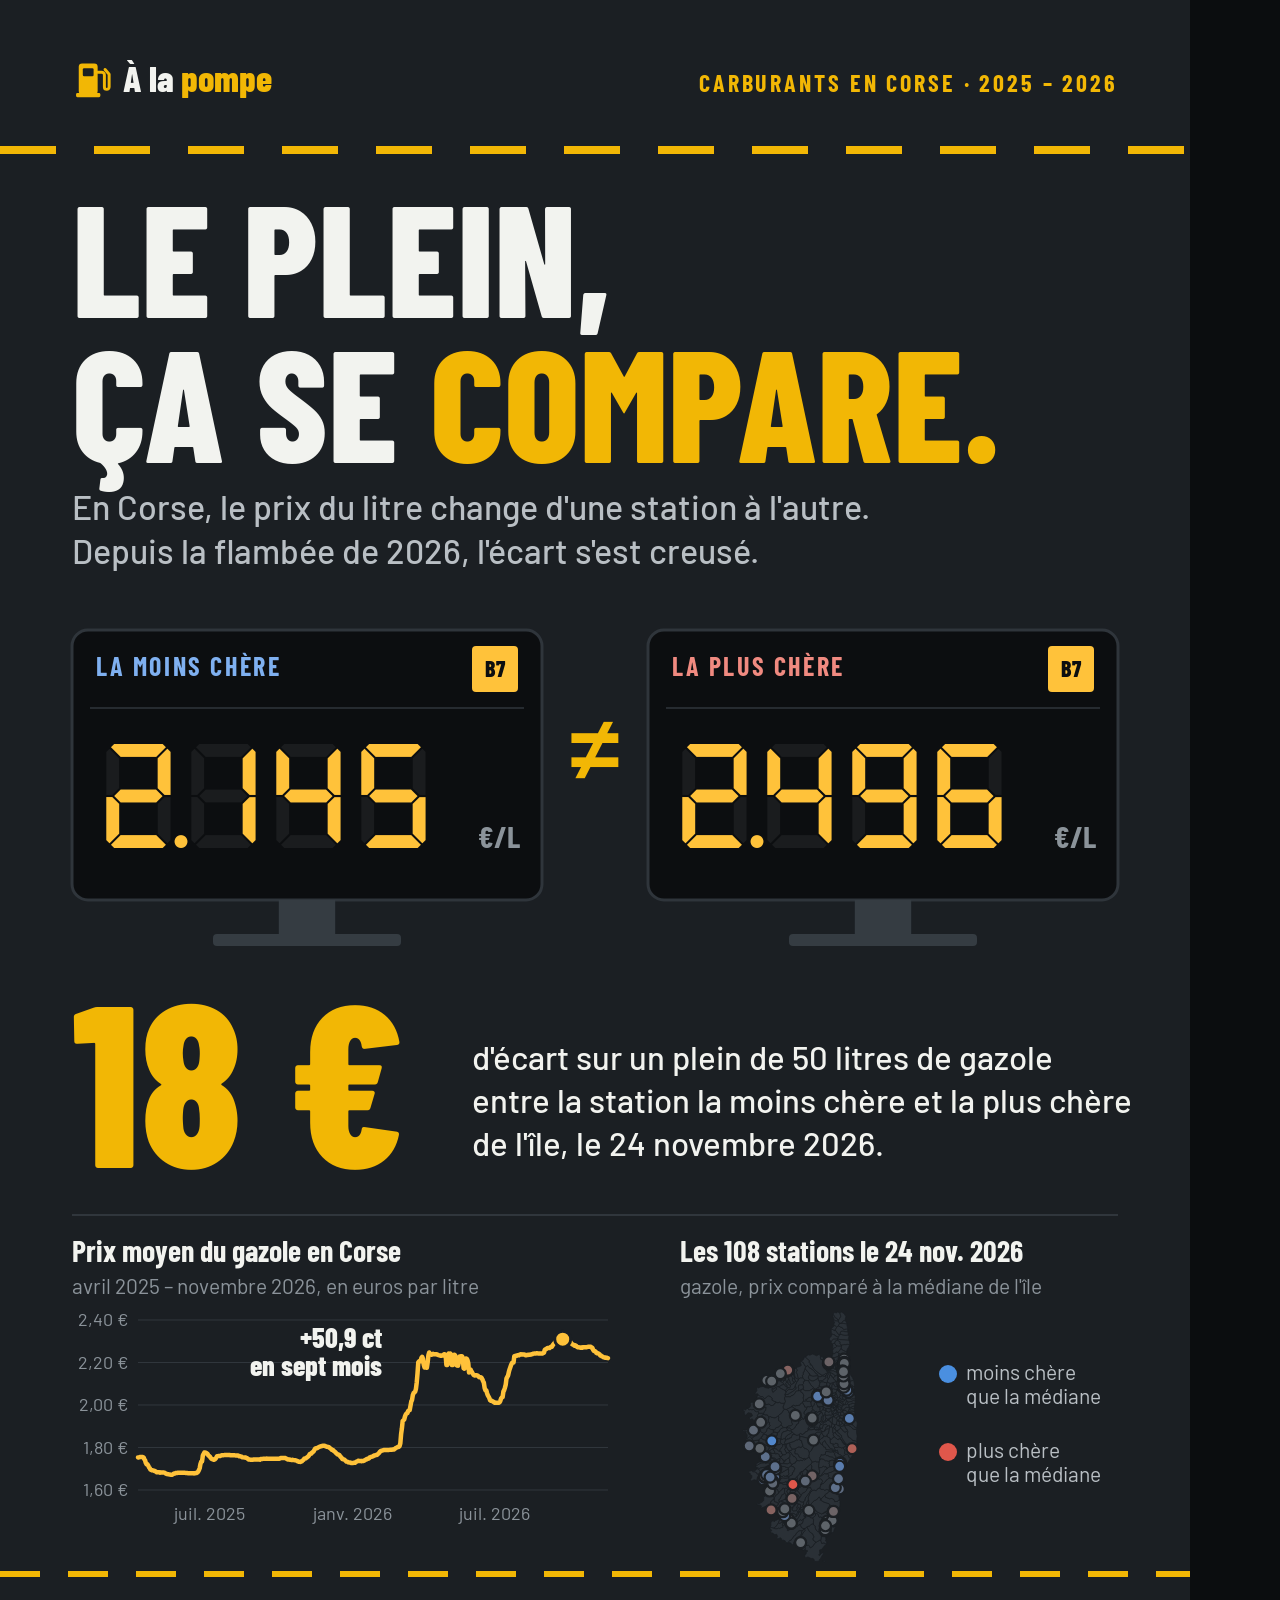
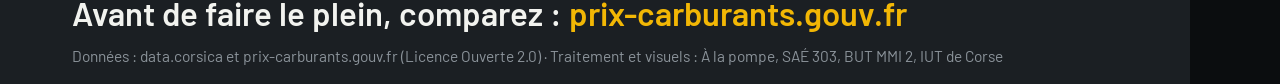
<file: sources-visuels/atelier.html>
<!DOCTYPE html>
<html lang="fr">
<head>
<meta charset="utf-8">
<title>Atelier des visuels — À la pompe</title>
<style>
  @font-face { font-family: "Barlow"; font-weight: 400; src: url("../site/fonts/barlow-latin-400-normal.woff2") format("woff2"); }
  @font-face { font-family: "Barlow"; font-weight: 500; src: url("../site/fonts/barlow-latin-500-normal.woff2") format("woff2"); }
  @font-face { font-family: "Barlow"; font-weight: 600; src: url("../site/fonts/barlow-latin-600-normal.woff2") format("woff2"); }
  @font-face { font-family: "Barlow"; font-weight: 700; src: url("../site/fonts/barlow-latin-700-normal.woff2") format("woff2"); }
  @font-face { font-family: "Barlow Condensed"; font-weight: 600; src: url("../site/fonts/barlow-condensed-latin-600-normal.woff2") format("woff2"); }
  @font-face { font-family: "Barlow Condensed"; font-weight: 700; src: url("../site/fonts/barlow-condensed-latin-700-normal.woff2") format("woff2"); }
  @font-face { font-family: "Barlow Condensed"; font-weight: 800; src: url("../site/fonts/barlow-condensed-latin-800-normal.woff2") format("woff2"); }
  @font-face { font-family: "DSEG7 Classic"; font-weight: 700; src: url("../site/fonts/DSEG7Classic-Bold.woff2") format("woff2"); }
  html, body { margin: 0; padding: 0; background: #0b0d0f; }
  svg { display: block; }
</style>
</head>
<body>
<div id="scene"></div>
<script src="../site/js/vendor/d3.v7.9.1.min.js"></script>
<script src="../site/data/data.js"></script>
<script src="../site/data/corse-geo.js"></script>
<script src="../site/js/common.js"></script>
<script src="atelier.js"></script>
</body>
</html>
</file>
<file: site/css/style.css>
/* =====================================================================
   À la pompe — feuille de style
   Charte : asphalte + marquage routier jaune ; codes des carburants
   (gazole B7 = jaune, SP95 E5 = vert, comme sur les pistolets des pompes).
   Mise en page : une colonne éditoriale (~65 caractères) qui s'élargit
   pour les graphiques ; bandeaux « asphalte » pour les temps forts.
   ===================================================================== */

@font-face { font-family: "Barlow"; font-weight: 400; font-style: normal; font-display: swap; src: url("../fonts/barlow-latin-400-normal.woff2") format("woff2"); }
@font-face { font-family: "Barlow"; font-weight: 400; font-style: italic; font-display: swap; src: url("../fonts/barlow-latin-400-italic.woff2") format("woff2"); }
@font-face { font-family: "Barlow"; font-weight: 500; font-style: normal; font-display: swap; src: url("../fonts/barlow-latin-500-normal.woff2") format("woff2"); }
@font-face { font-family: "Barlow"; font-weight: 600; font-style: normal; font-display: swap; src: url("../fonts/barlow-latin-600-normal.woff2") format("woff2"); }
@font-face { font-family: "Barlow"; font-weight: 700; font-style: normal; font-display: swap; src: url("../fonts/barlow-latin-700-normal.woff2") format("woff2"); }
@font-face { font-family: "Barlow Condensed"; font-weight: 600; font-style: normal; font-display: swap; src: url("../fonts/barlow-condensed-latin-600-normal.woff2") format("woff2"); }
@font-face { font-family: "Barlow Condensed"; font-weight: 700; font-style: normal; font-display: swap; src: url("../fonts/barlow-condensed-latin-700-normal.woff2") format("woff2"); }
@font-face { font-family: "Barlow Condensed"; font-weight: 800; font-style: normal; font-display: swap; src: url("../fonts/barlow-condensed-latin-800-normal.woff2") format("woff2"); }
@font-face { font-family: "DSEG7 Classic"; font-weight: 700; font-style: normal; font-display: swap; src: url("../fonts/DSEG7Classic-Bold.woff2") format("woff2"); }

:root {
  /* couleurs (thème clair) */
  --bg: #f1f2ee;
  --surface: #fdfdfc;
  --surface-2: #e9ebe5;
  --ink: #15181b;
  --ink-2: #4a5056;
  --muted: #596067;
  --line: #e1e2dc;
  --axis: #c2c5be;
  --asphalt: #1b1f23;
  --asphalt-2: #272c31;
  --on-asphalt: #f2f3ef;
  --on-asphalt-2: #b9bfc4;
  --mark: #f2b705;
  --gazole: #d99a00;
  --sp95: #1a8a4a;
  --moins: #2a6fc4;
  --neutre: #dfdfd9;
  --plus: #c9372c;
  --cat-1: #2a78d6;
  --cat-2: #eb6834;
  --cat-3: #1baf7a;
  --cat-autre: #9a9f99;
  --focus: #2a6fc4;
  --shadow: 0 1px 2px rgba(21, 24, 27, .06), 0 6px 18px rgba(21, 24, 27, .07);
  /* typographies */
  --font-display: "Barlow Condensed", "Arial Narrow", "Roboto Condensed", sans-serif;
  --font-body: "Barlow", "Segoe UI", system-ui, -apple-system, sans-serif;
  --font-led: "DSEG7 Classic", "Courier New", monospace;
  /* mise en page */
  --wrap: 1180px;
  --text: 68ch;
  --radius: 10px;
  color-scheme: light;
}

@media (prefers-color-scheme: dark) {
  :root:not([data-theme="light"]) {
    --bg: #101215; --surface: #1a1d21; --surface-2: #23272c; --ink: #eef0f2; --ink-2: #c3c8cd; --muted: #8f969c;
    --line: #2c3035; --axis: #40464c; --asphalt: #0b0d0f; --asphalt-2: #171a1d; --on-asphalt: #eef0f2; --on-asphalt-2: #a9b0b6;
    --gazole: #c78400; --sp95: #168250; --moins: #4a8fe0; --neutre: #3b3e42; --plus: #e0574b;
    --cat-1: #3987e5; --cat-2: #d95926; --cat-3: #199e70; --cat-autre: #7b8187; --focus: #6aa6ef;
    --shadow: 0 1px 2px rgba(0, 0, 0, .4), 0 8px 24px rgba(0, 0, 0, .35);
    color-scheme: dark;
  }
}
:root[data-theme="dark"] {
  --bg: #101215; --surface: #1a1d21; --surface-2: #23272c; --ink: #eef0f2; --ink-2: #c3c8cd; --muted: #8f969c;
  --line: #2c3035; --axis: #40464c; --asphalt: #0b0d0f; --asphalt-2: #171a1d; --on-asphalt: #eef0f2; --on-asphalt-2: #a9b0b6;
  --gazole: #c78400; --sp95: #168250; --moins: #4a8fe0; --neutre: #3b3e42; --plus: #e0574b;
  --cat-1: #3987e5; --cat-2: #d95926; --cat-3: #199e70; --cat-autre: #7b8187; --focus: #6aa6ef;
  --shadow: 0 1px 2px rgba(0, 0, 0, .4), 0 8px 24px rgba(0, 0, 0, .35);
  color-scheme: dark;
}

/* ---------- base ---------- */
*, *::before, *::after { box-sizing: border-box; }
html { -webkit-text-size-adjust: 100%; scroll-behavior: smooth; }
@media (prefers-reduced-motion: reduce) { html { scroll-behavior: auto; } *, *::before, *::after { animation-duration: .01ms !important; transition-duration: .01ms !important; } }
body { margin: 0; background: var(--bg); color: var(--ink); font: 400 1.0625rem/1.6 var(--font-body); }
img, svg { max-width: 100%; }
img { height: auto; display: block; }
a { color: inherit; text-decoration-color: var(--mark); text-decoration-thickness: 3px; text-underline-offset: 3px; }
a:hover { text-decoration-color: currentColor; }
:focus-visible { outline: 3px solid var(--focus); outline-offset: 2px; border-radius: 3px; }
h1, h2, h3, h4 { font-family: var(--font-display); line-height: 1.05; text-wrap: balance; margin: 0; }
h1 { font-weight: 800; font-size: clamp(2.5rem, 5.6vw, 4.4rem); letter-spacing: -.01em; }
h2 { font-weight: 800; font-size: clamp(1.9rem, 3.6vw, 2.75rem); }
h3 { font-weight: 700; font-size: 1.45rem; line-height: 1.15; }
h4 { font-weight: 700; font-size: 1.15rem; }
p { margin: 0; }
strong { font-weight: 600; }
.wrap { width: min(100% - 32px, var(--wrap)); margin-inline: auto; }
.text { max-width: var(--text); }
.flow > * + * { margin-top: 1rem; }
.sr-only { position: absolute; width: 1px; height: 1px; overflow: hidden; clip: rect(0 0 0 0); white-space: nowrap; }
.skip { position: absolute; left: 12px; top: -60px; background: var(--mark); color: #15181b; padding: 8px 14px; border-radius: 6px; z-index: 100; font-weight: 600; }
.skip:focus { top: 12px; }
.num { font-variant-numeric: tabular-nums; }

/* ---------- en-tête ---------- */
.site-header { position: sticky; top: 0; z-index: 50; background: var(--asphalt); color: var(--on-asphalt); border-bottom: 1px solid rgba(255, 255, 255, .06); }
.site-header .wrap { display: flex; align-items: center; gap: 24px; min-height: 64px; }
.logo { display: inline-flex; align-items: center; gap: 10px; text-decoration: none; font-family: var(--font-display); font-weight: 800; font-size: 1.55rem; letter-spacing: .01em; color: var(--on-asphalt); white-space: nowrap; }
.logo svg { width: 30px; height: 30px; flex: none; }
.logo span em { font-style: normal; color: var(--mark); }
.nav { margin-left: auto; display: flex; align-items: center; gap: 4px; }
.nav a { text-decoration: none; padding: 8px 12px; border-radius: 6px; font-weight: 500; color: var(--on-asphalt-2); }
.nav a:hover { color: var(--on-asphalt); background: rgba(255, 255, 255, .06); }
.nav a[aria-current="page"] { color: var(--on-asphalt); box-shadow: inset 0 -3px 0 var(--mark); border-radius: 6px 6px 0 0; }
.icon-btn { display: inline-grid; place-items: center; width: 40px; height: 40px; border-radius: 8px; border: 1px solid rgba(255, 255, 255, .14); background: transparent; color: var(--on-asphalt); cursor: pointer; }
.icon-btn:hover { background: rgba(255, 255, 255, .08); }
.icon-btn svg { width: 20px; height: 20px; }
.burger { display: none; }
@media (max-width: 860px) {
  .burger { display: inline-grid; margin-left: auto; }
  .nav { position: absolute; left: 0; right: 0; top: 64px; flex-direction: column; align-items: stretch; gap: 0; padding: 8px 16px 16px; background: var(--asphalt); border-bottom: 1px solid rgba(255, 255, 255, .08); display: none; }
  .nav.open { display: flex; }
  .nav a { padding: 12px 8px; }
  .nav a[aria-current="page"] { box-shadow: inset 4px 0 0 var(--mark); border-radius: 0; padding-left: 14px; }
  .nav .icon-btn { margin-top: 8px; }
}

/* ---------- bandeau asphalte / héros ---------- */
.band { background: var(--asphalt); color: var(--on-asphalt); }
.band .lede { color: var(--on-asphalt-2); }
.hero { padding: clamp(40px, 7vw, 84px) 0 clamp(40px, 6vw, 72px); position: relative; overflow: hidden; }
.hero::after { /* marquage de chaussée en pointillé, en bas du bandeau */
  content: ""; position: absolute; left: 0; right: 0; bottom: 18px; height: 6px;
  background: repeating-linear-gradient(90deg, var(--mark) 0 46px, transparent 46px 86px); opacity: .9; }
.hero .wrap { display: grid; grid-template-columns: minmax(0, 1.25fr) minmax(0, .9fr); gap: clamp(28px, 5vw, 64px); align-items: center; }
.eyebrow { display: inline-flex; align-items: center; gap: 10px; font: 600 .9rem/1.2 var(--font-display); text-transform: uppercase; letter-spacing: .12em; color: var(--muted); }
.band .eyebrow { color: var(--mark); }
.eyebrow::before { content: ""; width: 26px; height: 4px; background: var(--mark); border-radius: 2px; }
.hero h1 { margin-top: 14px; }
.hero h1 .hl { color: var(--mark); }
.lede { font-size: clamp(1.1rem, 1.6vw, 1.28rem); line-height: 1.55; max-width: 56ch; margin-top: 18px; color: var(--ink-2); }
.hero .actions { display: flex; flex-wrap: wrap; gap: 12px; margin-top: 28px; }
@media (max-width: 900px) { .hero .wrap { grid-template-columns: 1fr; } }

.btn { display: inline-flex; align-items: center; gap: 8px; font: 600 1rem/1 var(--font-body); padding: 13px 18px; border-radius: 8px; border: 1px solid transparent; text-decoration: none; cursor: pointer; }
.btn-mark { background: var(--mark); color: #15181b; }
.btn-mark:hover { filter: brightness(1.06); }
.btn-ghost { border-color: rgba(255, 255, 255, .28); color: var(--on-asphalt); background: transparent; }
.btn-ghost:hover { background: rgba(255, 255, 255, .08); }
.btn svg { width: 18px; height: 18px; }

/* totem de prix (panneau de station) */
.totem { justify-self: center; width: min(100%, 360px); }
.totem-panel { background: #0c0e10; border-radius: 14px; padding: 18px 18px 14px; border: 2px solid #2f353b; box-shadow: 0 18px 40px rgba(0, 0, 0, .45), inset 0 0 0 4px #15191c; }
.totem-head { display: flex; justify-content: space-between; align-items: baseline; font: 700 .95rem/1 var(--font-display); letter-spacing: .1em; text-transform: uppercase; color: #cfd4d8; padding: 2px 4px 12px; border-bottom: 1px solid #262b30; }
.totem-head time { color: var(--mark); font-variant-numeric: tabular-nums; letter-spacing: .04em; }
.totem-row { display: grid; grid-template-columns: auto 1fr; align-items: center; gap: 14px; padding: 12px 4px; border-bottom: 1px solid #1d2125; }
.totem-row:last-of-type { border-bottom: 0; }
.fuel-badge { display: inline-grid; place-items: center; width: 44px; height: 44px; font: 800 1.05rem/1 var(--font-display); color: #0c0e10; }
.fuel-badge.b7 { background: var(--gazole); border-radius: 4px; }
.fuel-badge.e5 { background: #23a35a; border-radius: 50%; color: #fff; }
.totem-name { font: 700 .82rem/1.1 var(--font-display); letter-spacing: .1em; text-transform: uppercase; color: #9aa2a8; }
.led { font-family: var(--font-led); font-weight: 700; font-size: clamp(2.3rem, 5vw, 3rem); line-height: 1; letter-spacing: .04em; font-variant-numeric: tabular-nums; position: relative; display: inline-block; }
.led .ghost { position: absolute; inset: 0; color: rgba(255, 255, 255, .06); }
.led .on { position: relative; }
.led-g { color: #ffc23a; text-shadow: 0 0 12px rgba(255, 176, 0, .45); }
.led-s { color: #4ee28e; text-shadow: 0 0 12px rgba(46, 204, 113, .4); }
.led small { font-family: var(--font-display); font-size: .38em; letter-spacing: .06em; color: #8b939a; margin-left: 6px; text-shadow: none; vertical-align: .9em; }
.totem-foot { display: flex; justify-content: space-between; gap: 10px; padding: 10px 4px 0; font-size: .85rem; color: #9aa2a8; }
.totem-pole { width: 34px; height: 46px; margin: 0 auto; background: linear-gradient(90deg, #2a3035, #3b4248 45%, #22272b); }
.totem-base { width: 120px; height: 10px; margin: 0 auto; background: #2a3035; border-radius: 4px 4px 0 0; }
.totem-caption { margin-top: 12px; text-align: center; font-size: .9rem; color: var(--on-asphalt-2); }
.totem-replay { background: none; border: 0; color: var(--mark); font: inherit; text-decoration: underline; cursor: pointer; padding: 0; }

/* ---------- sections ---------- */
main { display: block; }
.section { padding: clamp(48px, 7vw, 88px) 0; }
.section + .section { padding-top: 0; }
.section-head { display: grid; gap: 14px; margin-bottom: 28px; }
.section-head h2 { max-width: 22ch; }
.section-head .lede { margin-top: 0; }
.kpis { display: grid; grid-template-columns: repeat(auto-fit, minmax(200px, 1fr)); gap: 14px; margin-top: -36px; position: relative; z-index: 2; }
.kpi { background: var(--surface); border-radius: var(--radius); padding: 18px 18px 16px; box-shadow: var(--shadow); border-top: 4px solid var(--mark); }
.kpi .label { font-size: .92rem; color: var(--ink-2); line-height: 1.35; }
.kpi .value { font: 600 2.4rem/1.05 var(--font-body); letter-spacing: -.01em; margin-top: 8px; }
.kpi .value small { font-size: .5em; font-weight: 500; color: var(--ink-2); margin-left: 2px; }
.kpi .sub { font-size: .85rem; color: var(--muted); margin-top: 6px; }

.cards { display: grid; grid-template-columns: repeat(auto-fit, minmax(260px, 1fr)); gap: 16px; }
.card { background: var(--surface); border-radius: var(--radius); padding: 22px; box-shadow: var(--shadow); display: grid; gap: 10px; align-content: start; text-decoration: none; }
a.card:hover { outline: 2px solid var(--mark); }
.card .pic { width: 42px; height: 42px; color: var(--ink); }
.card p { color: var(--ink-2); }

/* ---------- cartes de graphique ---------- */
.chart-card { background: var(--surface); border-radius: var(--radius); box-shadow: var(--shadow); padding: clamp(16px, 2.4vw, 28px); margin: 0; }
.chart-card + .chart-card { margin-top: 28px; }
.chart-head { display: grid; gap: 6px; margin-bottom: 16px; }
.chart-head h3 { max-width: 34ch; }
.chart-head .sub { color: var(--ink-2); max-width: 70ch; }
.controls { display: flex; flex-wrap: wrap; align-items: center; gap: 10px 16px; margin: 4px 0 14px; }
.seg { display: inline-flex; background: var(--surface-2); border-radius: 8px; padding: 3px; gap: 2px; }
.seg button { font: 500 .95rem/1 var(--font-body); border: 0; background: transparent; color: var(--ink-2); padding: 9px 12px; border-radius: 6px; cursor: pointer; display: inline-flex; align-items: center; gap: 7px; }
.seg button[aria-pressed="true"] { background: var(--surface); color: var(--ink); box-shadow: 0 1px 3px rgba(0, 0, 0, .12); font-weight: 600; }
.seg button:hover { color: var(--ink); }
.ctl-label { font-size: .9rem; color: var(--muted); }
.check { display: inline-flex; align-items: center; gap: 7px; font-size: .95rem; color: var(--ink-2); cursor: pointer; }
.check input { width: 17px; height: 17px; accent-color: var(--ink); }
.key { display: inline-block; vertical-align: middle; }
.key-sq { width: 11px; height: 11px; border-radius: 2px; }
.key-ci { width: 12px; height: 12px; border-radius: 50%; }
.key-line { width: 18px; height: 3px; border-radius: 2px; }
.bg-g { background: var(--gazole); } .bg-s { background: var(--sp95); }
.chart { position: relative; width: 100%; }
.chart svg { display: block; width: 100%; height: auto; overflow: visible; }
.legend { display: flex; flex-wrap: wrap; gap: 6px 18px; font-size: .92rem; color: var(--ink-2); margin: 2px 0 10px; }
.legend span { display: inline-flex; align-items: center; gap: 7px; }
.chart-foot { display: flex; flex-wrap: wrap; align-items: center; justify-content: space-between; gap: 10px 16px; margin-top: 14px; padding-top: 12px; border-top: 1px solid var(--line); font-size: .85rem; color: var(--muted); }
.export { display: inline-flex; gap: 6px; }
.export button, .mini-btn { font: 500 .85rem/1 var(--font-body); border: 1px solid var(--line); background: var(--surface); color: var(--ink-2); padding: 7px 10px; border-radius: 6px; cursor: pointer; display: inline-flex; align-items: center; gap: 6px; }
.export button:hover, .mini-btn:hover { border-color: var(--axis); color: var(--ink); }
.export svg, .mini-btn svg { width: 14px; height: 14px; }
details.data-table { margin-top: 10px; font-size: .9rem; }
details.data-table summary { cursor: pointer; color: var(--ink-2); font-weight: 500; }
.table-scroll { overflow-x: auto; margin-top: 10px; max-height: 420px; overflow-y: auto; border: 1px solid var(--line); border-radius: 8px; }
table { border-collapse: collapse; width: 100%; font-size: .92rem; }
th, td { text-align: left; padding: 8px 10px; border-bottom: 1px solid var(--line); white-space: nowrap; }
th { font-weight: 600; color: var(--ink-2); background: var(--surface-2); position: sticky; top: 0; z-index: 1; }
td.n, th.n { text-align: right; font-variant-numeric: tabular-nums; }
tbody tr:hover { background: var(--surface-2); }
.toast { position: fixed; left: 50%; bottom: 24px; transform: translateX(-50%); background: var(--ink); color: var(--surface); padding: 10px 16px; border-radius: 8px; font-size: .95rem; z-index: 90; box-shadow: var(--shadow); }

/* ---------- éléments SVG des graphiques ---------- */
.grid line { stroke: var(--line); shape-rendering: crispEdges; }
.grid .domain { display: none; }
.axis .domain, .axis line { stroke: var(--axis); shape-rendering: crispEdges; }
.axis text, .tick-label { fill: var(--muted); font: 400 12.5px var(--font-body); }
.axis-title { fill: var(--muted); font: 500 12.5px var(--font-body); }
.zero { stroke: var(--ink-2); stroke-width: 1; shape-rendering: crispEdges; }
.line { fill: none; stroke-width: 2; stroke-linejoin: round; stroke-linecap: round; }
.line-g { stroke: var(--gazole); } .line-s { stroke: var(--sp95); }
.band-g { fill: var(--gazole); fill-opacity: .16; } .band-s { fill: var(--sp95); fill-opacity: .14; }
.band-ext { fill-opacity: .09; }
.fill-g { fill: var(--gazole); } .fill-s { fill: var(--sp95); }
.label-strong { fill: var(--ink); font: 600 13.5px var(--font-body); }
.label { fill: var(--ink-2); font: 400 13px var(--font-body); }
.label-muted { fill: var(--muted); font: 400 12px var(--font-body); }
.halo { paint-order: stroke; stroke: var(--surface); stroke-width: 4px; stroke-linejoin: round; }
.annot-line { stroke: var(--ink-2); stroke-width: 1; }
.annot-zone { fill: var(--ink); opacity: .045; }
.annot-num { fill: var(--surface); font: 700 11px var(--font-body); }
.annot-dot { fill: var(--ink); }
.crosshair { stroke: var(--ink-2); stroke-width: 1; pointer-events: none; }
.dot-ring { stroke: var(--surface); stroke-width: 2; }
.ref-line { stroke: var(--ink-2); stroke-width: 1.5; stroke-dasharray: 5 4; fill: none; }
.box { fill: var(--surface-2); stroke: var(--axis); }
.whisker { stroke: var(--ink-2); stroke-width: 1.2; }
.median { stroke: var(--ink); stroke-width: 2.5; }
.bar-one { fill: var(--cat-1); }
.mean-line { stroke: var(--ink); stroke-width: 1.5; }
.commune { fill: var(--surface-2); stroke: var(--surface); stroke-width: .6; }
.dep-line { fill: none; stroke: var(--axis); stroke-width: 1.2; }
.coast { fill: none; stroke: var(--ink-2); stroke-width: 1; opacity: .5; }
.station { stroke: var(--surface); stroke-width: 1.8; cursor: pointer; }
.station.is-hot, .bee.is-hot { stroke: var(--ink); stroke-width: 2.5; }
.bee { stroke: var(--surface); stroke-width: 1.5; cursor: pointer; }
.hit { fill: transparent; cursor: pointer; }
.cell { shape-rendering: crispEdges; }
.cell.empty { fill: var(--surface-2); }
.reg-yx { stroke: var(--ink); stroke-width: 2; fill: none; }
.reg-xy { stroke: var(--cat-2); stroke-width: 2; fill: none; }
.reg-mayer { stroke: var(--cat-1); stroke-width: 2; fill: none; }
.g-point { fill: var(--ink); stroke: var(--surface); stroke-width: 2; }
.g-sub { fill: var(--surface); stroke: var(--cat-1); stroke-width: 2.5; }

/* infobulle */
.tooltip { position: fixed; z-index: 80; pointer-events: none; background: var(--surface); color: var(--ink); border: 1px solid var(--line); border-radius: 8px; box-shadow: var(--shadow); padding: 10px 12px; font-size: .9rem; line-height: 1.35; min-width: 160px; max-width: 280px; opacity: 0; transform: translateY(4px); transition: opacity .12s, transform .12s; }
.tooltip.show { opacity: 1; transform: none; }
.tooltip .t-title { font-weight: 600; margin-bottom: 6px; }
.tooltip .t-sub { color: var(--muted); font-size: .82rem; margin: -4px 0 6px; }
.tooltip .t-row { display: flex; align-items: center; gap: 8px; justify-content: space-between; }
.tooltip .t-row + .t-row { margin-top: 3px; }
.tooltip .t-key { display: inline-flex; align-items: center; gap: 7px; color: var(--ink-2); }
.tooltip .t-val { font-weight: 600; font-variant-numeric: tabular-nums; }

/* ---------- carte + distribution ---------- */
.explorer { display: grid; grid-template-columns: minmax(0, 1fr) minmax(0, 1.15fr); gap: 24px; align-items: start; }
@media (max-width: 960px) { .explorer { grid-template-columns: 1fr; } }
.player { display: grid; grid-template-columns: auto 1fr auto; align-items: center; gap: 12px; background: var(--surface-2); border-radius: 10px; padding: 10px 12px; margin-bottom: 16px; }
.player .play { width: 44px; height: 44px; border-radius: 50%; border: 0; background: var(--ink); color: var(--surface); display: grid; place-items: center; cursor: pointer; }
.player .play svg { width: 18px; height: 18px; }
.player input[type="range"] { width: 100%; accent-color: var(--ink); }
.player output { font: 600 1rem/1 var(--font-body); font-variant-numeric: tabular-nums; min-width: 9.5em; text-align: right; }
.day-stats { display: grid; grid-template-columns: repeat(2, minmax(0, 1fr)); gap: 10px; margin-top: 14px; }
.day-stat { background: var(--surface-2); border-radius: 8px; padding: 10px 12px; }
.day-stat .k { font-size: .82rem; color: var(--muted); }
.day-stat .v { font: 600 1.3rem/1.2 var(--font-body); font-variant-numeric: tabular-nums; }
.day-stat .w { font-size: .82rem; color: var(--ink-2); line-height: 1.3; }
.scale-legend { display: flex; align-items: center; gap: 10px; font-size: .85rem; color: var(--ink-2); flex-wrap: wrap; }
.scale-legend .ramp { width: 180px; height: 10px; border-radius: 5px; }

/* calculateur */
.calc { display: grid; grid-template-columns: minmax(0, 1fr) minmax(0, 1.2fr); gap: 24px; align-items: center; }
@media (max-width: 860px) { .calc { grid-template-columns: 1fr; } }
.calc label { display: block; font-weight: 600; margin-bottom: 6px; }
.calc .field + .field { margin-top: 16px; }
.calc input[type="range"] { width: 100%; accent-color: var(--ink); }
.calc-out { display: grid; gap: 10px; }
.calc-line { display: grid; grid-template-columns: 9em 1fr auto; align-items: center; gap: 12px; }
.calc-line .bar { height: 14px; border-radius: 0 4px 4px 0; background: var(--axis); transition: width .35s ease; }
.calc-line.cheap .bar { background: var(--moins); } .calc-line.dear .bar { background: var(--plus); }
.calc-line .eur { font: 600 1.15rem/1 var(--font-body); font-variant-numeric: tabular-nums; min-width: 5.5em; text-align: right; }
.calc-save { margin-top: 6px; padding: 12px 14px; border-left: 4px solid var(--mark); background: var(--surface-2); border-radius: 0 8px 8px 0; }
.calc-save strong { font-size: 1.25rem; }

.search { font: 400 1rem var(--font-body); padding: 10px 12px; border-radius: 8px; border: 1px solid var(--axis); background: var(--surface); color: var(--ink); width: min(100%, 320px); }
th button { all: unset; cursor: pointer; display: inline-flex; gap: 6px; align-items: center; }
th button:focus-visible { outline: 3px solid var(--focus); }
th[aria-sort="ascending"] button::after { content: "▲"; font-size: .7em; }
th[aria-sort="descending"] button::after { content: "▼"; font-size: .7em; }

/* ---------- analyse ---------- */
.stats-grid { display: grid; grid-template-columns: repeat(auto-fit, minmax(300px, 1fr)); gap: 16px; }
.eq { font: 600 1.05rem/1.4 var(--font-body); font-variant-numeric: tabular-nums; }
.reg-panel { display: grid; grid-template-columns: repeat(auto-fit, minmax(190px, 1fr)); gap: 10px; margin-top: 14px; }
.reg-item { background: var(--surface-2); border-radius: 8px; padding: 10px 12px; font-size: .92rem; }
.reg-item .k { color: var(--muted); font-size: .82rem; display: flex; align-items: center; gap: 7px; }
.steps { counter-reset: s; display: grid; gap: 14px; padding: 0; margin: 0; list-style: none; }
.steps li { counter-increment: s; display: grid; grid-template-columns: 40px 1fr; gap: 14px; background: var(--surface); border-radius: var(--radius); padding: 16px; box-shadow: var(--shadow); }
.steps li::before { content: counter(s); width: 36px; height: 36px; border-radius: 50%; background: var(--asphalt); color: var(--mark); display: grid; place-items: center; font: 800 1.15rem/1 var(--font-display); }
.steps h3 { font-size: 1.15rem; line-height: 1.2; margin-bottom: 4px; }
.steps p { color: var(--ink-2); }
.dl-list { display: grid; gap: 10px; grid-template-columns: repeat(auto-fit, minmax(260px, 1fr)); }
.dl { display: flex; gap: 12px; align-items: center; background: var(--surface); padding: 14px 16px; border-radius: var(--radius); box-shadow: var(--shadow); text-decoration: none; }
.dl:hover { outline: 2px solid var(--mark); }
.dl svg { width: 28px; height: 28px; flex: none; }
.dl small { display: block; color: var(--muted); }

/* ---------- communication ---------- */
.gallery { display: grid; grid-template-columns: repeat(12, 1fr); gap: 20px; }
.poster { grid-column: span 4; background: var(--surface); border-radius: var(--radius); box-shadow: var(--shadow); overflow: hidden; display: flex; flex-direction: column; }
.poster.wide { grid-column: span 8; }
.poster.half { grid-column: span 6; }
@media (max-width: 980px) { .poster, .poster.wide, .poster.half { grid-column: span 12; } }
.poster .thumb { background: var(--surface-2); display: grid; place-items: center; padding: 16px; cursor: zoom-in; border: 0; width: 100%; }
.poster .thumb img, .poster .thumb video { max-height: 520px; width: auto; box-shadow: 0 6px 20px rgba(0, 0, 0, .18); border-radius: 4px; }
.poster .meta { padding: 16px 18px 18px; display: grid; gap: 8px; }
.poster .meta p { color: var(--ink-2); font-size: .95rem; }
.tags { display: flex; flex-wrap: wrap; gap: 6px; }
.tag { font-size: .8rem; padding: 4px 8px; border-radius: 99px; background: var(--surface-2); color: var(--ink-2); }
.dl-row { display: flex; flex-wrap: wrap; gap: 8px; margin-top: 4px; }
.swatches { display: grid; grid-template-columns: repeat(auto-fit, minmax(120px, 1fr)); gap: 12px; }
.swatch { border-radius: 8px; overflow: hidden; background: var(--surface); box-shadow: var(--shadow); font-size: .85rem; }
.swatch .c { height: 64px; }
.swatch .t { padding: 8px 10px; }
.swatch code { color: var(--muted); }
.type-spec { display: grid; grid-template-columns: repeat(auto-fit, minmax(240px, 1fr)); gap: 16px; }
.type-spec .card .big { font-size: 2.2rem; line-height: 1; }
.lightbox { position: fixed; inset: 0; background: rgba(8, 9, 10, .88); z-index: 95; display: none; place-items: center; padding: 24px; }
.lightbox.open { display: grid; }
.lightbox img { max-height: 90vh; width: auto; border-radius: 4px; }
.lightbox button { position: absolute; top: 16px; right: 16px; }

/* ---------- pied de page ---------- */
.site-footer { background: var(--asphalt); color: var(--on-asphalt-2); padding: 40px 0 28px; margin-top: clamp(48px, 7vw, 88px); font-size: .95rem; }
.site-footer .wrap { display: grid; grid-template-columns: 1.4fr 1fr 1fr; gap: 28px; }
.site-footer h3 { font-size: 1.15rem; line-height: 1.2; color: var(--on-asphalt); margin-bottom: 8px; }
.chart-head h2 { font-size: 1.45rem; line-height: 1.15; font-weight: 700; }
.site-footer ul { list-style: none; padding: 0; margin: 0; display: grid; gap: 6px; }
.site-footer .legal { grid-column: 1 / -1; border-top: 1px solid rgba(255, 255, 255, .1); padding-top: 16px; font-size: .85rem; }
@media (max-width: 760px) { .site-footer .wrap { grid-template-columns: 1fr; } }

@media print {
  .site-header, .controls, .export, .player, .site-footer, .burger { display: none !important; }
  body { background: #fff; }
  .chart-card, .kpi, .card { box-shadow: none; border: 1px solid #ddd; }
}

/* ---------- page Territoire ---------- */
.kpis-flat { margin-top: 0; }
/* distance à la station la plus proche : rampe ordinale à une teinte (bleu), validée en clair et en sombre */
:root { --d0: #84b9f3; --d1: #338ced; --d2: #1b64be; --d3: #0e3d7e; }
@media (prefers-color-scheme: dark) { :root:not([data-theme="light"]) { --d0: #1757ac; --d1: #257de0; --d2: #6aabf1; --d3: #b6d5f8; } }
:root[data-theme="dark"] { --d0: #1757ac; --d1: #257de0; --d2: #6aabf1; --d3: #b6d5f8; }
.commune-d { stroke: var(--surface); stroke-width: .6; }
.st-point { stroke: var(--surface); stroke-width: 1.6; }
.st-vide { fill: var(--surface); stroke: var(--ink-2); stroke-width: 1.6; }
.st-acces { fill: var(--surface); stroke: var(--ink); stroke-width: 1.6; }
.simu { display: grid; grid-template-columns: minmax(0, 1fr) minmax(0, 1.35fr); gap: 28px; align-items: start; }
@media (max-width: 860px) { .simu { grid-template-columns: 1fr; } }
.simu label { display: block; font-weight: 600; margin-bottom: 6px; }
.simu .field + .field { margin-top: 18px; }
.simu .ctl-label { margin: 0 0 6px; }
.simu input[type="range"] { width: 100%; accent-color: var(--ink); }
.simu .seg { flex-wrap: wrap; }
.simu-out { display: grid; gap: 14px; }
.simu-note { grid-column: 1 / -1; margin: 0; }
table.duel td, table.duel th { white-space: normal; vertical-align: middle; }
table.duel td.n { width: 22%; }
table.duel td.src { color: var(--muted); font-size: .82rem; min-width: 12em; }
.duel .val { display: grid; gap: 4px; justify-items: end; }
.duel .bar { height: 6px; border-radius: 3px; background: var(--axis); justify-self: stretch; }
.duel .bar i { display: block; height: 100%; border-radius: 3px; background: var(--ink-2); }
.duel .plus-expose { font-weight: 600; }
.sources-list ul { margin: 12px 0 0; padding-left: 1.2em; display: grid; gap: 6px; font-size: .92rem; }
.sources-list a { color: var(--ink-2); }
@media (max-width: 600px) { table.duel td.src, table.duel th:last-child { display: none; } table.duel td.n { width: 30%; } }

/* Cibles tactiles : 44 px minimum sur écrans tactiles (WCAG 2.5.5) */
@media (pointer: coarse), (max-width: 760px) {
  .seg button, .export button, .mini-btn, .totem-replay, .data-table summary { min-height: 44px; min-width: 44px; }
  .seg button { padding-inline: 14px; }
  .data-table summary { display: flex; align-items: center; }
  .icon-btn { width: 44px; height: 44px; }
  .logo, .skip { min-height: 44px; display: inline-flex; align-items: center; }
  .site-footer a, .source a { display: inline-block; padding-block: 11px; }
  input[type="radio"], input[type="checkbox"] { min-width: 24px; min-height: 24px; }
  label:has(> input[type="radio"]), label:has(> input[type="checkbox"]) { min-height: 44px; display: inline-flex; align-items: center; gap: 8px; }
}
.table-scroll:focus-visible { outline: 3px solid var(--focus); outline-offset: 2px; }
@media (pointer: coarse), (max-width: 760px) {
  th button { min-height: 44px; min-width: 44px; }
  input.search, input[type="search"], .search { min-height: 44px; }
  .sources-list a, .data-table li a, .prose a, p a { padding-block: 2px; }
  .sources-list li a { display: inline-block; padding-block: 12px; }
}
</file>
